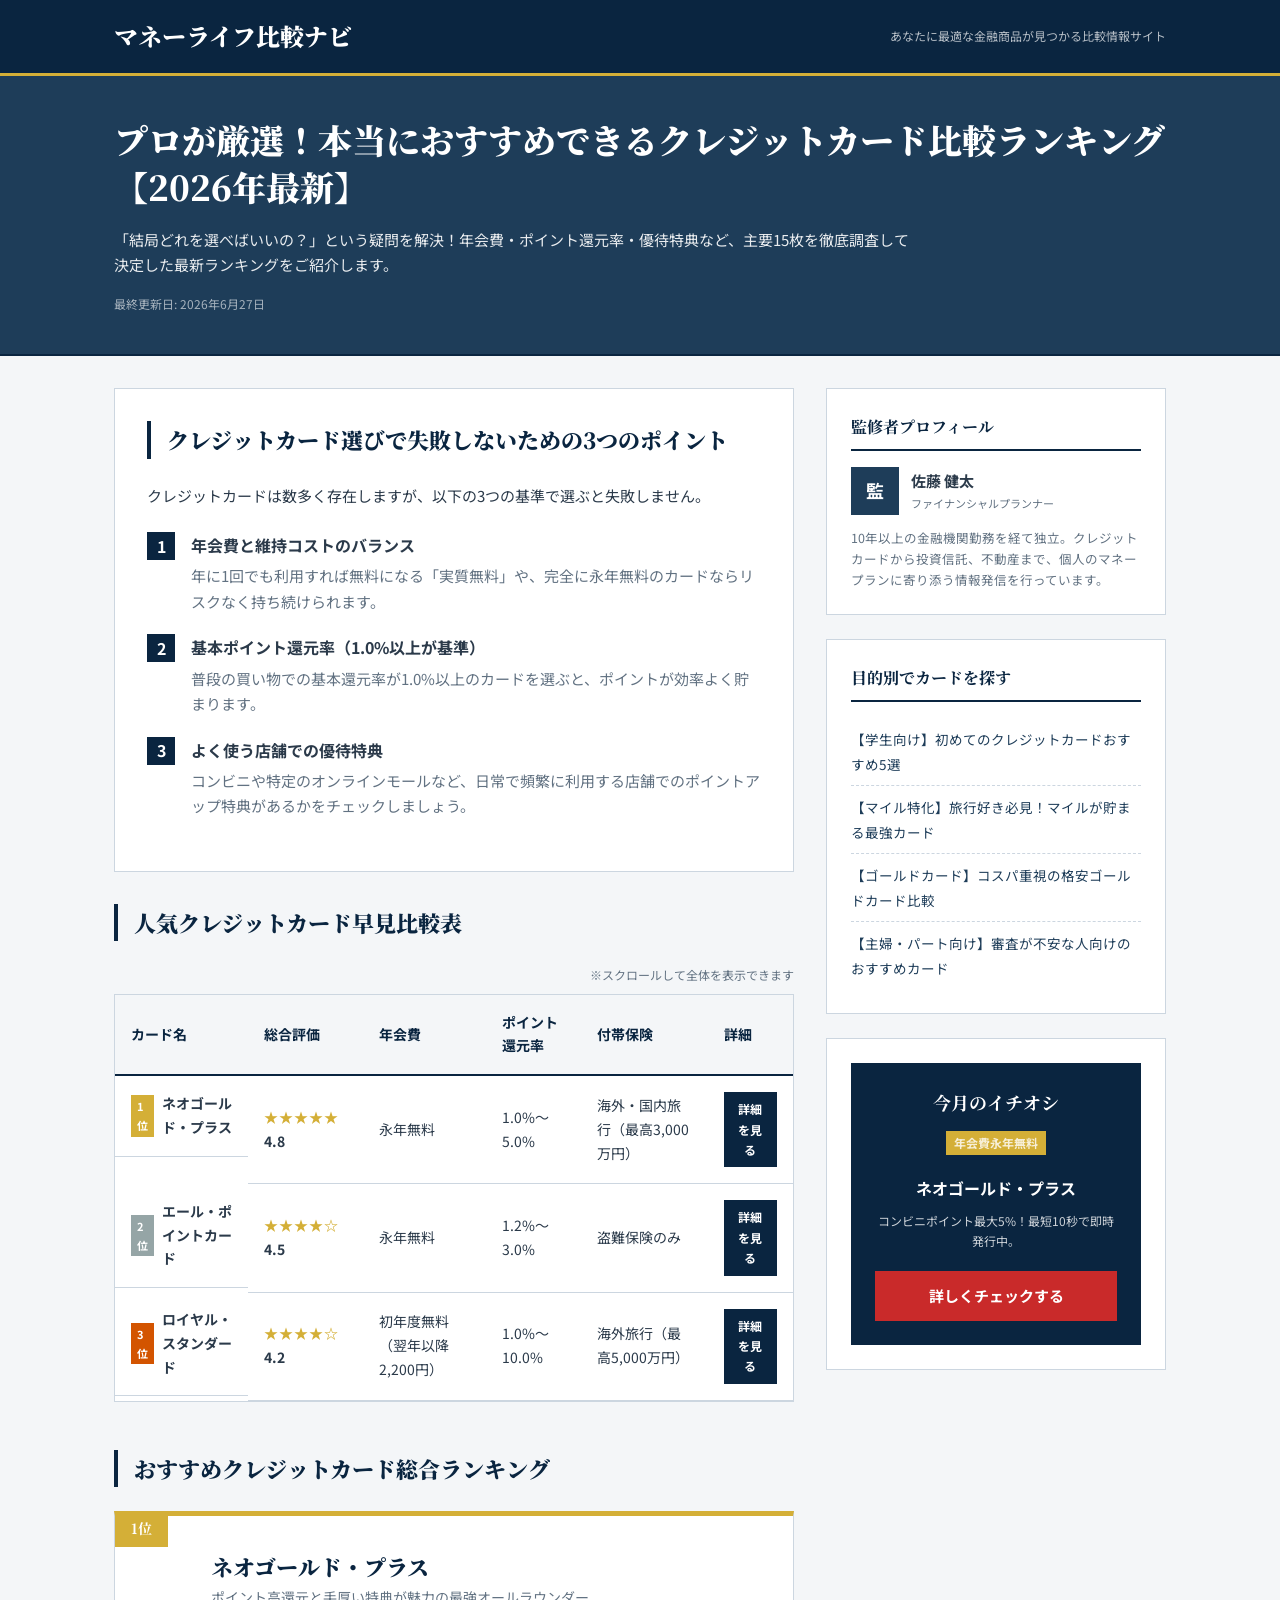
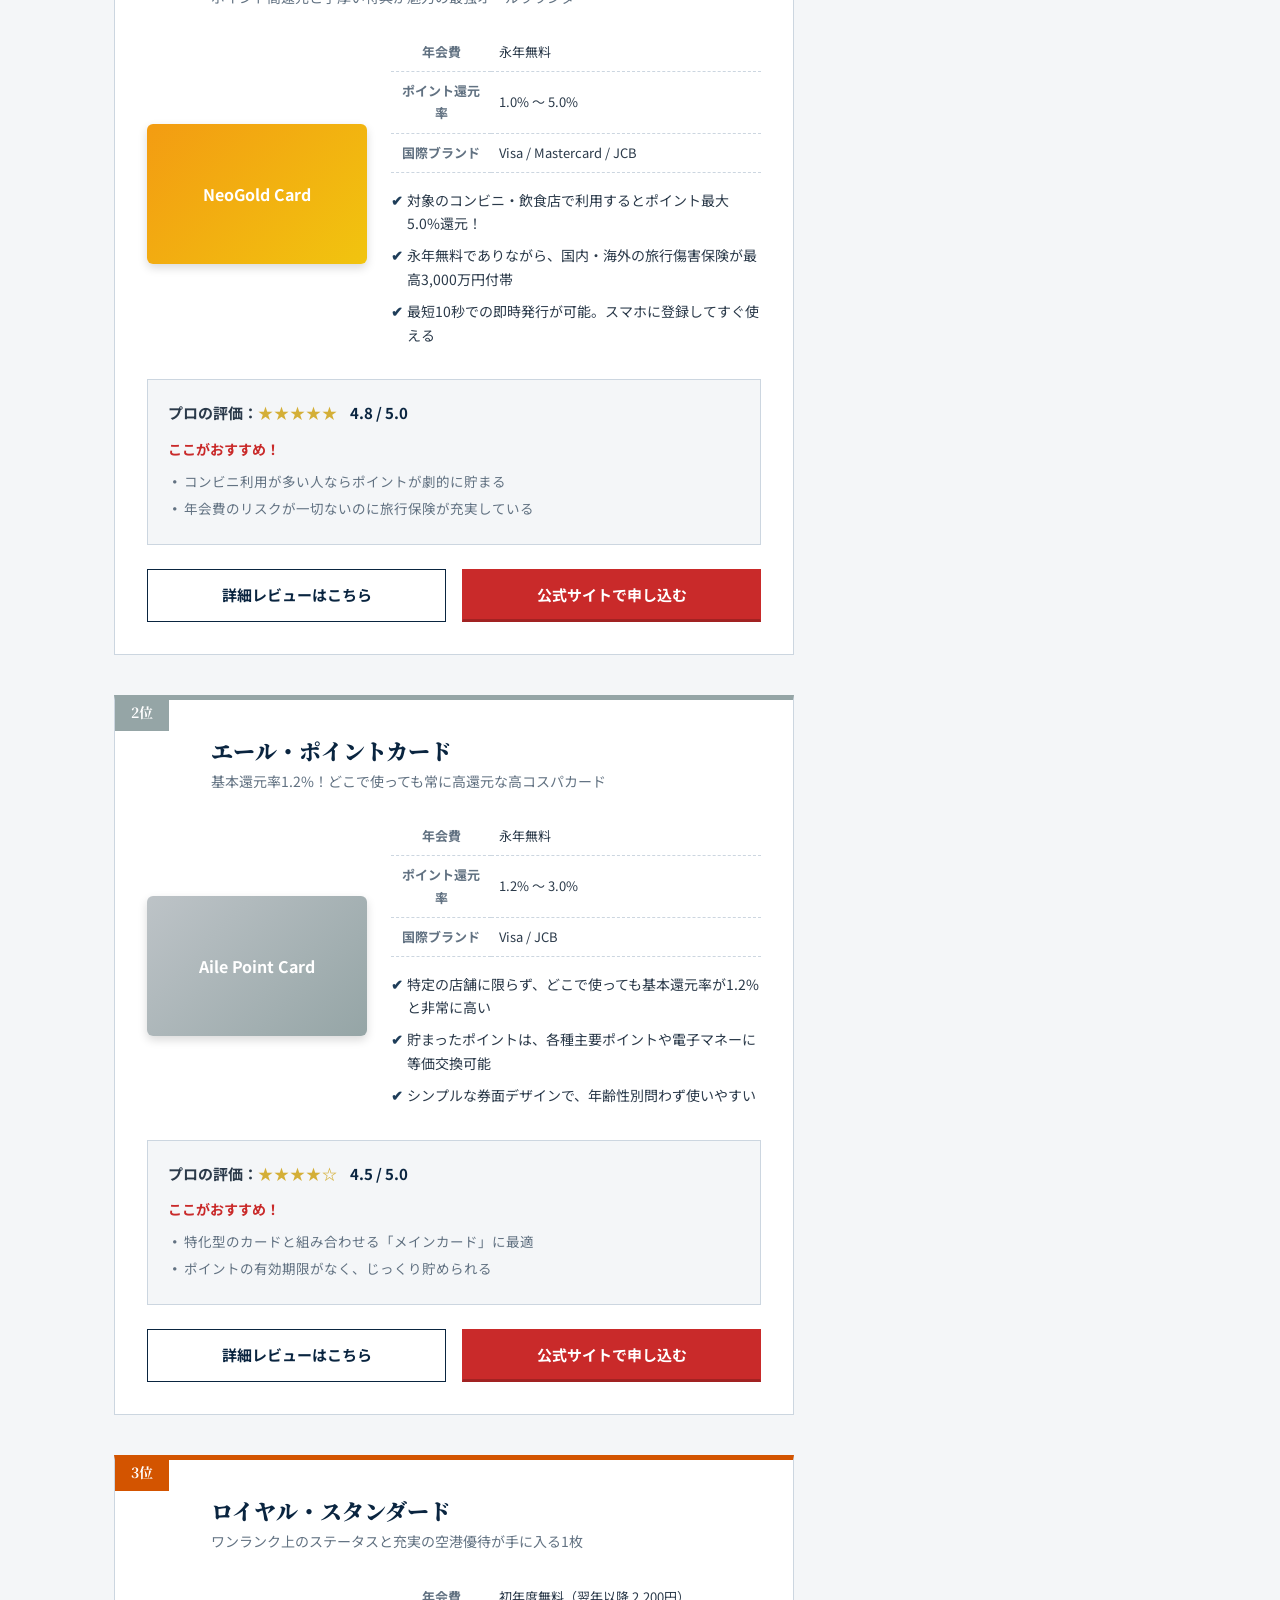
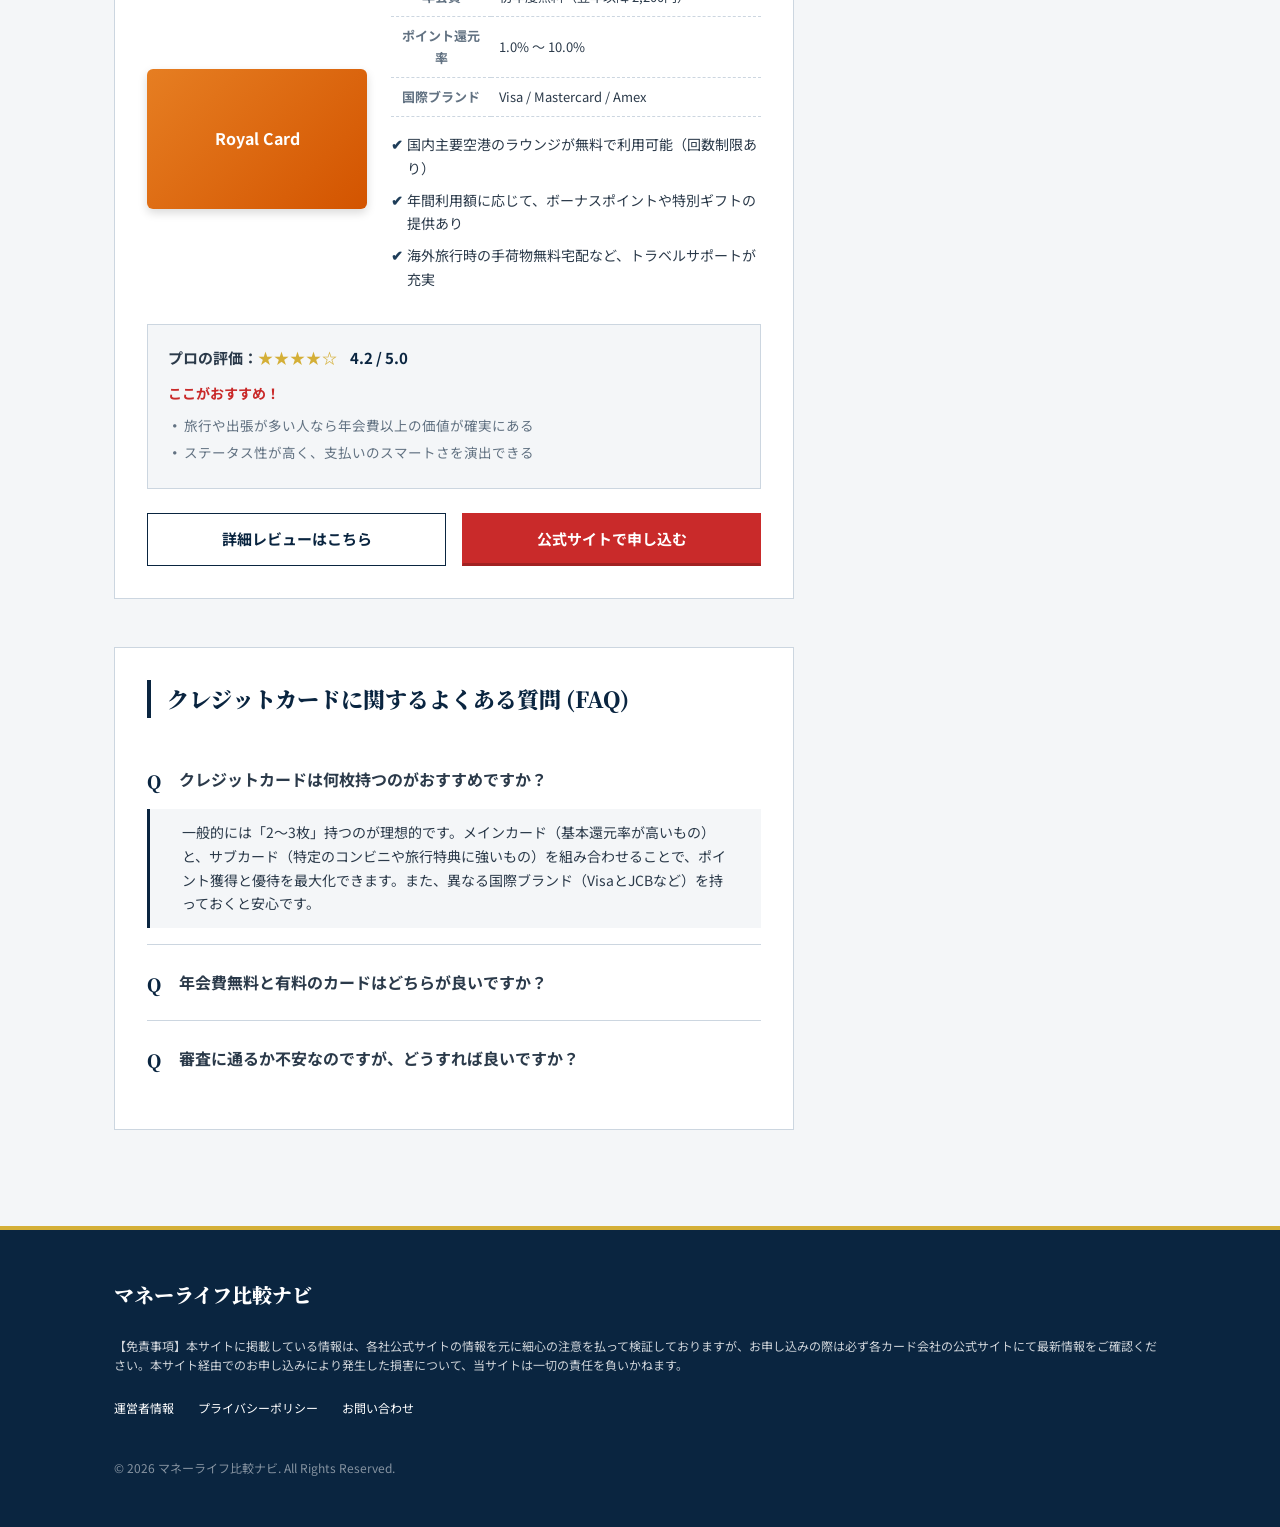
<file: 01_finance_ranking/index.html>
<!DOCTYPE html>
<html lang="ja">
<head>
  <meta charset="UTF-8">
  <meta name="viewport" content="width=device-width, initial-scale=1.0">
  <title>【2026年最新】クレジットカードおすすめ比較＆人気ランキング10選</title>
  <meta name="description" content="年会費無料やポイント還元率、マイルの貯まりやすさなど、本当に得するおすすめクレジットカードを徹底比較！あなたにピッタリの1枚が見つかります。">
  <link rel="preconnect" href="https://fonts.googleapis.com">
  <link rel="preconnect" href="https://fonts.gstatic.com" crossorigin>
  <link href="https://fonts.googleapis.com/css2?family=Noto+Serif+JP:wght@600;900&family=Noto+Sans+JP:wght@400;500;700&display=swap" rel="stylesheet">
  <link rel="stylesheet" href="style.css">
</head>
<body>

  <!-- ヘッダー -->
  <header class="site-header">
    <div class="container header-container">
      <div class="site-logo">
        <a href="#">マネーライフ比較ナビ</a>
      </div>
      <p class="site-tagline">あなたに最適な金融商品が見つかる比較情報サイト</p>
    </div>
  </header>

  <!-- メインビジュアル -->
  <div class="hero-section">
    <div class="container hero-container">
      <h1 class="hero-title">プロが厳選！本当におすすめできるクレジットカード比較ランキング【2026年最新】</h1>
      <p class="hero-desc">「結局どれを選べばいいの？」という疑問を解決！年会費・ポイント還元率・優待特典など、主要15枚を徹底調査して決定した最新ランキングをご紹介します。</p>
      <p class="hero-update">最終更新日: <time datetime="2026-06-27">2026年6月27日</time></p>
    </div>
  </div>

  <div class="container main-layout">
    <!-- メインコンテンツ -->
    <main class="main-content">
      
      <!-- 導入セクション -->
      <section class="intro-section card">
        <h2 class="section-title">クレジットカード選びで失敗しないための3つのポイント</h2>
        <p>クレジットカードは数多く存在しますが、以下の3つの基準で選ぶと失敗しません。</p>
        <ul class="point-list">
          <li>
            <strong class="point-num">1</strong>
            <div>
              <h3>年会費と維持コストのバランス</h3>
              <p>年に1回でも利用すれば無料になる「実質無料」や、完全に永年無料のカードならリスクなく持ち続けられます。</p>
            </div>
          </li>
          <li>
            <strong class="point-num">2</strong>
            <div>
              <h3>基本ポイント還元率（1.0%以上が基準）</h3>
              <p>普段の買い物での基本還元率が1.0%以上のカードを選ぶと、ポイントが効率よく貯まります。</p>
            </div>
          </li>
          <li>
            <strong class="point-num">3</strong>
            <div>
              <h3>よく使う店舗での優待特典</h3>
              <p>コンビニや特定のオンラインモールなど、日常で頻繁に利用する店舗でのポイントアップ特典があるかをチェックしましょう。</p>
            </div>
          </li>
        </ul>
      </section>

      <!-- 簡易比較テーブル -->
      <section class="comparison-section">
        <h2 class="section-title">人気クレジットカード早見比較表</h2>
        <p class="table-note">※スクロールして全体を表示できます</p>
        <div class="table-wrapper">
          <table class="comparison-table">
            <thead>
              <tr>
                <th>カード名</th>
                <th>総合評価</th>
                <th>年会費</th>
                <th>ポイント還元率</th>
                <th>付帯保険</th>
                <th>詳細</th>
              </tr>
            </thead>
            <tbody>
              <tr>
                <td class="td-card-name">
                  <span class="badge badge-rank1">1位</span>
                  <strong>ネオゴールド・プラス</strong>
                </td>
                <td class="td-eval"><span class="stars">★★★★★</span> 4.8</td>
                <td>永年無料</td>
                <td>1.0%〜5.0%</td>
                <td>海外・国内旅行（最高3,000万円）</td>
                <td><a href="#rank1" class="btn btn-sm">詳細を見る</a></td>
              </tr>
              <tr>
                <td class="td-card-name">
                  <span class="badge badge-rank2">2位</span>
                  <strong>エール・ポイントカード</strong>
                </td>
                <td class="td-eval"><span class="stars">★★★★☆</span> 4.5</td>
                <td>永年無料</td>
                <td>1.2%〜3.0%</td>
                <td>盗難保険のみ</td>
                <td><a href="#rank2" class="btn btn-sm">詳細を見る</a></td>
              </tr>
              <tr>
                <td class="td-card-name">
                  <span class="badge badge-rank3">3位</span>
                  <strong>ロイヤル・スタンダード</strong>
                </td>
                <td class="td-eval"><span class="stars">★★★★☆</span> 4.2</td>
                <td>初年度無料（翌年以降 2,200円）</td>
                <td>1.0%〜10.0%</td>
                <td>海外旅行（最高5,000万円）</td>
                <td><a href="#rank3" class="btn btn-sm">詳細を見る</a></td>
              </tr>
            </tbody>
          </table>
        </div>
      </section>

      <!-- ランキング -->
      <section class="ranking-section">
        <h2 class="section-title">おすすめクレジットカード総合ランキング</h2>

        <!-- 1位 -->
        <article id="rank1" class="ranking-card border-gold">
          <div class="rank-badge rank-badge-1">1位</div>
          <div class="card-header-area">
            <h3 class="card-title">ネオゴールド・プラス</h3>
            <p class="card-subtitle">ポイント高還元と手厚い特典が魅力の最強オールラウンダー</p>
          </div>
          <div class="card-body-area">
            <div class="card-visual">
              <div class="dummy-image-gold">NeoGold Card</div>
            </div>
            <div class="card-info">
              <table class="spec-table-mini">
                <tr><th>年会費</th><td>永年無料</td></tr>
                <tr><th>ポイント還元率</th><td>1.0% 〜 5.0%</td></tr>
                <tr><th>国際ブランド</th><td>Visa / Mastercard / JCB</td></tr>
              </table>
              <ul class="features-list">
                <li>対象のコンビニ・飲食店で利用するとポイント最大5.0%還元！</li>
                <li>永年無料でありながら、国内・海外の旅行傷害保険が最高3,000万円付帯</li>
                <li>最短10秒での即時発行が可能。スマホに登録してすぐ使える</li>
              </ul>
            </div>
          </div>
          <div class="card-eval-box">
            <div class="eval-stars">
              <span class="label">プロの評価：</span>
              <span class="stars">★★★★★</span>
              <span class="score">4.8 / 5.0</span>
            </div>
            <div class="points-box positive">
              <h4>ここがおすすめ！</h4>
              <ul>
                <li>コンビニ利用が多い人ならポイントが劇的に貯まる</li>
                <li>年会費のリスクが一切ないのに旅行保険が充実している</li>
              </ul>
            </div>
          </div>
          <div class="card-cta-area">
            <a href="#" class="btn btn-sub" target="_blank" rel="nofollow">詳細レビューはこちら</a>
            <a href="#" class="btn btn-main btn-bounce" target="_blank" rel="nofollow">公式サイトで申し込む</a>
          </div>
        </article>

        <!-- 2位 -->
        <article id="rank2" class="ranking-card border-silver">
          <div class="rank-badge rank-badge-2">2位</div>
          <div class="card-header-area">
            <h3 class="card-title">エール・ポイントカード</h3>
            <p class="card-subtitle">基本還元率1.2%！どこで使っても常に高還元な高コスパカード</p>
          </div>
          <div class="card-body-area">
            <div class="card-visual">
              <div class="dummy-image-silver">Aile Point Card</div>
            </div>
            <div class="card-info">
              <table class="spec-table-mini">
                <tr><th>年会費</th><td>永年無料</td></tr>
                <tr><th>ポイント還元率</th><td>1.2% 〜 3.0%</td></tr>
                <tr><th>国際ブランド</th><td>Visa / JCB</td></tr>
              </table>
              <ul class="features-list">
                <li>特定の店舗に限らず、どこで使っても基本還元率が1.2%と非常に高い</li>
                <li>貯まったポイントは、各種主要ポイントや電子マネーに等価交換可能</li>
                <li>シンプルな券面デザインで、年齢性別問わず使いやすい</li>
              </ul>
            </div>
          </div>
          <div class="card-eval-box">
            <div class="eval-stars">
              <span class="label">プロの評価：</span>
              <span class="stars">★★★★☆</span>
              <span class="score">4.5 / 5.0</span>
            </div>
            <div class="points-box positive">
              <h4>ここがおすすめ！</h4>
              <ul>
                <li>特化型のカードと組み合わせる「メインカード」に最適</li>
                <li>ポイントの有効期限がなく、じっくり貯められる</li>
              </ul>
            </div>
          </div>
          <div class="card-cta-area">
            <a href="#" class="btn btn-sub" target="_blank" rel="nofollow">詳細レビューはこちら</a>
            <a href="#" class="btn btn-main btn-bounce" target="_blank" rel="nofollow">公式サイトで申し込む</a>
          </div>
        </article>

        <!-- 3位 -->
        <article id="rank3" class="ranking-card border-bronze">
          <div class="rank-badge rank-badge-3">3位</div>
          <div class="card-header-area">
            <h3 class="card-title">ロイヤル・スタンダード</h3>
            <p class="card-subtitle">ワンランク上のステータスと充実の空港優待が手に入る1枚</p>
          </div>
          <div class="card-body-area">
            <div class="card-visual">
              <div class="dummy-image-bronze">Royal Card</div>
            </div>
            <div class="card-info">
              <table class="spec-table-mini">
                <tr><th>年会費</th><td>初年度無料（翌年以降 2,200円）</td></tr>
                <tr><th>ポイント還元率</th><td>1.0% 〜 10.0%</td></tr>
                <tr><th>国際ブランド</th><td>Visa / Mastercard / Amex</td></tr>
              </table>
              <ul class="features-list">
                <li>国内主要空港のラウンジが無料で利用可能（回数制限あり）</li>
                <li>年間利用額に応じて、ボーナスポイントや特別ギフトの提供あり</li>
                <li>海外旅行時の手荷物無料宅配など、トラベルサポートが充実</li>
              </ul>
            </div>
          </div>
          <div class="card-eval-box">
            <div class="eval-stars">
              <span class="label">プロの評価：</span>
              <span class="stars">★★★★☆</span>
              <span class="score">4.2 / 5.0</span>
            </div>
            <div class="points-box positive">
              <h4>ここがおすすめ！</h4>
              <ul>
                <li>旅行や出張が多い人なら年会費以上の価値が確実にある</li>
                <li>ステータス性が高く、支払いのスマートさを演出できる</li>
              </ul>
            </div>
          </div>
          <div class="card-cta-area">
            <a href="#" class="btn btn-sub" target="_blank" rel="nofollow">詳細レビューはこちら</a>
            <a href="#" class="btn btn-main btn-bounce" target="_blank" rel="nofollow">公式サイトで申し込む</a>
          </div>
        </article>
      </section>

      <!-- よくある質問FAQ -->
      <section class="faq-section card">
        <h2 class="section-title">クレジットカードに関するよくある質問 (FAQ)</h2>
        <div class="faq-accordion">
          <details class="faq-item" open>
            <summary class="faq-q">クレジットカードは何枚持つのがおすすめですか？</summary>
            <div class="faq-a">
              <p>一般的には「2〜3枚」持つのが理想的です。メインカード（基本還元率が高いもの）と、サブカード（特定のコンビニや旅行特典に強いもの）を組み合わせることで、ポイント獲得と優待を最大化できます。また、異なる国際ブランド（VisaとJCBなど）を持っておくと安心です。</p>
            </div>
          </details>
          <details class="faq-item">
            <summary class="faq-q">年会費無料と有料のカードはどちらが良いですか？</summary>
            <div class="faq-a">
              <p>カードの利用金額や特典をどれだけ活用するかによります。年間の決済額が少ない、あるいは特別な優待（空港ラウンジや手厚い保険）が不要な場合は「年会費永年無料」のカードで十分です。年間決済額が多く、優待や保険をフル活用できるなら、年会費有料のカードの方がトータルでお得になることがあります。</p>
            </div>
          </details>
          <details class="faq-item">
            <summary class="faq-q">審査に通るか不安なのですが、どうすれば良いですか？</summary>
            <div class="faq-a">
              <p>審査基準は公開されていませんが、一般的には以下の点に注意すると通りやすくなります。①複数のカードに同時に申し込まない（多重申込とみなされるため）、②申込時の情報を正確に記入する、③比較的審査が通りやすいと言われる一般カード（年会費無料系）から申し込む、の3点です。</p>
            </div>
          </details>
        </div>
      </section>
    </main>

    <!-- サイドバー -->
    <aside class="sidebar">
      <!-- プロフィール -->
      <div class="sidebar-widget widget-author">
        <h3 class="widget-title">監修者プロフィール</h3>
        <div class="author-info">
          <div class="author-avatar">監</div>
          <div>
            <h4 class="author-name">佐藤 健太</h4>
            <p class="author-title">ファイナンシャルプランナー</p>
          </div>
        </div>
        <p class="author-desc">10年以上の金融機関勤務を経て独立。クレジットカードから投資信託、不動産まで、個人のマネープランに寄り添う情報発信を行っています。</p>
      </div>

      <!-- ピックアップ記事 -->
      <div class="sidebar-widget">
        <h3 class="widget-title">目的別でカードを探す</h3>
        <ul class="widget-list">
          <li><a href="#">【学生向け】初めてのクレジットカードおすすめ5選</a></li>
          <li><a href="#">【マイル特化】旅行好き必見！マイルが貯まる最強カード</a></li>
          <li><a href="#">【ゴールドカード】コスパ重視の格安ゴールドカード比較</a></li>
          <li><a href="#">【主婦・パート向け】審査が不安な人向けのおすすめカード</a></li>
        </ul>
      </div>

      <!-- 固定バナー風ウィジェット -->
      <div class="sidebar-widget sticky-widget">
        <div class="sidebar-ad">
          <h3>今月のイチオシ</h3>
          <p class="ad-tag">年会費永年無料</p>
          <h4>ネオゴールド・プラス</h4>
          <p>コンビニポイント最大5%！最短10秒で即時発行中。</p>
          <a href="#rank1" class="btn btn-main btn-block">詳しくチェックする</a>
        </div>
      </div>
    </aside>
  </div>

  <!-- フッター -->
  <footer class="site-footer">
    <div class="container footer-container">
      <div class="footer-logo">マネーライフ比較ナビ</div>
      <p class="footer-disclaimer">【免責事項】本サイトに掲載している情報は、各社公式サイトの情報を元に細心の注意を払って検証しておりますが、お申し込みの際は必ず各カード会社の公式サイトにて最新情報をご確認ください。本サイト経由でのお申し込みにより発生した損害について、当サイトは一切の責任を負いかねます。</p>
      <ul class="footer-links">
        <li><a href="#">運営者情報</a></li>
        <li><a href="#">プライバシーポリシー</a></li>
        <li><a href="#">お問い合わせ</a></li>
      </ul>
      <p class="footer-copy">&copy; 2026 マネーライフ比較ナビ. All Rights Reserved.</p>
    </div>
  </footer>

</body>
</html>
</file>
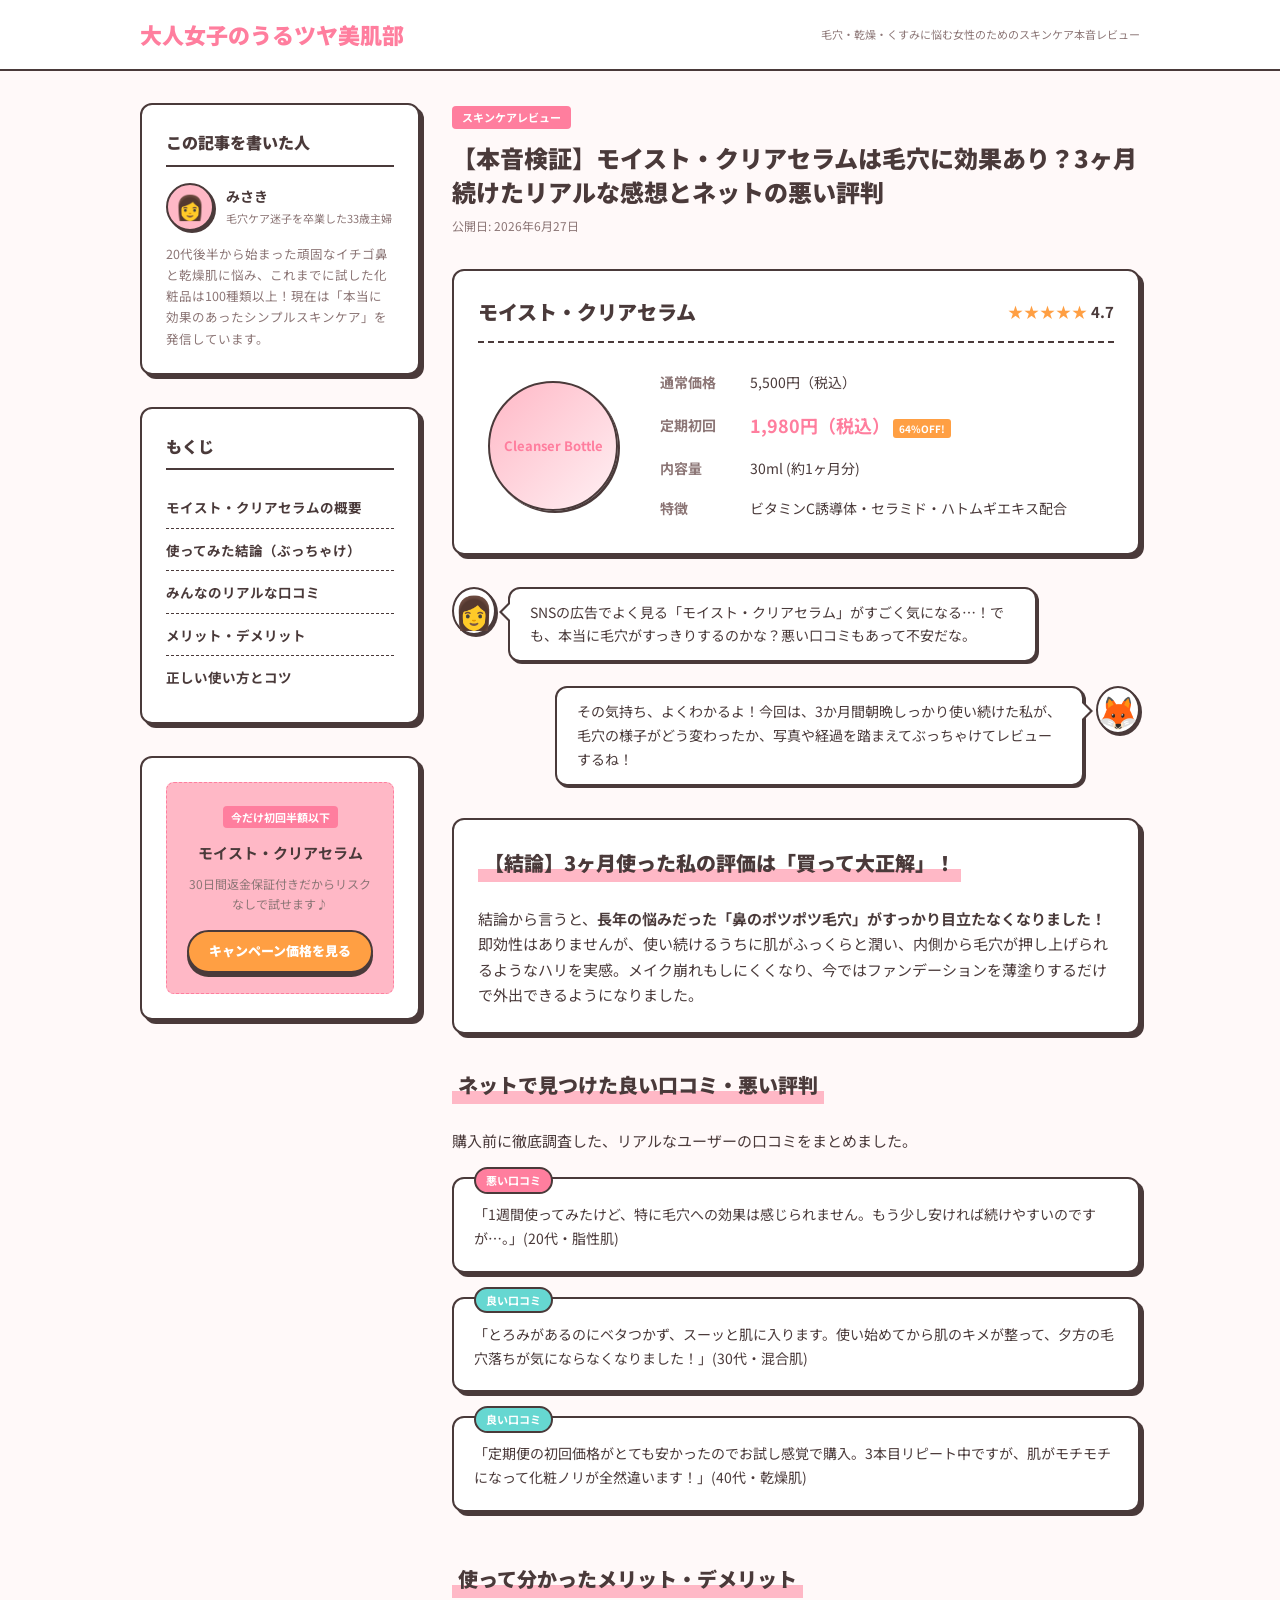
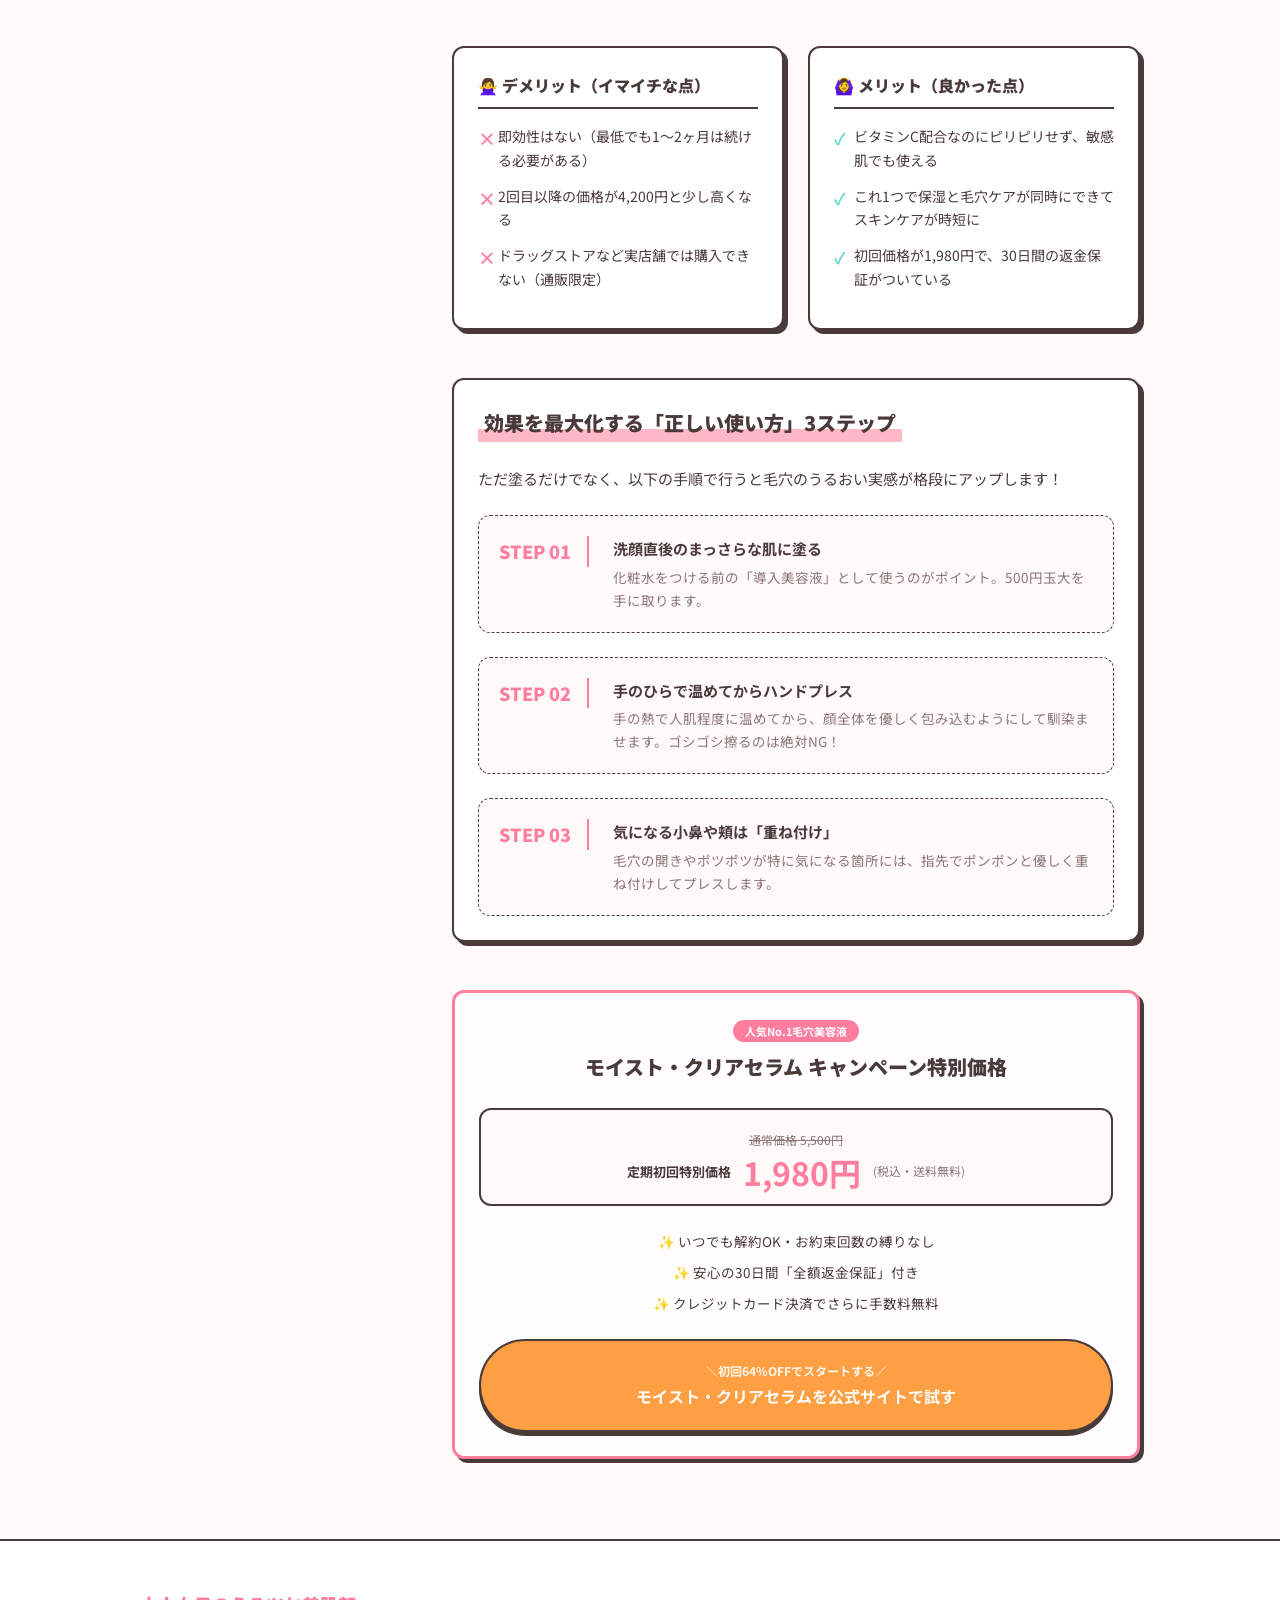
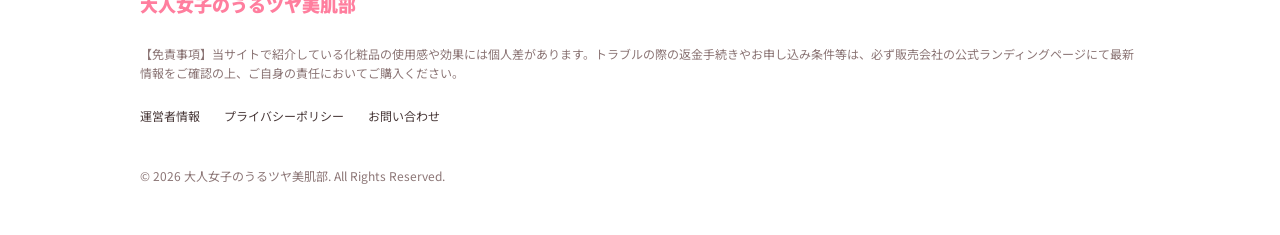
<file: 02_beauty_review/index.html>
<!DOCTYPE html>
<html lang="ja">
<head>
  <meta charset="UTF-8">
  <meta name="viewport" content="width=device-width, initial-scale=1.0">
  <title>毛穴対策の決定版？「モイスト・クリアセラム」を30代主婦が3ヶ月使った本音口コミレビュー</title>
  <meta name="description" content="SNSで話題の毛穴美容液「モイスト・クリアセラム」を実際に使ってみたリアルな効果をレビュー！良い口コミ・悪い評判、使い方まで分かりやすくまとめました。">
  <link rel="preconnect" href="https://fonts.googleapis.com">
  <link rel="preconnect" href="https://fonts.gstatic.com" crossorigin>
  <link href="https://fonts.googleapis.com/css2?family=Noto+Sans+JP:wght@400;500;700;900&display=swap" rel="stylesheet">
  <link rel="stylesheet" href="style.css">
</head>
<body>

  <!-- ヘッダー -->
  <header class="site-header">
    <div class="container header-container">
      <div class="site-logo">
        <a href="#">大人女子のうるツヤ美肌部</a>
      </div>
      <p class="site-tagline">毛穴・乾燥・くすみに悩む女性のためのスキンケア本音レビュー</p>
    </div>
  </header>

  <div class="container main-layout">
    <!-- 左サイドバー -->
    <aside class="sidebar">
      <!-- プロフィール -->
      <div class="sidebar-widget widget-author">
        <h3 class="widget-title">この記事を書いた人</h3>
        <div class="author-info">
          <div class="author-avatar">
            <span class="avatar-emoji">👩</span>
          </div>
          <div>
            <h4 class="author-name">みさき</h4>
            <p class="author-title">毛穴ケア迷子を卒業した33歳主婦</p>
          </div>
        </div>
        <p class="author-desc">20代後半から始まった頑固なイチゴ鼻と乾燥肌に悩み、これまでに試した化粧品は100種類以上！現在は「本当に効果のあったシンプルスキンケア」を発信しています。</p>
      </div>

      <!-- 目次 -->
      <div class="sidebar-widget">
        <h3 class="widget-title">もくじ</h3>
        <ul class="widget-list">
          <li><a href="#summary">モイスト・クリアセラムの概要</a></li>
          <li><a href="#conclusion">使ってみた結論（ぶっちゃけ）</a></li>
          <li><a href="#voice">みんなのリアルな口コミ</a></li>
          <li><a href="#proscons">メリット・デメリット</a></li>
          <li><a href="#step">正しい使い方とコツ</a></li>
        </ul>
      </div>

      <!-- 固定バナー風ウィジェット -->
      <div class="sidebar-widget sticky-widget">
        <div class="sidebar-ad">
          <span class="ad-badge">今だけ初回半額以下</span>
          <h4>モイスト・クリアセラム</h4>
          <p>30日間返金保証付きだからリスクなしで試せます♪</p>
          <a href="#cta-area" class="btn btn-main btn-block">キャンペーン価格を見る</a>
        </div>
      </div>
    </aside>

    <!-- 右メインコンテンツ -->
    <main class="main-content">
      
      <div class="article-header">
        <span class="cat-tag">スキンケアレビュー</span>
        <h1 class="entry-title">【本音検証】モイスト・クリアセラムは毛穴に効果あり？3ヶ月続けたリアルな感想とネットの悪い評判</h1>
        <p class="entry-meta">公開日: <time datetime="2026-06-27">2026年6月27日</time></p>
      </div>

      <!-- 商品概要カード -->
      <section id="summary" class="product-card card">
        <div class="prod-header">
          <h2 class="prod-title">モイスト・クリアセラム</h2>
          <span class="prod-rating"><span class="stars">★★★★★</span> 4.7</span>
        </div>
        <div class="prod-body">
          <div class="prod-img-area">
            <div class="dummy-cosme-img">Cleanser Bottle</div>
          </div>
          <div class="prod-info-area">
            <table class="prod-spec-table">
              <tr><th>通常価格</th><td>5,500円（税込）</td></tr>
              <tr><th>定期初回</th><td><strong>1,980円（税込）</strong> <span class="discount-tag">64%OFF!</span></td></tr>
              <tr><th>内容量</th><td>30ml (約1ヶ月分)</td></tr>
              <tr><th>特徴</th><td>ビタミンC誘導体・セラミド・ハトムギエキス配合</td></tr>
            </table>
          </div>
        </div>
      </section>

      <!-- 導入会話（吹き出し） -->
      <section class="intro-dialog">
        <div class="chat-bubble chat-left">
          <div class="chat-avatar">👩</div>
          <div class="chat-text-wrapper">
            <p class="chat-text">SNSの広告でよく見る「モイスト・クリアセラム」がすごく気になる…！でも、本当に毛穴がすっきりするのかな？悪い口コミもあって不安だな。</p>
          </div>
        </div>
        <div class="chat-bubble chat-right">
          <div class="chat-avatar">🦊</div>
          <div class="chat-text-wrapper">
            <p class="chat-text">その気持ち、よくわかるよ！今回は、3か月間朝晩しっかり使い続けた私が、毛穴の様子がどう変わったか、写真や経過を踏まえてぶっちゃけてレビューするね！</p>
          </div>
        </div>
      </section>

      <!-- 総合結論 -->
      <section id="conclusion" class="conclusion-section card">
        <h2 class="section-title">【結論】3ヶ月使った私の評価は「買って大正解」！</h2>
        <p>結論から言うと、<strong>長年の悩みだった「鼻のポツポツ毛穴」がすっかり目立たなくなりました！</strong></p>
        <p>即効性はありませんが、使い続けるうちに肌がふっくらと潤い、内側から毛穴が押し上げられるようなハリを実感。メイク崩れもしにくくなり、今ではファンデーションを薄塗りするだけで外出できるようになりました。</p>
      </section>

      <!-- 口コミセクション -->
      <section id="voice" class="voice-section">
        <h2 class="section-title">ネットで見つけた良い口コミ・悪い評判</h2>
        <p>購入前に徹底調査した、リアルなユーザーの口コミをまとめました。</p>
        
        <div class="voices-container">
          <div class="voice-box negative">
            <span class="voice-badge">悪い口コミ</span>
            <p class="voice-text">「1週間使ってみたけど、特に毛穴への効果は感じられません。もう少し安ければ続けやすいのですが…。」(20代・脂性肌)</p>
          </div>
          <div class="voice-box positive">
            <span class="voice-badge">良い口コミ</span>
            <p class="voice-text">「とろみがあるのにベタつかず、スーッと肌に入ります。使い始めてから肌のキメが整って、夕方の毛穴落ちが気にならなくなりました！」(30代・混合肌)</p>
          </div>
          <div class="voice-box positive">
            <span class="voice-badge">良い口コミ</span>
            <p class="voice-text">「定期便の初回価格がとても安かったのでお試し感覚で購入。3本目リピート中ですが、肌がモチモチになって化粧ノリが全然違います！」(40代・乾燥肌)</p>
          </div>
        </div>
      </section>

      <!-- メリット・デメリット -->
      <section id="proscons" class="proscons-section">
        <h2 class="section-title">使って分かったメリット・デメリット</h2>
        
        <div class="proscons-grid">
          <!-- デメリット -->
          <div class="proscons-box cons-card">
            <h3>🙅‍♀️ デメリット（イマイチな点）</h3>
            <ul>
              <li>即効性はない（最低でも1〜2ヶ月は続ける必要がある）</li>
              <li>2回目以降の価格が4,200円と少し高くなる</li>
              <li>ドラッグストアなど実店舗では購入できない（通販限定）</li>
            </ul>
          </div>
          <!-- メリット -->
          <div class="proscons-box pros-card">
            <h3>🙆‍♀️ メリット（良かった点）</h3>
            <ul>
              <li>ビタミンC配合なのにピリピリせず、敏感肌でも使える</li>
              <li>これ1つで保湿と毛穴ケアが同時にできてスキンケアが時短に</li>
              <li>初回価格が1,980円で、30日間の返金保証がついている</li>
            </ul>
          </div>
        </div>
      </section>

      <!-- 使い方ステップ -->
      <section id="step" class="step-section card">
        <h2 class="section-title">効果を最大化する「正しい使い方」3ステップ</h2>
        <p>ただ塗るだけでなく、以下の手順で行うと毛穴のうるおい実感が格段にアップします！</p>
        
        <ol class="step-list">
          <li>
            <div class="step-num">STEP 01</div>
            <div class="step-content">
              <h4>洗顔直後のまっさらな肌に塗る</h4>
              <p>化粧水をつける前の「導入美容液」として使うのがポイント。500円玉大を手に取ります。</p>
            </div>
          </li>
          <li>
            <div class="step-num">STEP 02</div>
            <div class="step-content">
              <h4>手のひらで温めてからハンドプレス</h4>
              <p>手の熱で人肌程度に温めてから、顔全体を優しく包み込むようにして馴染ませます。ゴシゴシ擦るのは絶対NG！</p>
            </div>
          </li>
          <li>
            <div class="step-num">STEP 03</div>
            <div class="step-content">
              <h4>気になる小鼻や頬は「重ね付け」</h4>
              <p>毛穴の開きやポツポツが特に気になる箇所には、指先でポンポンと優しく重ね付けしてプレスします。</p>
            </div>
          </li>
        </ol>
      </section>

      <!-- CTAエリア -->
      <section id="cta-area" class="cta-box card">
        <div class="cta-header">
          <span class="cta-badge">人気No.1毛穴美容液</span>
          <h3>モイスト・クリアセラム キャンペーン特別価格</h3>
        </div>
        <div class="cta-body">
          <div class="cta-price">
            <span class="old-price">通常価格 5,500円</span>
            <div class="new-price">
              <span>定期初回特別価格</span>
              <strong>1,980円</strong>
              <span class="tax-in">(税込・送料無料)</span>
            </div>
          </div>
          <ul class="cta-guarantees">
            <li>いつでも解約OK・お約束回数の縛りなし</li>
            <li>安心の30日間「全額返金保証」付き</li>
            <li>クレジットカード決済でさらに手数料無料</li>
          </ul>
          <a href="#" class="btn btn-main btn-bounce btn-block" target="_blank" rel="nofollow">
            <span>＼初回64%OFFでスタートする／</span>
            <strong>モイスト・クリアセラムを公式サイトで試す</strong>
          </a>
        </div>
      </section>

    </main>
  </div>

  <!-- フッター -->
  <footer class="site-footer">
    <div class="container footer-container">
      <div class="footer-logo">大人女子のうるツヤ美肌部</div>
      <p class="footer-disclaimer">【免責事項】当サイトで紹介している化粧品の使用感や効果には個人差があります。トラブルの際の返金手続きやお申し込み条件等は、必ず販売会社の公式ランディングページにて最新情報をご確認の上、ご自身の責任においてご購入ください。</p>
      <ul class="footer-links">
        <li><a href="#">運営者情報</a></li>
        <li><a href="#">プライバシーポリシー</a></li>
        <li><a href="#">お問い合わせ</a></li>
      </ul>
      <p class="footer-copy">&copy; 2026 大人女子のうるツヤ美肌部. All Rights Reserved.</p>
    </div>
  </footer>

</body>
</html>
</file>
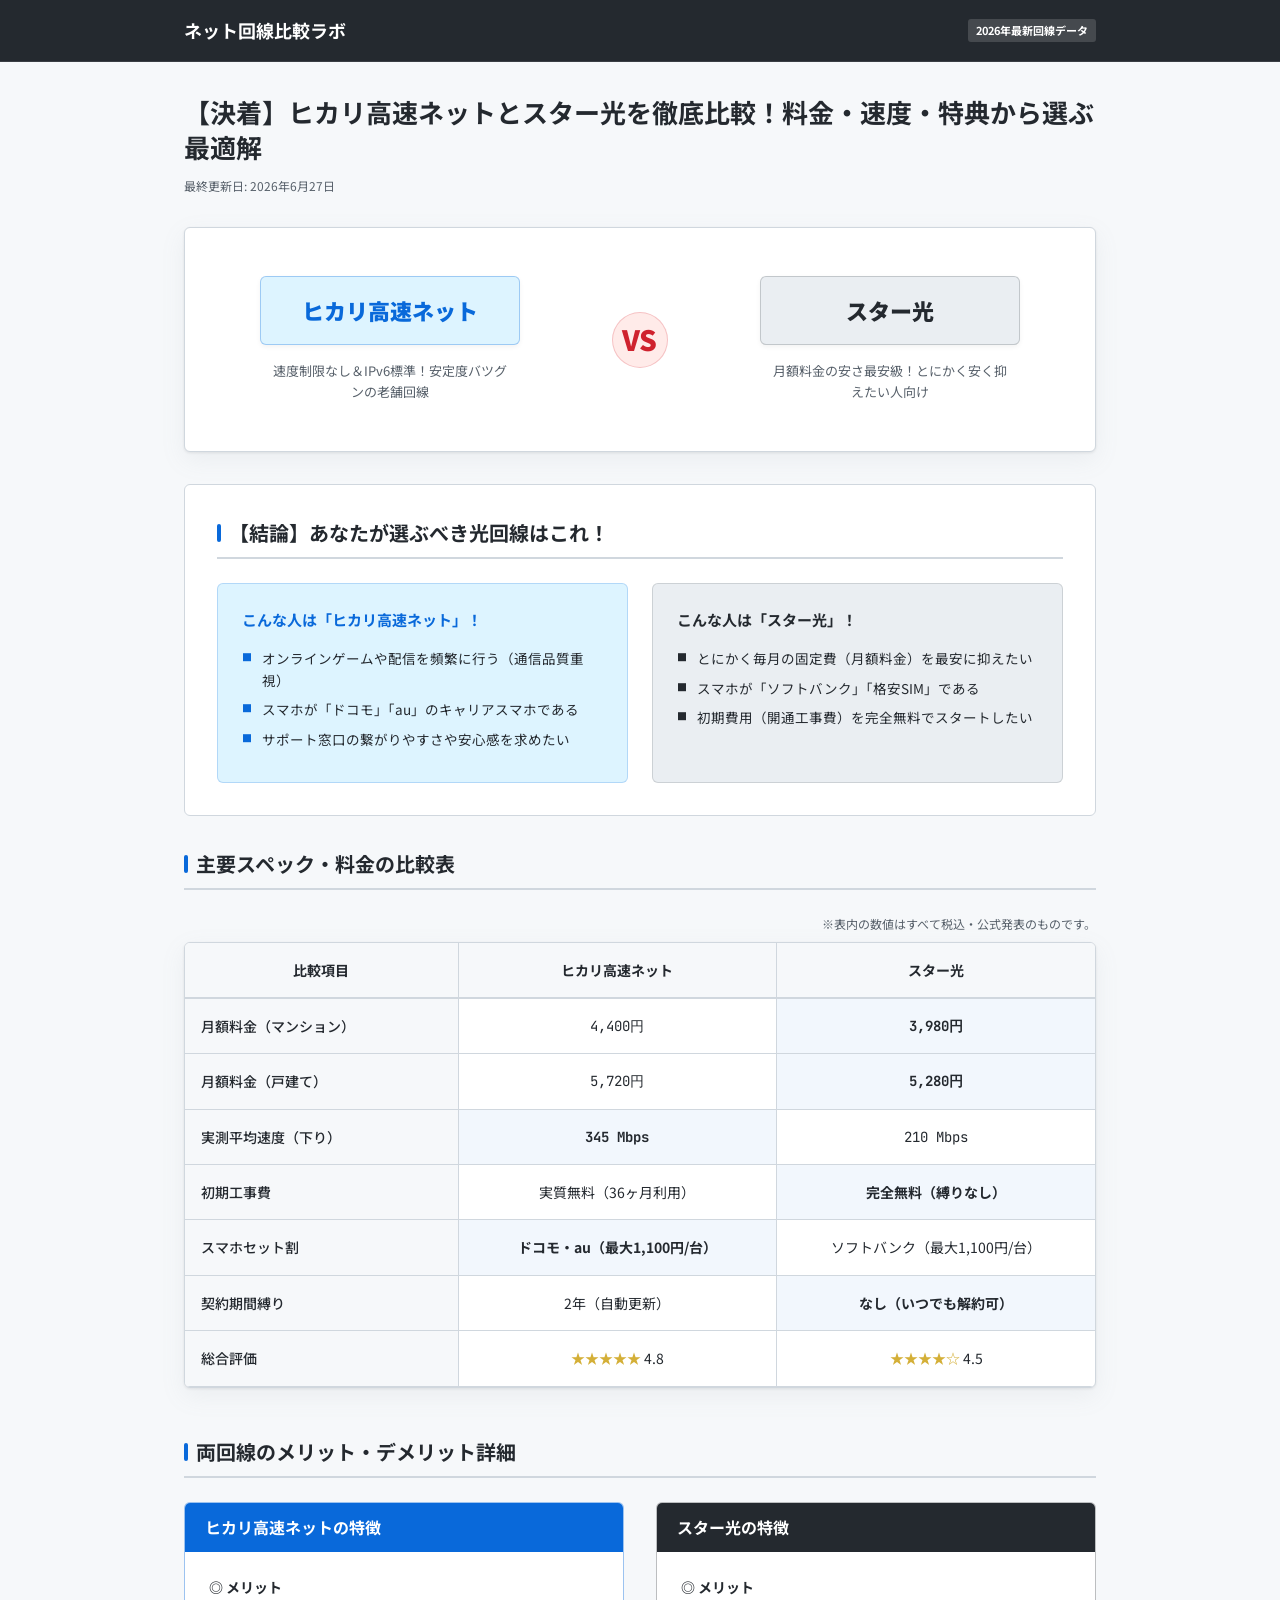
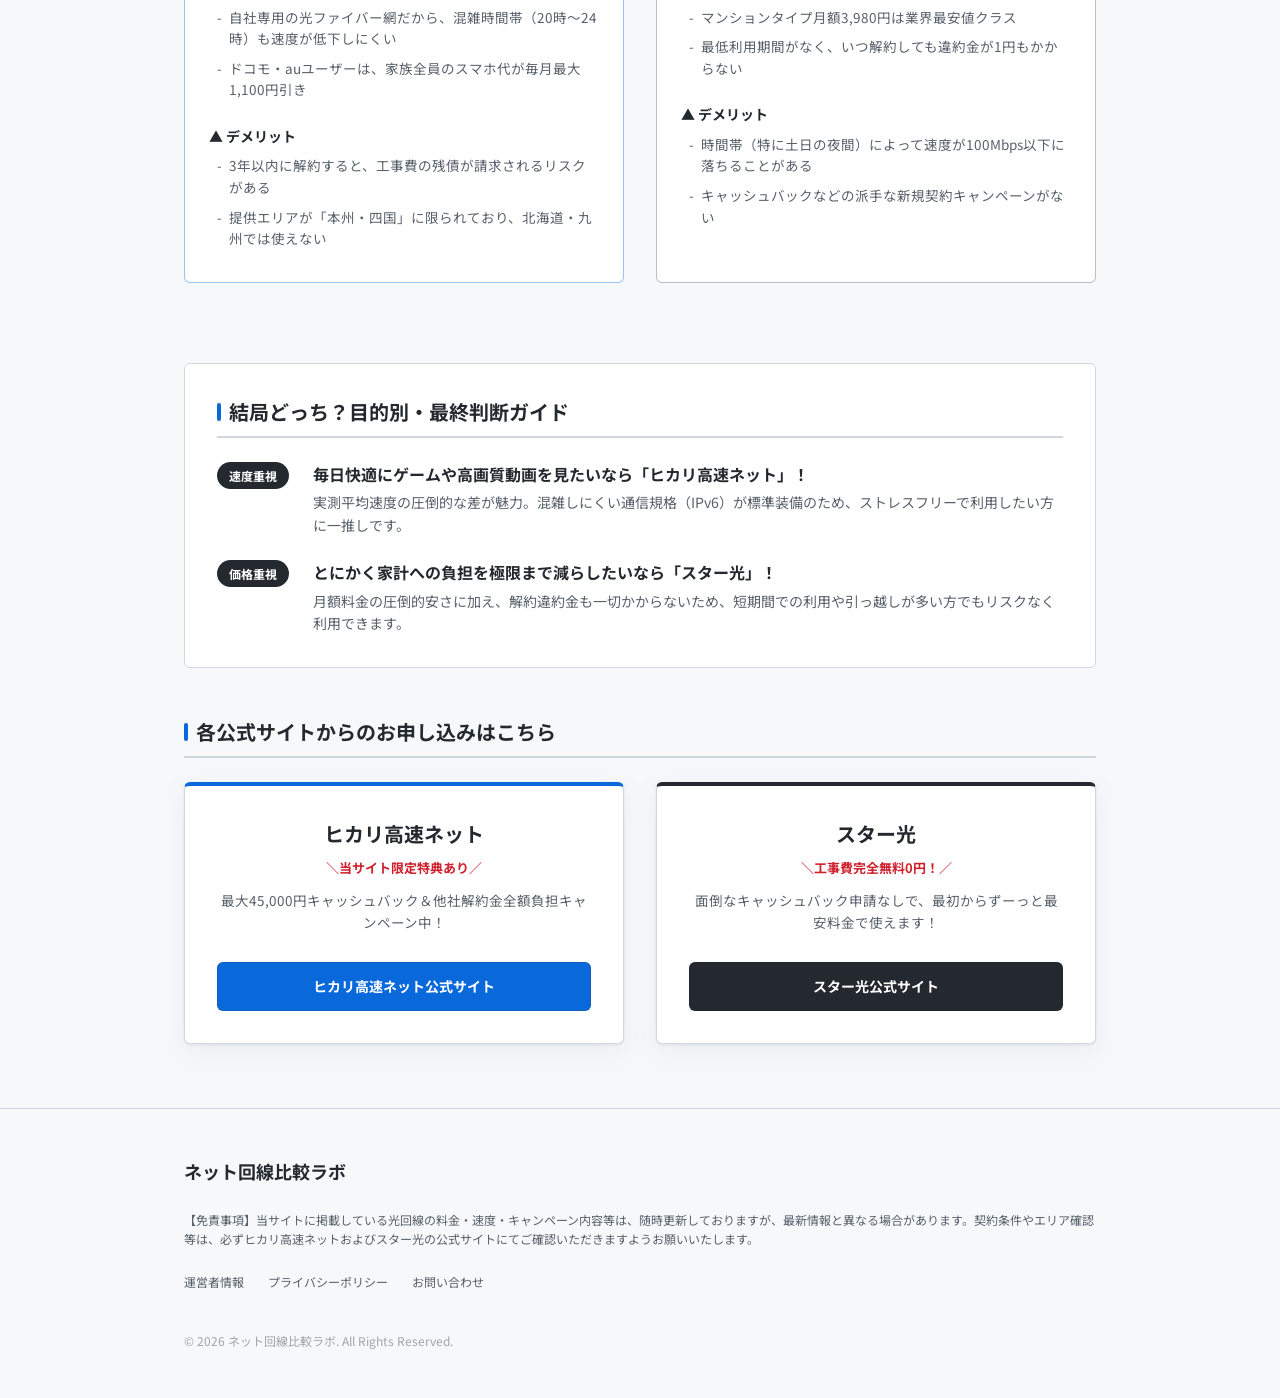
<file: 03_gadget_vs/index.html>
<!DOCTYPE html>
<html lang="ja">
<head>
  <meta charset="UTF-8">
  <meta name="viewport" content="width=device-width, initial-scale=1.0">
  <title>【徹底比較】ヒカリ高速ネット vs スター光！2026年選ぶならどっち？料金・速度・実測値を検証</title>
  <meta name="description" content="光回線の定番「ヒカリ高速ネット」と「スター光」の2大回線を徹底比較！月額料金、実質速度、工事費、スマホセット割まで、どっちがあなたにとってお得か白黒つけます。">
  <link rel="preconnect" href="https://fonts.googleapis.com">
  <link rel="preconnect" href="https://fonts.gstatic.com" crossorigin>
  <link href="https://fonts.googleapis.com/css2?family=JetBrains+Mono:wght@400;700&family=Noto+Sans+JP:wght@400;500;700;900&display=swap" rel="stylesheet">
  <link rel="stylesheet" href="style.css">
</head>
<body>

  <!-- ヘッダー -->
  <header class="site-header">
    <div class="container header-container">
      <div class="site-logo">
        <a href="#">ネット回線比較ラボ</a>
      </div>
      <span class="header-badge">2026年最新回線データ</span>
    </div>
  </header>

  <!-- メインコンテンツ (1カラム) -->
  <main class="container main-content">
    
    <div class="article-header">
      <h1 class="entry-title">【決着】ヒカリ高速ネットとスター光を徹底比較！料金・速度・特典から選ぶ最適解</h1>
      <p class="entry-meta">最終更新日: <time datetime="2026-06-27">2026年6月27日</time></p>
    </div>

    <!-- 対決ビジュアル -->
    <section class="vs-hero">
      <div class="vs-competitor vs-left">
        <div class="vs-logo-area logocolor-blue">ヒカリ高速ネット</div>
        <p class="vs-summary">速度制限なし＆IPv6標準！安定度バツグンの老舗回線</p>
      </div>
      <div class="vs-center">VS</div>
      <div class="vs-competitor vs-right">
        <div class="vs-logo-area logocolor-dark">スター光</div>
        <p class="vs-summary">月額料金の安さ最安級！とにかく安く抑えたい人向け</p>
      </div>
    </section>

    <!-- 一言結論（サマリー） -->
    <section class="summary-section card">
      <h2 class="section-title">【結論】あなたが選ぶべき光回線はこれ！</h2>
      <div class="summary-grid">
        <div class="summary-box select-a">
          <h3>こんな人は「ヒカリ高速ネット」！</h3>
          <ul>
            <li>オンラインゲームや配信を頻繁に行う（通信品質重視）</li>
            <li>スマホが「ドコモ」「au」のキャリアスマホである</li>
            <li>サポート窓口の繋がりやすさや安心感を求めたい</li>
          </ul>
        </div>
        <div class="summary-box select-b">
          <h3>こんな人は「スター光」！</h3>
          <ul>
            <li>とにかく毎月の固定費（月額料金）を最安に抑えたい</li>
            <li>スマホが「ソフトバンク」「格安SIM」である</li>
            <li>初期費用（開通工事費）を完全無料でスタートしたい</li>
          </ul>
        </div>
      </div>
    </section>

    <!-- 項目別比較テーブル -->
    <section class="comparison-section">
      <h2 class="section-title">主要スペック・料金の比較表</h2>
      <p class="table-note">※表内の数値はすべて税込・公式発表のものです。</p>
      <div class="table-wrapper">
        <table class="vs-table">
          <thead>
            <tr>
              <th>比較項目</th>
              <th class="col-a">ヒカリ高速ネット</th>
              <th class="col-b">スター光</th>
            </tr>
          </thead>
          <tbody>
            <tr>
              <th>月額料金（マンション）</th>
              <td class="col-a code-font">4,400円</td>
              <td class="col-b code-font highlight-cell">3,980円</td>
            </tr>
            <tr>
              <th>月額料金（戸建て）</th>
              <td class="col-a code-font">5,720円</td>
              <td class="col-b code-font highlight-cell">5,280円</td>
            </tr>
            <tr>
              <th>実測平均速度（下り）</th>
              <td class="col-a code-font highlight-cell">345 Mbps</td>
              <td class="col-b code-font">210 Mbps</td>
            </tr>
            <tr>
              <th>初期工事費</th>
              <td class="col-a">実質無料（36ヶ月利用）</td>
              <td class="col-b highlight-cell">完全無料（縛りなし）</td>
            </tr>
            <tr>
              <th>スマホセット割</th>
              <td class="col-a highlight-cell">ドコモ・au（最大1,100円/台）</td>
              <td class="col-b">ソフトバンク（最大1,100円/台）</td>
            </tr>
            <tr>
              <th>契約期間縛り</th>
              <td class="col-a">2年（自動更新）</td>
              <td class="col-b highlight-cell">なし（いつでも解約可）</td>
            </tr>
            <tr>
              <th>総合評価</th>
              <td class="col-a"><span class="stars">★★★★★</span> 4.8</td>
              <td class="col-b"><span class="stars">★★★★☆</span> 4.5</td>
            </tr>
          </tbody>
        </table>
      </div>
    </section>

    <!-- 各社のメリット・デメリット -->
    <section class="details-section">
      <h2 class="section-title">両回線のメリット・デメリット詳細</h2>
      
      <div class="details-grid">
        <!-- A社の詳細 -->
        <div class="detail-card card border-blue">
          <div class="detail-header bg-blue">ヒカリ高速ネットの特徴</div>
          <div class="detail-body">
            <div class="proscons-box">
              <h4>◎ メリット</h4>
              <ul>
                <li>自社専用の光ファイバー網だから、混雑時間帯（20時〜24時）も速度が低下しにくい</li>
                <li>ドコモ・auユーザーは、家族全員のスマホ代が毎月最大1,100円引き</li>
              </ul>
            </div>
            <div class="proscons-box">
              <h4>▲ デメリット</h4>
              <ul>
                <li>3年以内に解約すると、工事費の残債が請求されるリスクがある</li>
                <li>提供エリアが「本州・四国」に限られており、北海道・九州では使えない</li>
              </ul>
            </div>
          </div>
        </div>

        <!-- B社の詳細 -->
        <div class="detail-card card border-dark">
          <div class="detail-header bg-dark">スター光の特徴</div>
          <div class="detail-body">
            <div class="proscons-box">
              <h4>◎ メリット</h4>
              <ul>
                <li>マンションタイプ月額3,980円は業界最安値クラス</li>
                <li>最低利用期間がなく、いつ解約しても違約金が1円もかからない</li>
              </ul>
            </div>
            <div class="proscons-box">
              <h4>▲ デメリット</h4>
              <ul>
                <li>時間帯（特に土日の夜間）によって速度が100Mbps以下に落ちることがある</li>
                <li>キャッシュバックなどの派手な新規契約キャンペーンがない</li>
              </ul>
            </div>
          </div>
        </div>
      </div>
    </section>

    <!-- ターゲット別の選び方 -->
    <section class="decision-section card">
      <h2 class="section-title">結局どっち？目的別・最終判断ガイド</h2>
      <ul class="decision-list">
        <li>
          <div class="decision-badge">速度重視</div>
          <div>
            <strong>毎日快適にゲームや高画質動画を見たいなら「ヒカリ高速ネット」！</strong>
            <p>実測平均速度の圧倒的な差が魅力。混雑しにくい通信規格（IPv6）が標準装備のため、ストレスフリーで利用したい方に一推しです。</p>
          </div>
        </li>
        <li>
          <div class="decision-badge">価格重視</div>
          <div>
            <strong>とにかく家計への負担を極限まで減らしたいなら「スター光」！</strong>
            <p>月額料金の圧倒的安さに加え、解約違約金も一切かからないため、短期間での利用や引っ越しが多い方でもリスクなく利用できます。</p>
          </div>
        </li>
      </ul>
    </section>

    <!-- 左右並列CTA -->
    <section class="vs-cta-section">
      <h2 class="section-title text-center">各公式サイトからのお申し込みはこちら</h2>
      <div class="cta-grid">
        <div class="cta-card border-blue">
          <h3>ヒカリ高速ネット</h3>
          <p>＼当サイト限定特典あり／</p>
          <p class="cta-desc">最大45,000円キャッシュバック＆他社解約金全額負担キャンペーン中！</p>
          <a href="#" class="btn btn-blue btn-block" target="_blank" rel="nofollow">ヒカリ高速ネット公式サイト</a>
        </div>
        <div class="cta-card border-dark">
          <h3>スター光</h3>
          <p>＼工事費完全無料0円！／</p>
          <p class="cta-desc">面倒なキャッシュバック申請なしで、最初からずーっと最安料金で使えます！</p>
          <a href="#" class="btn btn-dark btn-block" target="_blank" rel="nofollow">スター光公式サイト</a>
        </div>
      </div>
    </section>

  </main>

  <!-- フッター -->
  <footer class="site-footer">
    <div class="container footer-container">
      <div class="footer-logo">ネット回線比較ラボ</div>
      <p class="footer-disclaimer">【免責事項】当サイトに掲載している光回線の料金・速度・キャンペーン内容等は、随時更新しておりますが、最新情報と異なる場合があります。契約条件やエリア確認等は、必ずヒカリ高速ネットおよびスター光の公式サイトにてご確認いただきますようお願いいたします。</p>
      <ul class="footer-links">
        <li><a href="#">運営者情報</a></li>
        <li><a href="#">プライバシーポリシー</a></li>
        <li><a href="#">お問い合わせ</a></li>
      </ul>
      <p class="footer-copy">&copy; 2026 ネット回線比較ラボ. All Rights Reserved.</p>
    </div>
  </footer>

</body>
</html>
</file>
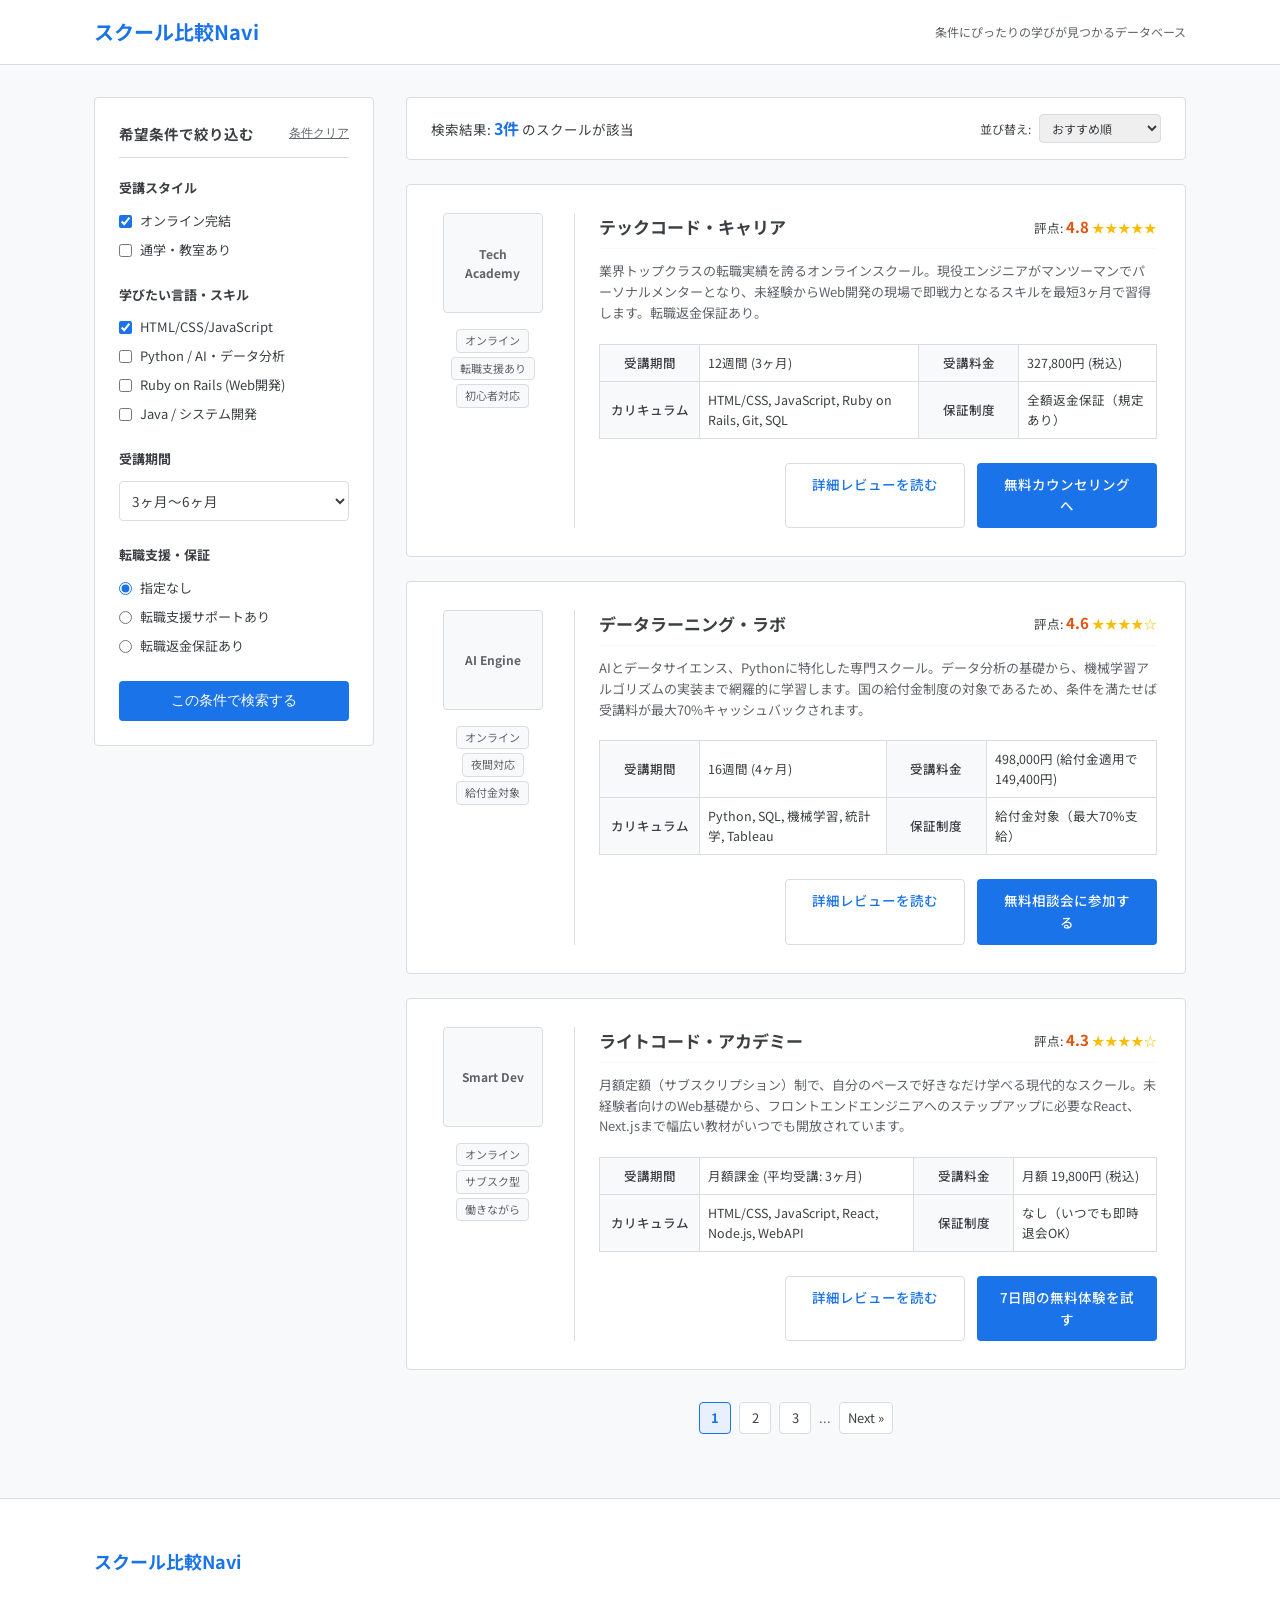
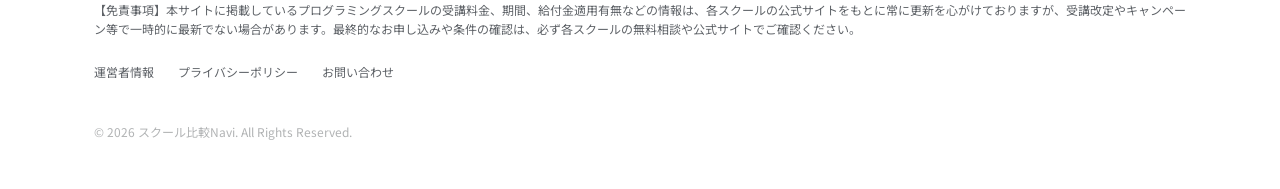
<file: 04_career_search/index.html>
<!DOCTYPE html>
<html lang="ja">
<head>
  <meta charset="UTF-8">
  <meta name="viewport" content="width=device-width, initial-scale=1.0">
  <title>【徹底検索】自分に合うプログラミングスクールおすすめ絞り込み検索</title>
  <meta name="description" content="受講スタイル、価格帯、目的、転職支援の有無など、あなたの希望条件から最適なプログラミングスクールを絞り込んで比較・検索できます。">
  <link rel="preconnect" href="https://fonts.googleapis.com">
  <link rel="preconnect" href="https://fonts.gstatic.com" crossorigin>
  <link href="https://fonts.googleapis.com/css2?family=Noto+Sans+JP:wght@400;500;700&display=swap" rel="stylesheet">
  <link rel="stylesheet" href="style.css">
</head>
<body>

  <!-- ヘッダー -->
  <header class="site-header">
    <div class="container header-container">
      <div class="site-logo">
        <a href="#">スクール比較Navi</a>
      </div>
      <p class="site-tagline">条件にぴったりの学びが見つかるデータベース</p>
    </div>
  </header>

  <div class="container main-layout">
    <!-- 左サイドバー: 絞り込み条件 -->
    <aside class="search-sidebar">
      <div class="filter-card">
        <div class="filter-header">
          <h3>希望条件で絞り込む</h3>
          <button type="button" class="btn-clear">条件クリア</button>
        </div>

        <form class="filter-form">
          <!-- 受講スタイル -->
          <div class="filter-group">
            <h4 class="filter-title">受講スタイル</h4>
            <label class="checkbox-label">
              <input type="checkbox" name="style" value="online" checked>
              <span>オンライン完結</span>
            </label>
            <label class="checkbox-label">
              <input type="checkbox" name="style" value="classroom">
              <span>通学・教室あり</span>
            </label>
          </div>

          <!-- 学びたい言語・目的 -->
          <div class="filter-group">
            <h4 class="filter-title">学びたい言語・スキル</h4>
            <label class="checkbox-label">
              <input type="checkbox" name="lang" value="web" checked>
              <span>HTML/CSS/JavaScript</span>
            </label>
            <label class="checkbox-label">
              <input type="checkbox" name="lang" value="python">
              <span>Python / AI・データ分析</span>
            </label>
            <label class="checkbox-label">
              <input type="checkbox" name="lang" value="ruby">
              <span>Ruby on Rails (Web開発)</span>
            </label>
            <label class="checkbox-label">
              <input type="checkbox" name="lang" value="java">
              <span>Java / システム開発</span>
            </label>
          </div>

          <!-- 受講期間 -->
          <div class="filter-group">
            <h4 class="filter-title">受講期間</h4>
            <select name="duration" class="form-select">
              <option value="any">指定なし</option>
              <option value="short">〜3ヶ月</option>
              <option value="medium" selected>3ヶ月〜6ヶ月</option>
              <option value="long">6ヶ月以上</option>
            </select>
          </div>

          <!-- 転職サポート -->
          <div class="filter-group">
            <h4 class="filter-title">転職支援・保証</h4>
            <label class="radio-label">
              <input type="radio" name="support" value="any" checked>
              <span>指定なし</span>
            </label>
            <label class="radio-label">
              <input type="radio" name="support" value="job-change">
              <span>転職支援サポートあり</span>
            </label>
            <label class="radio-label">
              <input type="radio" name="support" value="guarantee">
              <span>転職返金保証あり</span>
            </label>
          </div>

          <button type="submit" class="btn btn-primary btn-block">この条件で検索する</button>
        </form>
      </div>
    </aside>

    <!-- 右メイン: 検索結果一覧 -->
    <main class="main-content">
      
      <!-- 結果数・並び替え -->
      <div class="results-header">
        <p class="results-count">検索結果: <strong>3件</strong> のスクールが該当</p>
        <div class="sort-select-wrapper">
          <label for="sort-select">並び替え:</label>
          <select id="sort-select" class="form-select-sm">
            <option value="recommend">おすすめ順</option>
            <option value="price-asc">受講料が安い順</option>
            <option value="rating">評価が高い順</option>
          </select>
        </div>
      </div>

      <!-- スクールカード1 -->
      <article class="result-card">
        <div class="card-left">
          <div class="dummy-logo">Tech Academy</div>
          <div class="tags-row">
            <span class="tag">オンライン</span>
            <span class="tag">転職支援あり</span>
            <span class="tag">初心者対応</span>
          </div>
        </div>
        <div class="card-right">
          <div class="card-header-row">
            <h3 class="school-name">テックコード・キャリア</h3>
            <span class="rating">評点: <strong>4.8</strong> <span class="stars">★★★★★</span></span>
          </div>
          <p class="school-desc">業界トップクラスの転職実績を誇るオンラインスクール。現役エンジニアがマンツーマンでパーソナルメンターとなり、未経験からWeb開発の現場で即戦力となるスキルを最短3ヶ月で習得します。転職返金保証あり。</p>
          
          <table class="spec-table">
            <tr>
              <th>受講期間</th><td>12週間 (3ヶ月)</td>
              <th>受講料金</th><td>327,800円 (税込)</td>
            </tr>
            <tr>
              <th>カリキュラム</th><td>HTML/CSS, JavaScript, Ruby on Rails, Git, SQL</td>
              <th>保証制度</th><td>全額返金保証（規定あり）</td>
            </tr>
          </table>

          <div class="card-action-row">
            <a href="#" class="btn btn-outline" target="_blank" rel="nofollow">詳細レビューを読む</a>
            <a href="#" class="btn btn-primary" target="_blank" rel="nofollow">無料カウンセリングへ</a>
          </div>
        </div>
      </article>

      <!-- スクールカード2 -->
      <article class="result-card">
        <div class="card-left">
          <div class="dummy-logo">AI Engine</div>
          <div class="tags-row">
            <span class="tag">オンライン</span>
            <span class="tag">夜間対応</span>
            <span class="tag">給付金対象</span>
          </div>
        </div>
        <div class="card-right">
          <div class="card-header-row">
            <h3 class="school-name">データラーニング・ラボ</h3>
            <span class="rating">評点: <strong>4.6</strong> <span class="stars">★★★★☆</span></span>
          </div>
          <p class="school-desc">AIとデータサイエンス、Pythonに特化した専門スクール。データ分析の基礎から、機械学習アルゴリズムの実装まで網羅的に学習します。国の給付金制度の対象であるため、条件を満たせば受講料が最大70%キャッシュバックされます。</p>
          
          <table class="spec-table">
            <tr>
              <th>受講期間</th><td>16週間 (4ヶ月)</td>
              <th>受講料金</th><td>498,000円 (給付金適用で149,400円)</td>
            </tr>
            <tr>
              <th>カリキュラム</th><td>Python, SQL, 機械学習, 統計学, Tableau</td>
              <th>保証制度</th><td>給付金対象（最大70%支給）</td>
            </tr>
          </table>

          <div class="card-action-row">
            <a href="#" class="btn btn-outline" target="_blank" rel="nofollow">詳細レビューを読む</a>
            <a href="#" class="btn btn-primary" target="_blank" rel="nofollow">無料相談会に参加する</a>
          </div>
        </div>
      </article>

      <!-- スクールカード3 -->
      <article class="result-card">
        <div class="card-left">
          <div class="dummy-logo">Smart Dev</div>
          <div class="tags-row">
            <span class="tag">オンライン</span>
            <span class="tag">サブスク型</span>
            <span class="tag">働きながら</span>
          </div>
        </div>
        <div class="card-right">
          <div class="card-header-row">
            <h3 class="school-name">ライトコード・アカデミー</h3>
            <span class="rating">評点: <strong>4.3</strong> <span class="stars">★★★★☆</span></span>
          </div>
          <p class="school-desc">月額定額（サブスクリプション）制で、自分のペースで好きなだけ学べる現代的なスクール。未経験者向けのWeb基礎から、フロントエンドエンジニアへのステップアップに必要なReact、Next.jsまで幅広い教材がいつでも開放されています。</p>
          
          <table class="spec-table">
            <tr>
              <th>受講期間</th><td>月額課金 (平均受講: 3ヶ月)</td>
              <th>受講料金</th><td>月額 19,800円 (税込)</td>
            </tr>
            <tr>
              <th>カリキュラム</th><td>HTML/CSS, JavaScript, React, Node.js, WebAPI</td>
              <th>保証制度</th><td>なし（いつでも即時退会OK）</td>
            </tr>
          </table>

          <div class="card-action-row">
            <a href="#" class="btn btn-outline" target="_blank" rel="nofollow">詳細レビューを読む</a>
            <a href="#" class="btn btn-primary" target="_blank" rel="nofollow">7日間の無料体験を試す</a>
          </div>
        </div>
      </article>

      <!-- ページネーション -->
      <nav class="pagination">
        <span class="page-num current">1</span>
        <a href="#" class="page-num">2</a>
        <a href="#" class="page-num">3</a>
        <span class="page-divider">...</span>
        <a href="#" class="page-num">Next &raquo;</a>
      </nav>

    </main>
  </div>

  <!-- フッター -->
  <footer class="site-footer">
    <div class="container footer-container">
      <div class="footer-logo">スクール比較Navi</div>
      <p class="footer-disclaimer">【免責事項】本サイトに掲載しているプログラミングスクールの受講料金、期間、給付金適用有無などの情報は、各スクールの公式サイトをもとに常に更新を心がけておりますが、受講改定やキャンペーン等で一時的に最新でない場合があります。最終的なお申し込みや条件の確認は、必ず各スクールの無料相談や公式サイトでご確認ください。</p>
      <ul class="footer-links">
        <li><a href="#">運営者情報</a></li>
        <li><a href="#">プライバシーポリシー</a></li>
        <li><a href="#">お問い合わせ</a></li>
      </ul>
      <p class="footer-copy">&copy; 2026 スクール比較Navi. All Rights Reserved.</p>
    </div>
  </footer>

</body>
</html>
</file>
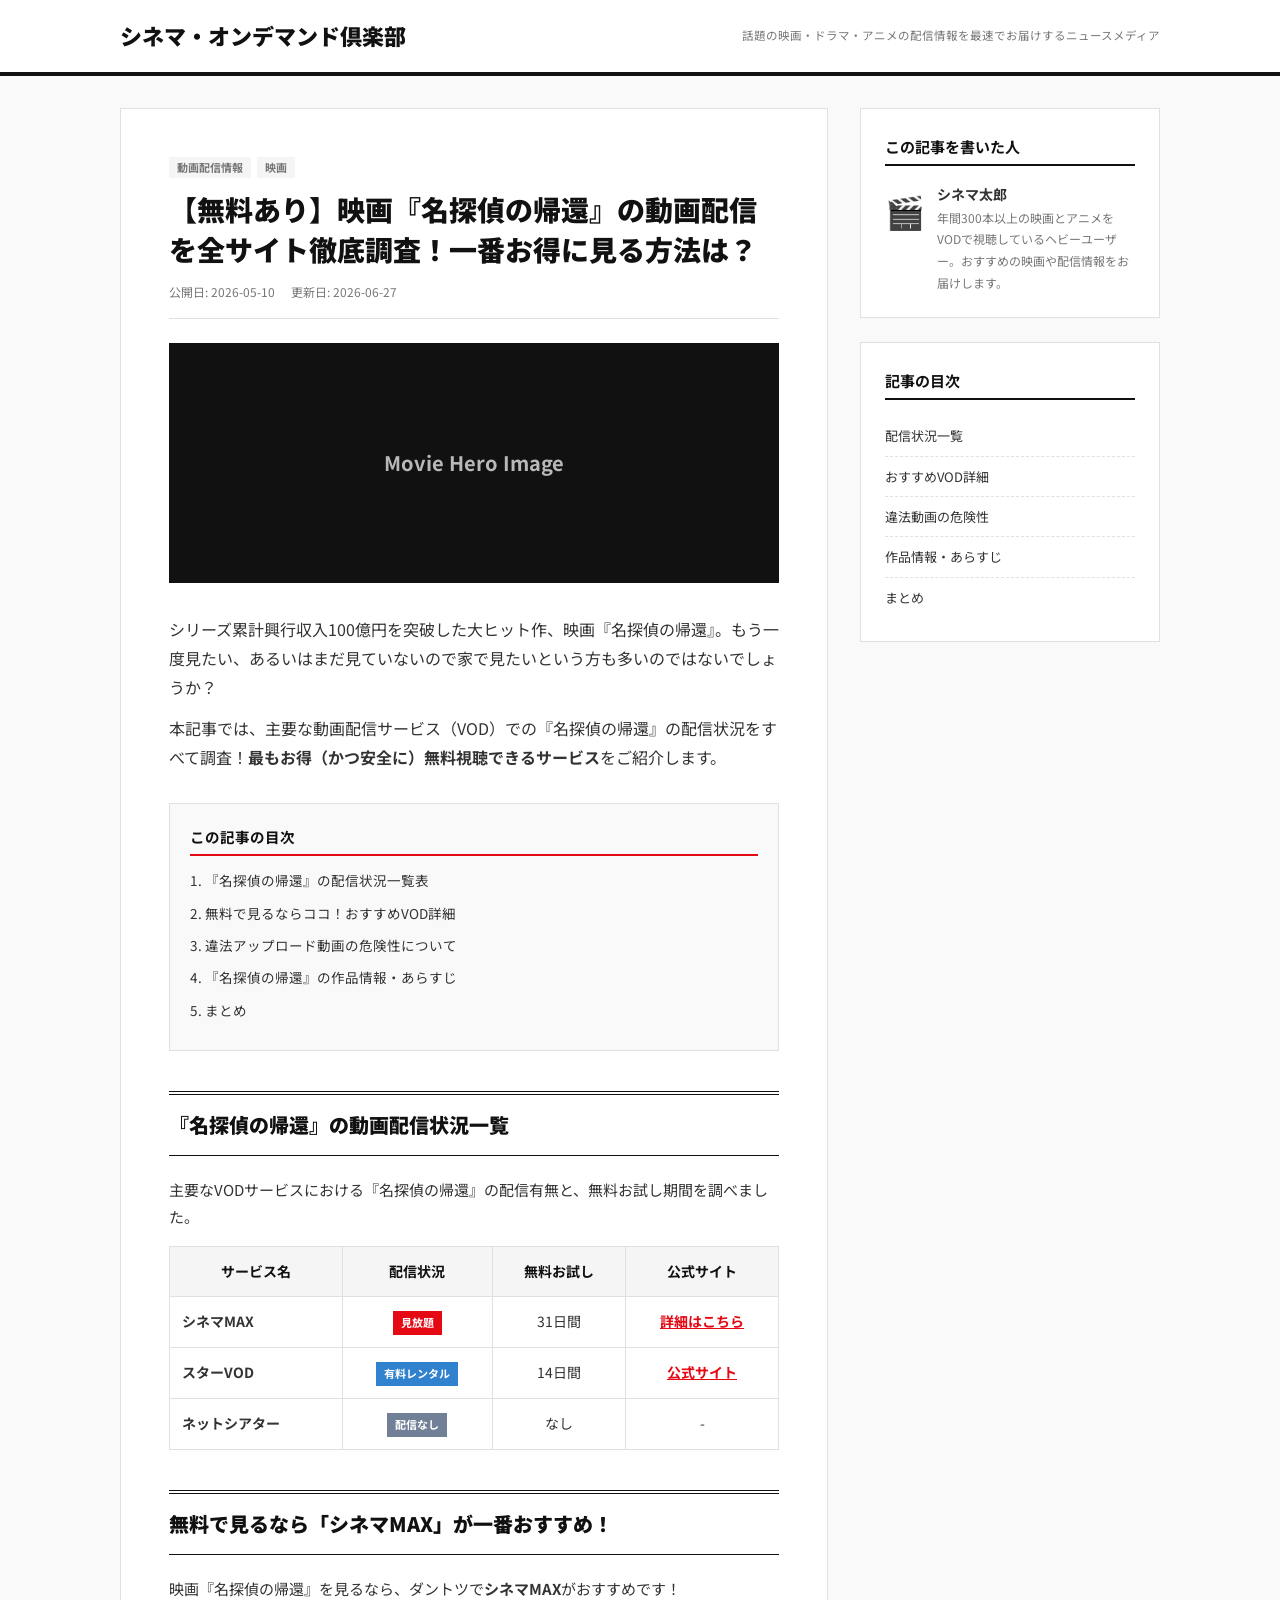
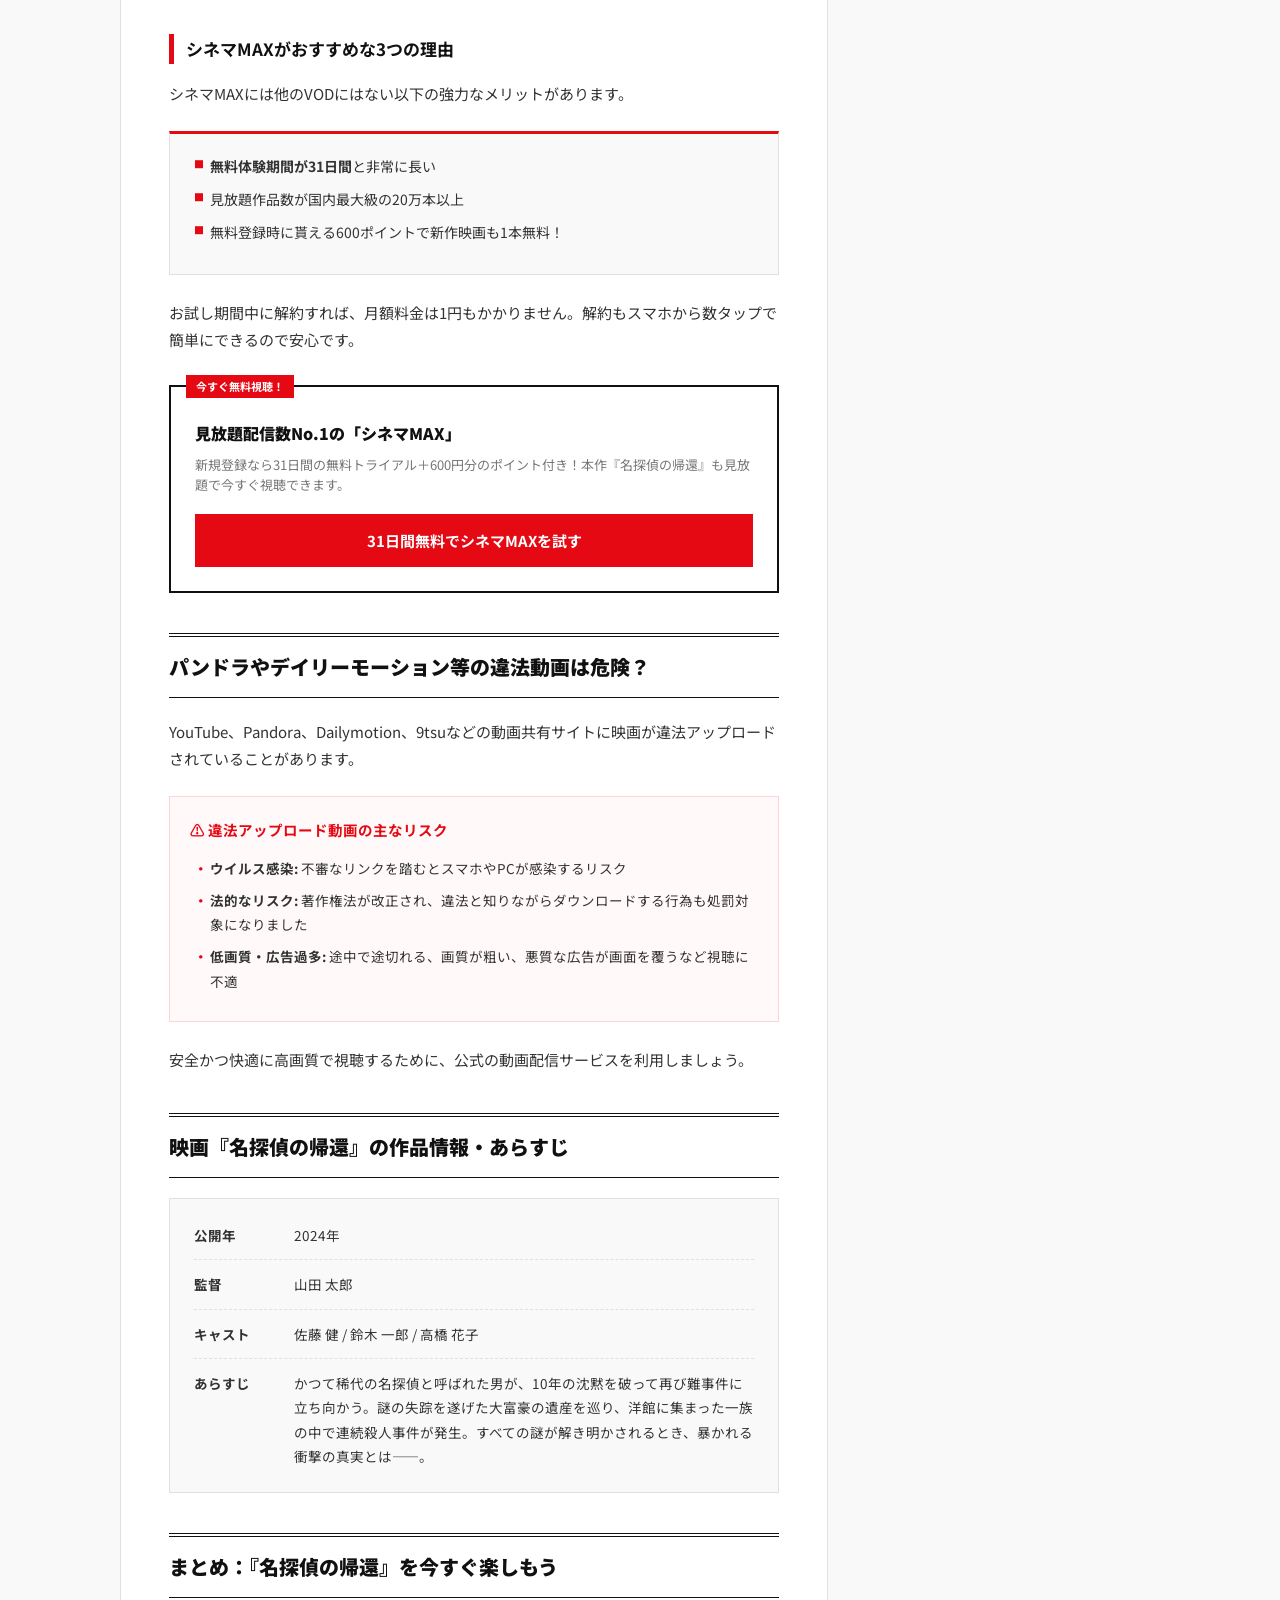
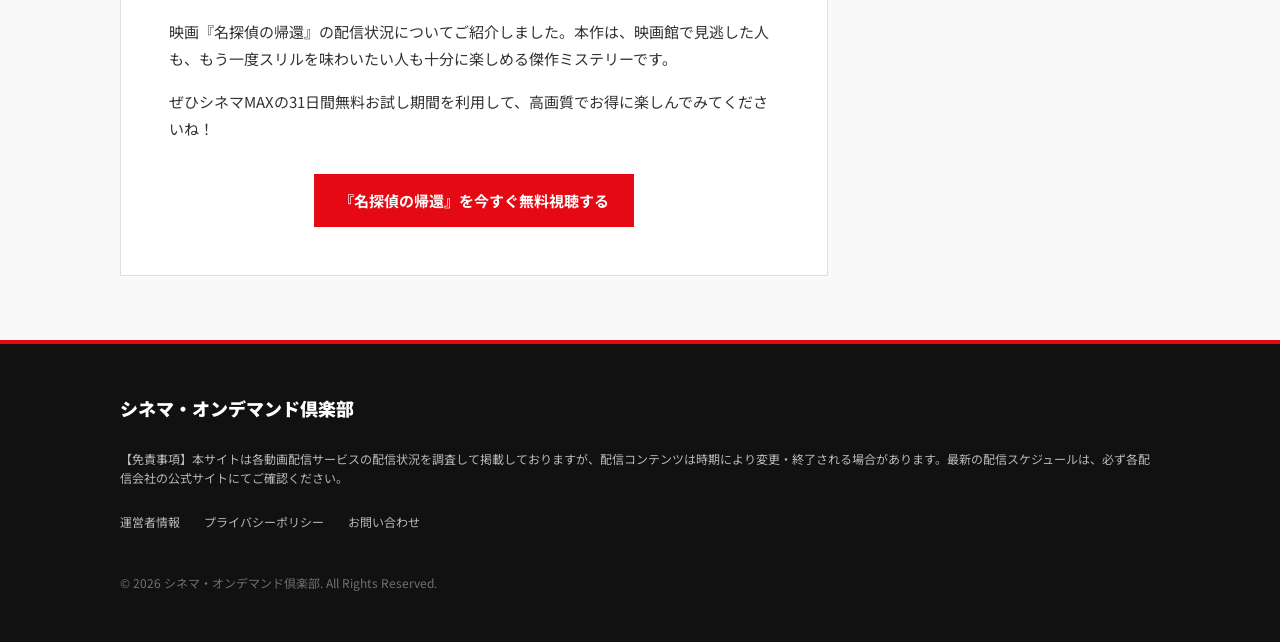
<file: 05_vod_blog/index.html>
<!DOCTYPE html>
<html lang="ja">
<head>
  <meta charset="UTF-8">
  <meta name="viewport" content="width=device-width, initial-scale=1.0">
  <title>映画『名探偵の帰還』を無料視聴できる配信サイト（VOD）まとめ！配信スケジュールも解説</title>
  <meta name="description" content="映画『名探偵の帰還』の動画配信サービス（VOD）での無料視聴方法、見放題で配信しているおすすめサービスを徹底比較！あらすじやキャストもご紹介します。">
  <link rel="preconnect" href="https://fonts.googleapis.com">
  <link rel="preconnect" href="https://fonts.gstatic.com" crossorigin>
  <link href="https://fonts.googleapis.com/css2?family=Noto+Sans+JP:wght@400;500;700;900&display=swap" rel="stylesheet">
  <link rel="stylesheet" href="style.css">
</head>
<body>

  <!-- ヘッダー -->
  <header class="site-header">
    <div class="container header-container">
      <div class="site-logo">
        <a href="#">シネマ・オンデマンド倶楽部</a>
      </div>
      <p class="site-tagline">話題の映画・ドラマ・アニメの配信情報を最速でお届けするニュースメディア</p>
    </div>
  </header>

  <div class="container main-layout">
    <!-- メインコンテンツ (左側) -->
    <main class="main-content">
      
      <!-- 記事ヘッダー -->
      <article class="entry-article">
        <header class="entry-header">
          <div class="entry-tags">
            <span class="tag">動画配信情報</span>
            <span class="tag">映画</span>
          </div>
          <h1 class="entry-title">【無料あり】映画『名探偵の帰還』の動画配信を全サイト徹底調査！一番お得に見る方法は？</h1>
          <div class="entry-meta">
            <span>公開日: 2026-05-10</span>
            <span>更新日: 2026-06-27</span>
          </div>
        </header>

        <!-- アイキャッチ画像 (ダミー) -->
        <div class="entry-eye-catch">
          <div class="dummy-eye-catch">Movie Hero Image</div>
        </div>

        <!-- リード文 -->
        <div class="entry-lead">
          <p>シリーズ累計興行収入100億円を突破した大ヒット作、映画『名探偵の帰還』。もう一度見たい、あるいはまだ見ていないので家で見たいという方も多いのではないでしょうか？</p>
          <p>本記事では、主要な動画配信サービス（VOD）での『名探偵の帰還』の配信状況をすべて調査！<strong>最もお得（かつ安全に）無料視聴できるサービス</strong>をご紹介します。</p>
        </div>

        <!-- 目次 -->
        <div class="table-of-contents" id="toc">
          <div class="toc-title">この記事の目次</div>
          <ul class="toc-list">
            <li><a href="#section1">1. 『名探偵の帰還』の配信状況一覧表</a></li>
            <li><a href="#section2">2. 無料で見るならココ！おすすめVOD詳細</a></li>
            <li><a href="#section3">3. 違法アップロード動画の危険性について</a></li>
            <li><a href="#section4">4. 『名探偵の帰還』の作品情報・あらすじ</a></li>
            <li><a href="#section5">5. まとめ</a></li>
          </ul>
        </div>

        <!-- 本文セクション1 -->
        <section id="section1" class="entry-section">
          <h2 class="h2-title">『名探偵の帰還』の動画配信状況一覧</h2>
          <p>主要なVODサービスにおける『名探偵の帰還』の配信有無と、無料お試し期間を調べました。</p>
          
          <table class="media-table">
            <thead>
              <tr>
                <th>サービス名</th>
                <th>配信状況</th>
                <th>無料お試し</th>
                <th>公式サイト</th>
              </tr>
            </thead>
            <tbody>
              <tr>
                <td class="td-media-name"><strong>シネマMAX</strong></td>
                <td><span class="status-badge view">見放題</span></td>
                <td>31日間</td>
                <td><a href="#vod1" class="btn-text">詳細はこちら</a></td>
              </tr>
              <tr>
                <td class="td-media-name"><strong>スターVOD</strong></td>
                <td><span class="status-badge rental">有料レンタル</span></td>
                <td>14日間</td>
                <td><a href="#" class="btn-text">公式サイト</a></td>
              </tr>
              <tr>
                <td class="td-media-name"><strong>ネットシアター</strong></td>
                <td><span class="status-badge no">配信なし</span></td>
                <td>なし</td>
                <td>-</td>
              </tr>
            </tbody>
          </table>
        </section>

        <!-- 本文セクション2 -->
        <section id="section2" class="entry-section">
          <h2 class="h2-title">無料で見るなら「シネマMAX」が一番おすすめ！</h2>
          <p>映画『名探偵の帰還』を見るなら、ダントツで<strong>シネマMAX</strong>がおすすめです！</p>
          
          <h3 class="h3-title">シネマMAXがおすすめな3つの理由</h3>
          <p>シネマMAXには他のVODにはない以下の強力なメリットがあります。</p>
          
          <!-- メモボックス -->
          <div class="memo-box">
            <ul>
              <li><strong>無料体験期間が31日間</strong>と非常に長い</li>
              <li>見放題作品数が国内最大級の20万本以上</li>
              <li>無料登録時に貰える600ポイントで新作映画も1本無料！</li>
            </ul>
          </div>

          <p>お試し期間中に解約すれば、月額料金は1円もかかりません。解約もスマホから数タップで簡単にできるので安心です。</p>

          <!-- 記事中CTA -->
          <div class="article-cta" id="vod1">
            <span class="cta-ribbon">今すぐ無料視聴！</span>
            <div class="cta-content">
              <h4>見放題配信数No.1の「シネマMAX」</h4>
              <p>新規登録なら31日間の無料トライアル＋600円分のポイント付き！本作『名探偵の帰還』も見放題で今すぐ視聴できます。</p>
              <a href="#" class="btn btn-primary btn-block" target="_blank" rel="nofollow">31日間無料でシネマMAXを試す</a>
            </div>
          </div>
        </section>

        <!-- 本文セクション3 -->
        <section id="section3" class="entry-section">
          <h2 class="h2-title">パンドラやデイリーモーション等の違法動画は危険？</h2>
          <p>YouTube、Pandora、Dailymotion、9tsuなどの動画共有サイトに映画が違法アップロードされていることがあります。</p>
          
          <!-- 警告ボックス -->
          <div class="warning-box">
            <h4>⚠️ 違法アップロード動画の主なリスク</h4>
            <ul>
              <li><strong>ウイルス感染:</strong> 不審なリンクを踏むとスマホやPCが感染するリスク</li>
              <li><strong>法的なリスク:</strong> 著作権法が改正され、違法と知りながらダウンロードする行為も処罰対象になりました</li>
              <li><strong>低画質・広告過多:</strong> 途中で途切れる、画質が粗い、悪質な広告が画面を覆うなど視聴に不適</li>
            </ul>
          </div>
          
          <p>安全かつ快適に高画質で視聴するために、公式の動画配信サービスを利用しましょう。</p>
        </section>

        <!-- 作品情報 -->
        <section id="section4" class="entry-section">
          <h2 class="h2-title">映画『名探偵の帰還』の作品情報・あらすじ</h2>
          <div class="movie-info-card">
            <div class="info-row">
              <strong>公開年</strong><span>2024年</span>
            </div>
            <div class="info-row">
              <strong>監督</strong><span>山田 太郎</span>
            </div>
            <div class="info-row">
              <strong>キャスト</strong><span>佐藤 健 / 鈴木 一郎 / 高橋 花子</span>
            </div>
            <div class="info-row">
              <strong>あらすじ</strong>
              <p>かつて稀代の名探偵と呼ばれた男が、10年の沈黙を破って再び難事件に立ち向かう。謎の失踪を遂げた大富豪の遺産を巡り、洋館に集まった一族の中で連続殺人事件が発生。すべての謎が解き明かされるとき、暴かれる衝撃の真実とは——。</p>
            </div>
          </div>
        </section>

        <!-- まとめ -->
        <section id="section5" class="entry-section">
          <h2 class="h2-title">まとめ：『名探偵の帰還』を今すぐ楽しもう</h2>
          <p>映画『名探偵の帰還』の配信状況についてご紹介しました。本作は、映画館で見逃した人も、もう一度スリルを味わいたい人も十分に楽しめる傑作ミステリーです。</p>
          <p>ぜひシネマMAXの31日間無料お試し期間を利用して、高画質でお得に楽しんでみてくださいね！</p>
          
          <div class="final-cta">
            <a href="#" class="btn btn-primary" target="_blank" rel="nofollow">『名探偵の帰還』を今すぐ無料視聴する</a>
          </div>
        </section>

      </article>
    </main>

    <!-- サイドバー (右側) -->
    <aside class="sidebar">
      <!-- 監修・執筆者 -->
      <div class="sidebar-widget">
        <h3 class="widget-title">この記事を書いた人</h3>
        <div class="author-box">
          <span class="author-emoji">🎬</span>
          <div>
            <h4 class="author-name">シネマ太郎</h4>
            <p class="author-desc">年間300本以上の映画とアニメをVODで視聴しているヘビーユーザー。おすすめの映画や配信情報をお届けします。</p>
          </div>
        </div>
      </div>

      <!-- 追従用の目次 (サイドバー) -->
      <div class="sidebar-widget sticky-widget">
        <h3 class="widget-title">記事の目次</h3>
        <ul class="sidebar-toc">
          <li><a href="#section1">配信状況一覧</a></li>
          <li><a href="#section2">おすすめVOD詳細</a></li>
          <li><a href="#section3">違法動画の危険性</a></li>
          <li><a href="#section4">作品情報・あらすじ</a></li>
          <li><a href="#section5">まとめ</a></li>
        </ul>
      </div>
    </aside>
  </div>

  <!-- フッター -->
  <footer class="site-footer">
    <div class="container footer-container">
      <div class="footer-logo">シネマ・オンデマンド倶楽部</div>
      <p class="footer-disclaimer">【免責事項】本サイトは各動画配信サービスの配信状況を調査して掲載しておりますが、配信コンテンツは時期により変更・終了される場合があります。最新の配信スケジュールは、必ず各配信会社の公式サイトにてご確認ください。</p>
      <ul class="footer-links">
        <li><a href="#">運営者情報</a></li>
        <li><a href="#">プライバシーポリシー</a></li>
        <li><a href="#">お問い合わせ</a></li>
      </ul>
      <p class="footer-copy">&copy; 2026 シネマ・オンデマンド倶楽部. All Rights Reserved.</p>
    </div>
  </footer>

</body>
</html>
</file>
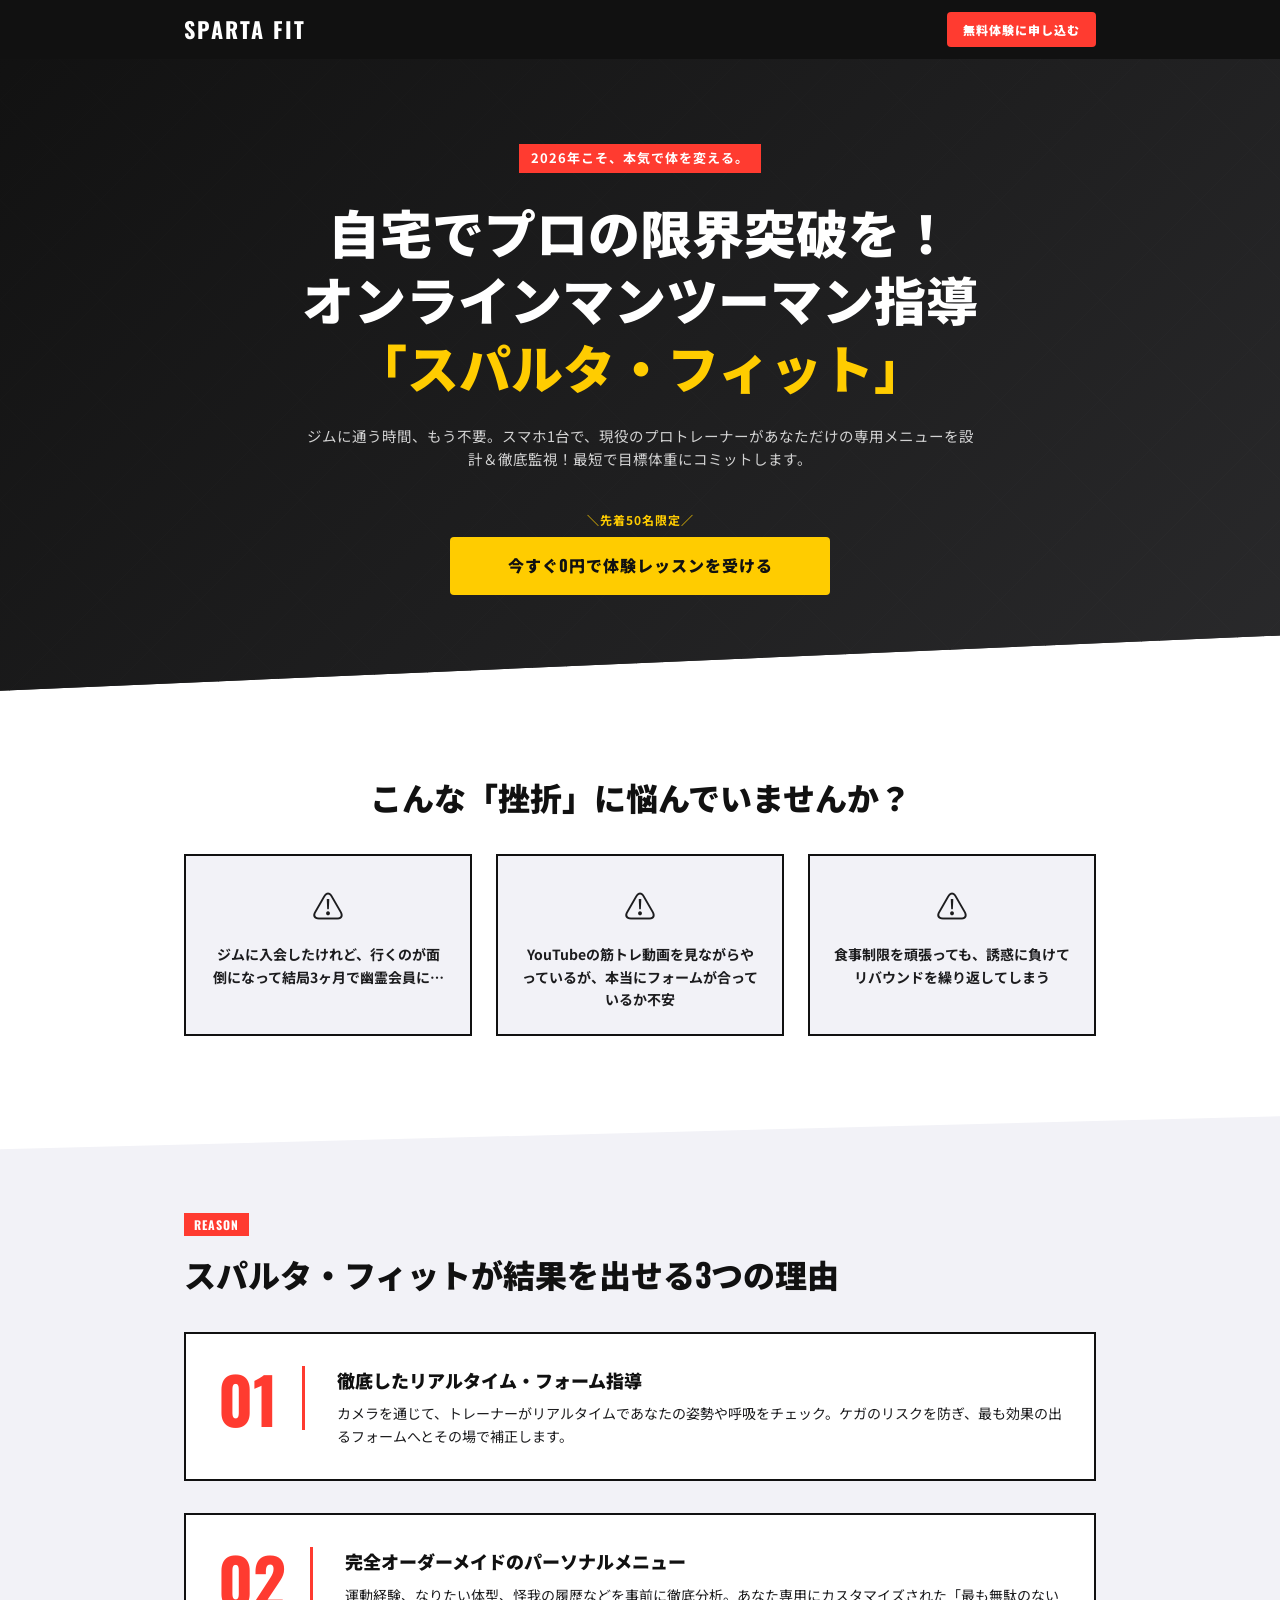
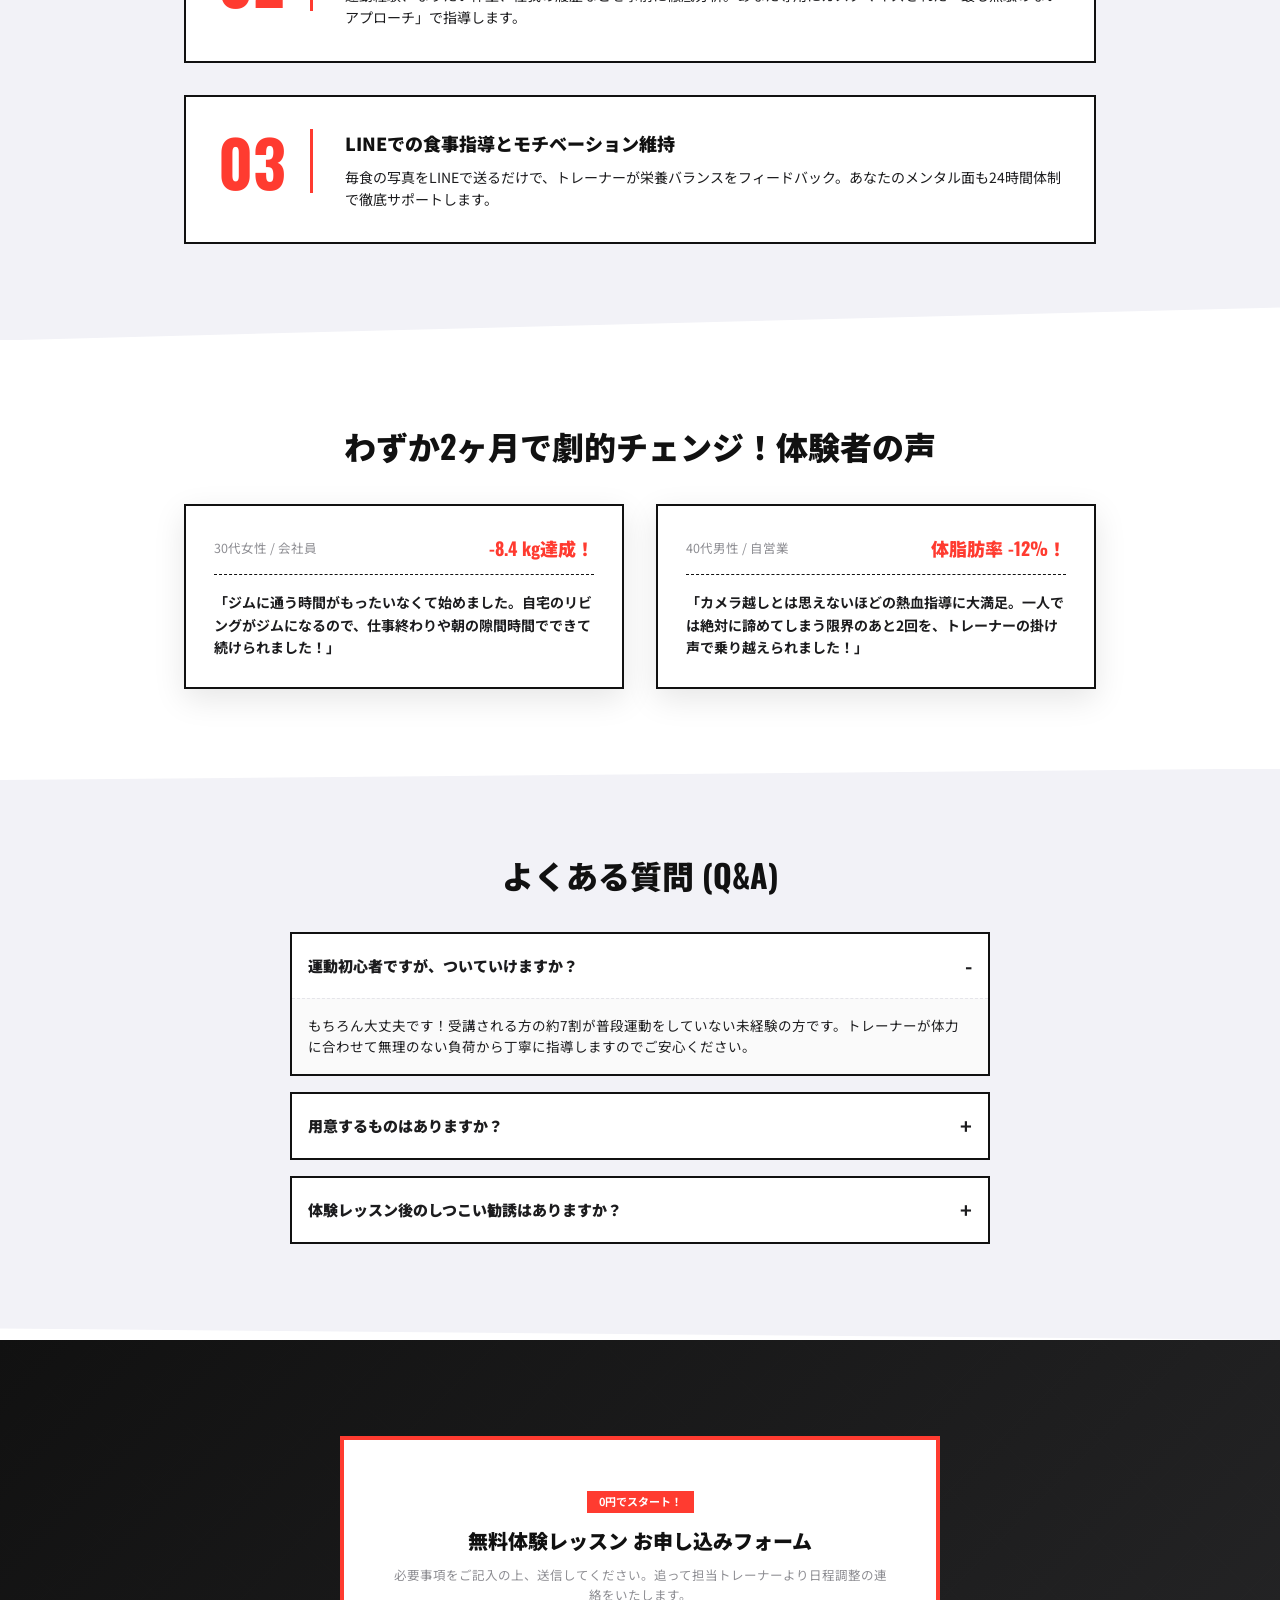
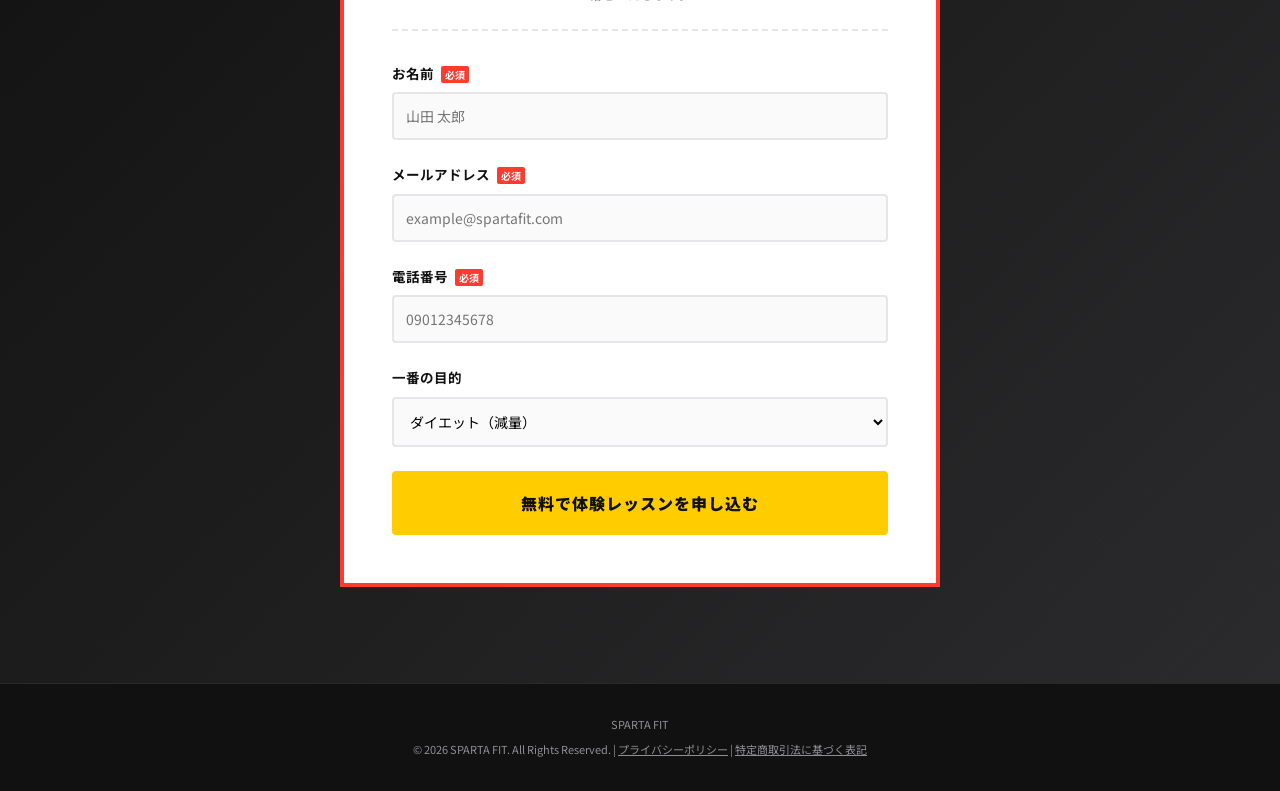
<file: 06_fitness_lp/index.html>
<!DOCTYPE html>
<html lang="ja">
<head>
  <meta charset="UTF-8">
  <meta name="viewport" content="width=device-width, initial-scale=1.0">
  <title>自宅が本格ジムに！オンラインパーソナル「スパルタ・フィット」無料体験レッスン受付中</title>
  <meta name="description" content="プロのトレーナーがマンツーマンで指導するオンラインパーソナルジム「スパルタ・フィット」。今なら無料体験実施中！自宅にいながら最短で理想のボディを手に入れませんか？">
  <link rel="preconnect" href="https://fonts.googleapis.com">
  <link rel="preconnect" href="https://fonts.gstatic.com" crossorigin>
  <link href="https://fonts.googleapis.com/css2?family=Oswald:wght@700&family=Noto+Sans+JP:wght@400;700;900&display=swap" rel="stylesheet">
  <link rel="stylesheet" href="style.css">
</head>
<body>

  <!-- 簡易ヘッダー -->
  <header class="site-header">
    <div class="container header-container">
      <div class="site-logo">SPARTA FIT</div>
      <a href="#form-section" class="btn btn-primary btn-sm">無料体験に申し込む</a>
    </div>
  </header>

  <!-- 1カラム メインコンテンツ -->
  <main class="main-content">
    
    <!-- ファーストビュー (Hero) -->
    <section class="hero-section">
      <div class="container hero-container">
        <span class="hero-sub">2026年こそ、本気で体を変える。</span>
        <h1 class="hero-title">自宅でプロの限界突破を！<br>オンラインマンツーマン指導<br><span class="highlight-text">「スパルタ・フィット」</span></h1>
        <p class="hero-desc">ジムに通う時間、もう不要。スマホ1台で、現役のプロトレーナーがあなただけの専用メニューを設計＆徹底監視！最短で目標体重にコミットします。</p>
        
        <div class="hero-cta">
          <p class="cta-tag">＼先着50名限定／</p>
          <a href="#form-section" class="btn btn-accent btn-bounce btn-block">今すぐ0円で体験レッスンを受ける</a>
        </div>
      </div>
    </section>

    <!-- ユーザーの悩み (共感) -->
    <section class="pain-section">
      <div class="container">
        <h2 class="section-title text-center">こんな「挫折」に悩んでいませんか？</h2>
        <div class="pain-grid">
          <div class="pain-card">
            <span class="pain-icon">⚠️</span>
            <p>ジムに入会したけれど、行くのが面倒になって結局3ヶ月で幽霊会員に…</p>
          </div>
          <div class="pain-card">
            <span class="pain-icon">⚠️</span>
            <p>YouTubeの筋トレ動画を見ながらやっているが、本当にフォームが合っているか不安</p>
          </div>
          <div class="pain-card">
            <span class="pain-icon">⚠️</span>
            <p>食事制限を頑張っても、誘惑に負けてリバウンドを繰り返してしまう</p>
          </div>
        </div>
      </div>
    </section>

    <!-- 解決策 (ベネフィット) -->
    <section class="solution-section">
      <div class="container">
        <span class="section-tag bg-red text-white">REASON</span>
        <h2 class="section-title">スパルタ・フィットが結果を出せる3つの理由</h2>
        
        <div class="sol-list">
          <div class="sol-item">
            <div class="sol-num">01</div>
            <div class="sol-content">
              <h3>徹底したリアルタイム・フォーム指導</h3>
              <p>カメラを通じて、トレーナーがリアルタイムであなたの姿勢や呼吸をチェック。ケガのリスクを防ぎ、最も効果の出るフォームへとその場で補正します。</p>
            </div>
          </div>
          <div class="sol-item">
            <div class="sol-num">02</div>
            <div class="sol-content">
              <h3>完全オーダーメイドのパーソナルメニュー</h3>
              <p>運動経験、なりたい体型、怪我の履歴などを事前に徹底分析。あなた専用にカスタマイズされた「最も無駄のないアプローチ」で指導します。</p>
            </div>
          </div>
          <div class="sol-item">
            <div class="sol-num">03</div>
            <div class="sol-content">
              <h3>LINEでの食事指導とモチベーション維持</h3>
              <p>毎食の写真をLINEで送るだけで、トレーナーが栄養バランスをフィードバック。あなたのメンタル面も24時間体制で徹底サポートします。</p>
            </div>
          </div>
        </div>
      </div>
    </section>

    <!-- お客様の声・実績 -->
    <section class="voice-section">
      <div class="container">
        <h2 class="section-title text-center">わずか2ヶ月で劇的チェンジ！体験者の声</h2>
        <div class="voice-grid">
          <div class="voice-card">
            <div class="voice-header">
              <span class="voice-meta">30代女性 / 会社員</span>
              <strong class="voice-result">-8.4 kg達成！</strong>
            </div>
            <p class="voice-text">「ジムに通う時間がもったいなくて始めました。自宅のリビングがジムになるので、仕事終わりや朝の隙間時間でできて続けられました！」</p>
          </div>
          <div class="voice-card">
            <div class="voice-header">
              <span class="voice-meta">40代男性 / 自営業</span>
              <strong class="voice-result">体脂肪率 -12%！</strong>
            </div>
            <p class="voice-text">「カメラ越しとは思えないほどの熱血指導に大満足。一人では絶対に諦めてしまう限界のあと2回を、トレーナーの掛け声で乗り越えられました！」</p>
          </div>
        </div>
      </div>
    </section>

    <!-- Q&A (FAQ) -->
    <section class="faq-section">
      <div class="container">
        <h2 class="section-title text-center">よくある質問 (Q&A)</h2>
        <div class="faq-accordion">
          <details class="faq-item" open>
            <summary class="faq-q">運動初心者ですが、ついていけますか？</summary>
            <div class="faq-a">
              <p>もちろん大丈夫です！受講される方の約7割が普段運動をしていない未経験の方です。トレーナーが体力に合わせて無理のない負荷から丁寧に指導しますのでご安心ください。</p>
            </div>
          </details>
          <details class="faq-item">
            <summary class="faq-q">用意するものはありますか？</summary>
            <div class="faq-a">
              <p>スマートフォンまたはPC（カメラ付き）と、ヨガマット1枚分のスペースがあれば受講可能です。特別なマシーンやダンベルなどは基本的に必要ありません。</p>
            </div>
          </details>
          <details class="faq-item">
            <summary class="faq-q">体験レッスン後のしつこい勧誘はありますか？</summary>
            <div class="faq-a">
              <p>無理な勧誘は一切ございません。レッスンを受けて納得していただいた方のみ、本プランのご案内をさせていただきます。</p>
            </div>
          </details>
        </div>
      </div>
    </section>

    <!-- 簡易申込フォーム -->
    <section id="form-section" class="form-section">
      <div class="container">
        <div class="form-card">
          <div class="form-header">
            <span class="form-tag">0円でスタート！</span>
            <h2>無料体験レッスン お申し込みフォーム</h2>
            <p>必要事項をご記入の上、送信してください。追って担当トレーナーより日程調整の連絡をいたします。</p>
          </div>

          <form class="lead-form" onsubmit="event.preventDefault(); alert('デモ送信が完了しました！');">
            <div class="form-group">
              <label for="name">お名前 <span class="required">必須</span></label>
              <input type="text" id="name" name="name" required placeholder="山田 太郎">
            </div>

            <div class="form-group">
              <label for="email">メールアドレス <span class="required">必須</span></label>
              <input type="email" id="email" name="email" required placeholder="example@spartafit.com">
            </div>

            <div class="form-group">
              <label for="tel">電話番号 <span class="required">必須</span></label>
              <input type="tel" id="tel" name="tel" required placeholder="09012345678">
            </div>

            <div class="form-group">
              <label for="goal">一番の目的</label>
              <select id="goal" name="goal">
                <option value="diet">ダイエット（減量）</option>
                <option value="muscle">筋力アップ・ボディメイク</option>
                <option value="health">運動不足解消・健康維持</option>
              </select>
            </div>

            <button type="submit" class="btn btn-accent btn-block btn-bounce">無料で体験レッスンを申し込む</button>
          </form>
        </div>
      </div>
    </section>

  </main>

  <!-- 簡易フッター -->
  <footer class="site-footer">
    <div class="container footer-container">
      <div class="footer-logo">SPARTA FIT</div>
      <p class="footer-copy">&copy; 2026 SPARTA FIT. All Rights Reserved. | <a href="#">プライバシーポリシー</a> | <a href="#">特定商取引法に基づく表記</a></p>
    </div>
  </footer>

</body>
</html>
</file>
<file: 01_finance_ranking/style.css>
/* ==========================================================================
   01_finance_ranking: クレジットカード・金融比較 (コーポレート・クラシック)
   ========================================================================== */

:root {
  /* --- カラー定義 (ここを書き換えることで色を変更できます) --- */
  --color-primary: #0a2540;       /* 信頼感のあるディープネイビー */
  --color-primary-light: #1e3d59; /* やや明るめのネイビー */
  --color-accent: #d4af37;        /* ゴールド (ランキング・目立たせ用) */
  --color-accent-hover: #b89320;  /* ゴールドのホバー時 */
  --color-danger: #c92a2a;        /* 警告・注意・目立たせ用の赤 */
  --color-text-main: #2b3a4a;     /* メインテキスト */
  --color-text-muted: #627282;    /* 補助テキスト */
  --color-bg-main: #ffffff;       /* メイン背景 */
  --color-bg-soft: #f4f6f8;       /* 薄いグレー背景 */
  --color-bg-card: #ffffff;       /* カード背景 */
  --color-border: #ccd6e0;        /* 標準枠線 */
  --color-border-dark: #0a2540;   /* 強調枠線 */

  /* --- スタイル定義 (コーポレート・クラシック) --- */
  --border-radius: 0px;           /* シャープな角 */
  --border-style: 1px solid var(--color-border);
  --border-style-thick: 2px solid var(--color-border-dark);
  --font-family-sans: 'Noto Sans JP', sans-serif;
  --font-family-serif: 'Noto Serif JP', 'Georgia', serif;
  --spacing-unit: 8px;
  --container-width: 1100px;
}

/* ==========================================================================
   共通・ベーススタイル
   ========================================================================== */
* {
  box-sizing: border-box;
  margin: 0;
  padding: 0;
}

body {
  font-family: var(--font-family-sans);
  color: var(--color-text-main);
  background-color: var(--color-bg-soft);
  line-height: 1.7;
  font-size: 15px;
  -webkit-font-smoothing: antialiased;
}

a {
  color: var(--color-primary-light);
  text-decoration: underline;
  transition: color 0.2s ease;
}

a:hover {
  color: var(--color-accent-hover);
  text-decoration: none;
}

img {
  max-width: 100%;
  height: auto;
  display: block;
}

.container {
  max-width: var(--container-width);
  margin: 0 auto;
  padding: 0 calc(var(--spacing-unit) * 3);
}

/* ==========================================================================
   レイアウト
   ========================================================================== */
.main-layout {
  display: grid;
  grid-template-columns: 1fr;
  gap: calc(var(--spacing-unit) * 4);
  margin-top: calc(var(--spacing-unit) * 4);
  margin-bottom: calc(var(--spacing-unit) * 6);
}

@media (min-width: 769px) {
  .main-layout {
    grid-template-columns: 2fr 1fr;
  }
}

/* ==========================================================================
   コンポーネント (カード・ボタンなど)
   ========================================================================== */
.card {
  background-color: var(--color-bg-card);
  border: var(--border-style);
  padding: calc(var(--spacing-unit) * 4);
  margin-bottom: calc(var(--spacing-unit) * 4);
}

.section-title {
  font-family: var(--font-family-serif);
  font-size: 22px;
  font-weight: 900;
  border-left: 4px solid var(--color-primary);
  padding-left: calc(var(--spacing-unit) * 2);
  margin-bottom: calc(var(--spacing-unit) * 3);
  color: var(--color-primary);
}

/* ボタン */
.btn {
  display: inline-block;
  padding: calc(var(--spacing-unit) * 1.5) calc(var(--spacing-unit) * 3);
  font-weight: bold;
  text-align: center;
  text-decoration: none;
  cursor: pointer;
  border: 1px solid transparent;
  transition: all 0.2s ease;
}

.btn-main {
  background-color: var(--color-danger);
  color: #ffffff;
  border-bottom: 3px solid rgba(0, 0, 0, 0.2);
}

.btn-main:hover {
  background-color: #b02323;
  color: #ffffff;
  transform: translateY(1px);
  border-bottom-width: 2px;
}

.btn-sub {
  background-color: #ffffff;
  color: var(--color-primary);
  border: 1px solid var(--color-primary);
}

.btn-sub:hover {
  background-color: var(--color-bg-soft);
  color: var(--color-primary-light);
}

.btn-sm {
  font-size: 12px;
  padding: calc(var(--spacing-unit) * 0.75) calc(var(--spacing-unit) * 1.5);
  background-color: var(--color-primary);
  color: #ffffff;
}

.btn-sm:hover {
  background-color: var(--color-primary-light);
  color: #ffffff;
}

.btn-block {
  display: block;
  width: 100%;
}

/* マイクロアニメーション：バウンド */
@keyframes bounce {
  0%, 100% { transform: translateY(0); }
  50% { transform: translateY(-4px); }
}

.btn-bounce {
  animation: bounce 2.5s infinite ease-in-out;
}

.btn-bounce:hover {
  animation: none;
}

/* 星評価 */
.stars {
  color: var(--color-accent);
  letter-spacing: 1px;
}

/* 順位バッジ */
.badge {
  display: inline-block;
  padding: 2px 6px;
  font-size: 11px;
  font-weight: bold;
  color: #ffffff;
}

.badge-rank1 { background-color: var(--color-accent); }
.badge-rank2 { background-color: #95a5a6; }
.badge-rank3 { background-color: #d35400; }

/* ==========================================================================
   ヘッダー
   ========================================================================== */
.site-header {
  background-color: var(--color-primary);
  color: #ffffff;
  padding: calc(var(--spacing-unit) * 2) 0;
  border-bottom: 3px solid var(--color-accent);
}

.header-container {
  display: flex;
  flex-direction: column;
  align-items: flex-start;
  gap: calc(var(--spacing-unit) * 1);
}

@media (min-width: 769px) {
  .header-container {
    flex-direction: row;
    align-items: center;
    justify-content: space-between;
  }
}

.site-logo a {
  font-family: var(--font-family-serif);
  font-size: 24px;
  font-weight: 900;
  color: #ffffff;
  text-decoration: none;
}

.site-tagline {
  font-size: 12px;
  color: rgba(255, 255, 255, 0.7);
}

/* ==========================================================================
   メインビジュアル
   ========================================================================== */
.hero-section {
  background-color: var(--color-primary-light);
  color: #ffffff;
  padding: calc(var(--spacing-unit) * 5) 0;
  border-bottom: var(--border-style-thick);
}

.hero-title {
  font-family: var(--font-family-serif);
  font-size: 26px;
  font-weight: 900;
  line-height: 1.4;
  margin-bottom: calc(var(--spacing-unit) * 2);
}

.hero-desc {
  font-size: 15px;
  color: rgba(255, 255, 255, 0.9);
  max-width: 800px;
  margin-bottom: calc(var(--spacing-unit) * 2);
}

.hero-update {
  font-size: 12px;
  color: rgba(255, 255, 255, 0.6);
}

@media (min-width: 769px) {
  .hero-title {
    font-size: 34px;
  }
}

/* ==========================================================================
   導入セクション
   ========================================================================== */
.point-list {
  list-style: none;
  margin-top: calc(var(--spacing-unit) * 3);
}

.point-list li {
  display: flex;
  gap: calc(var(--spacing-unit) * 2);
  margin-bottom: calc(var(--spacing-unit) * 2.5);
}

.point-num {
  display: flex;
  align-items: center;
  justify-content: center;
  background-color: var(--color-primary);
  color: #ffffff;
  font-weight: bold;
  font-size: 16px;
  width: 28px;
  height: 28px;
  flex-shrink: 0;
}

.point-list h3 {
  font-size: 16px;
  margin-bottom: calc(var(--spacing-unit) * 0.5);
  font-weight: 700;
}

.point-list p {
  color: var(--color-text-muted);
}

/* ==========================================================================
   比較テーブル
   ========================================================================== */
.comparison-section {
  margin-bottom: calc(var(--spacing-unit) * 6);
}

.table-note {
  font-size: 12px;
  color: var(--color-text-muted);
  text-align: right;
  margin-bottom: calc(var(--spacing-unit) * 1);
}

.table-wrapper {
  overflow-x: auto;
  border: var(--border-style);
  background-color: #ffffff;
}

.comparison-table {
  width: 100%;
  border-collapse: collapse;
  text-align: left;
  font-size: 14px;
  min-width: 650px;
}

.comparison-table th,
.comparison-table td {
  padding: calc(var(--spacing-unit) * 2);
  border-bottom: var(--border-style);
}

.comparison-table th {
  background-color: var(--color-bg-soft);
  color: var(--color-primary);
  font-weight: bold;
  border-bottom: 2px solid var(--color-primary);
}

.comparison-table tr:hover {
  background-color: #fcfdfe;
}

.td-card-name {
  display: flex;
  align-items: center;
  gap: calc(var(--spacing-unit) * 1);
}

.td-eval {
  font-weight: bold;
}

/* ==========================================================================
   ランキングセクション
   ========================================================================== */
.ranking-section {
  margin-bottom: calc(var(--spacing-unit) * 6);
}

.ranking-card {
  position: relative;
  background-color: var(--color-bg-card);
  border: 1px solid var(--color-border);
  padding: calc(var(--spacing-unit) * 4);
  margin-bottom: calc(var(--spacing-unit) * 5);
}

.ranking-card.border-gold { border-top: 5px solid var(--color-accent); }
.ranking-card.border-silver { border-top: 5px solid #95a5a6; }
.ranking-card.border-bronze { border-top: 5px solid #d35400; }

.rank-badge {
  position: absolute;
  top: -5px;
  left: 0;
  color: #ffffff;
  font-weight: bold;
  font-family: var(--font-family-serif);
  padding: 6px 16px;
  font-size: 14px;
  text-align: center;
}

.rank-badge-1 { background-color: var(--color-accent); }
.rank-badge-2 { background-color: #95a5a6; }
.rank-badge-3 { background-color: #d35400; }

.card-header-area {
  margin-bottom: calc(var(--spacing-unit) * 3);
  padding-left: calc(var(--spacing-unit) * 8); /* バッジを避ける */
}

.card-title {
  font-family: var(--font-family-serif);
  font-size: 22px;
  font-weight: 900;
  color: var(--color-primary);
}

.card-subtitle {
  font-size: 14px;
  color: var(--color-text-muted);
}

.card-body-area {
  display: grid;
  grid-template-columns: 1fr;
  gap: calc(var(--spacing-unit) * 3);
  margin-bottom: calc(var(--spacing-unit) * 3);
}

@media (min-width: 576px) {
  .card-body-area {
    grid-template-columns: 1fr 2fr;
  }
}

.card-visual {
  display: flex;
  justify-content: center;
  align-items: center;
}

/* ダミーのクレジットカード画像 */
[class^="dummy-image-"] {
  width: 220px;
  height: 140px;
  display: flex;
  align-items: center;
  justify-content: center;
  color: #ffffff;
  font-weight: bold;
  font-size: 16px;
  border-radius: 6px;
  box-shadow: 0 4px 10px rgba(0,0,0,0.15);
}

.dummy-image-gold { background: linear-gradient(135deg, #f39c12, #f1c40f); }
.dummy-image-silver { background: linear-gradient(135deg, #bdc3c7, #95a5a6); }
.dummy-image-bronze { background: linear-gradient(135deg, #e67e22, #d35400); }

.spec-table-mini {
  width: 100%;
  border-collapse: collapse;
  font-size: 13px;
  margin-bottom: calc(var(--spacing-unit) * 2);
}

.spec-table-mini th,
.spec-table-mini td {
  padding: calc(var(--spacing-unit) * 1);
  border-bottom: 1px dashed var(--color-border);
}

.spec-table-mini th {
  font-weight: bold;
  color: var(--color-text-muted);
  width: 100px;
}

.features-list {
  list-style: none;
  font-size: 14px;
}

.features-list li {
  position: relative;
  padding-left: calc(var(--spacing-unit) * 2);
  margin-bottom: calc(var(--spacing-unit) * 1);
}

.features-list li::before {
  content: "✔";
  position: absolute;
  left: 0;
  color: var(--color-primary-light);
  font-weight: bold;
}

/* 評価・メリットデメリット */
.card-eval-box {
  background-color: var(--color-bg-soft);
  border: var(--border-style);
  padding: calc(var(--spacing-unit) * 2.5);
  margin-bottom: calc(var(--spacing-unit) * 3);
}

.eval-stars {
  display: flex;
  align-items: center;
  font-weight: bold;
  margin-bottom: calc(var(--spacing-unit) * 1.5);
}

.eval-stars .score {
  margin-left: calc(var(--spacing-unit) * 1.5);
  color: var(--color-primary);
}

.points-box h4 {
  font-size: 14px;
  font-weight: bold;
  color: var(--color-danger);
  margin-bottom: calc(var(--spacing-unit) * 1);
}

.points-box ul {
  list-style: none;
  font-size: 13.5px;
}

.points-box ul li {
  position: relative;
  padding-left: calc(var(--spacing-unit) * 2);
  margin-bottom: calc(var(--spacing-unit) * 0.5);
  color: var(--color-text-muted);
}

.points-box ul li::before {
  content: "・";
  position: absolute;
  left: 0;
  font-weight: bold;
}

.card-cta-area {
  display: flex;
  flex-direction: column;
  gap: calc(var(--spacing-unit) * 2);
}

@media (min-width: 576px) {
  .card-cta-area {
    flex-direction: row;
  }
  .card-cta-area .btn {
    flex: 1;
  }
}

/* ==========================================================================
   よくある質問 (FAQ)
   ========================================================================== */
.faq-section {
  margin-bottom: calc(var(--spacing-unit) * 6);
}

.faq-accordion {
  margin-top: calc(var(--spacing-unit) * 3);
}

.faq-item {
  border-bottom: 1px solid var(--color-border);
  padding: calc(var(--spacing-unit) * 2) 0;
}

.faq-item:last-child {
  border-bottom: none;
}

.faq-q {
  font-weight: bold;
  font-size: 16px;
  cursor: pointer;
  padding: calc(var(--spacing-unit) * 1) 0;
  list-style: none; /* デフォルトの矢印を非表示に */
  position: relative;
  padding-left: calc(var(--spacing-unit) * 4);
}

.faq-q::-webkit-details-marker {
  display: none; /* Safari用の対策 */
}

.faq-q::before {
  content: "Q";
  position: absolute;
  left: 0;
  color: var(--color-primary);
  font-family: var(--font-family-serif);
  font-weight: 900;
  font-size: 18px;
}

.faq-a {
  padding: calc(var(--spacing-unit) * 1.5) calc(var(--spacing-unit) * 4);
  background-color: var(--color-bg-soft);
  margin-top: calc(var(--spacing-unit) * 1);
  font-size: 14px;
  color: var(--color-text-main);
  border-left: 3px solid var(--color-primary);
}

/* ==========================================================================
   サイドバー
   ========================================================================== */
.sidebar-widget {
  background-color: var(--color-bg-card);
  border: var(--border-style);
  padding: calc(var(--spacing-unit) * 3);
  margin-bottom: calc(var(--spacing-unit) * 3);
}

.widget-title {
  font-family: var(--font-family-serif);
  font-size: 16px;
  font-weight: bold;
  color: var(--color-primary);
  border-bottom: 2px solid var(--color-primary);
  padding-bottom: calc(var(--spacing-unit) * 1);
  margin-bottom: calc(var(--spacing-unit) * 2);
}

/* 監修者 */
.widget-author .author-info {
  display: flex;
  align-items: center;
  gap: calc(var(--spacing-unit) * 1.5);
  margin-bottom: calc(var(--spacing-unit) * 1.5);
}

.author-avatar {
  background-color: var(--color-primary-light);
  color: #ffffff;
  font-weight: bold;
  font-size: 18px;
  width: 48px;
  height: 48px;
  display: flex;
  align-items: center;
  justify-content: center;
}

.author-name {
  font-size: 15px;
  font-weight: bold;
}

.author-title {
  font-size: 11px;
  color: var(--color-text-muted);
}

.author-desc {
  font-size: 12.5px;
  color: var(--color-text-muted);
}

/* リンク一覧 */
.widget-list {
  list-style: none;
}

.widget-list li {
  border-bottom: 1px dashed var(--color-border);
  padding: calc(var(--spacing-unit) * 1) 0;
}

.widget-list li:last-child {
  border-bottom: none;
}

.widget-list a {
  text-decoration: none;
  font-size: 13.5px;
}

/* スティッキー広告 */
@media (min-width: 769px) {
  .sticky-widget {
    position: sticky;
    top: calc(var(--spacing-unit) * 2);
  }
}

.sidebar-ad {
  background-color: var(--color-primary);
  color: #ffffff;
  padding: calc(var(--spacing-unit) * 3);
  text-align: center;
}

.sidebar-ad h3 {
  font-family: var(--font-family-serif);
  font-size: 18px;
  margin-bottom: calc(var(--spacing-unit) * 1.5);
}

.ad-tag {
  display: inline-block;
  background-color: var(--color-accent);
  color: #ffffff;
  font-size: 11px;
  font-weight: bold;
  padding: 2px 8px;
  margin-bottom: calc(var(--spacing-unit) * 1.5);
}

.sidebar-ad h4 {
  font-size: 16px;
  margin-bottom: calc(var(--spacing-unit) * 1);
}

.sidebar-ad p {
  font-size: 12px;
  color: rgba(255, 255, 255, 0.8);
  margin-bottom: calc(var(--spacing-unit) * 2.5);
}

.sidebar-ad .btn {
  border: none;
}

/* ==========================================================================
   フッター
   ========================================================================== */
.site-footer {
  background-color: var(--color-primary);
  color: rgba(255, 255, 255, 0.8);
  padding: calc(var(--spacing-unit) * 6) 0;
  font-size: 12px;
  border-top: 4px solid var(--color-accent);
}

.footer-container {
  display: flex;
  flex-direction: column;
  gap: calc(var(--spacing-unit) * 3);
}

.footer-logo {
  font-family: var(--font-family-serif);
  font-size: 20px;
  font-weight: 900;
  color: #ffffff;
}

.footer-disclaimer {
  line-height: 1.6;
}

.footer-links {
  list-style: none;
  display: flex;
  flex-wrap: wrap;
  gap: calc(var(--spacing-unit) * 3);
}

.footer-links a {
  color: #ffffff;
  text-decoration: none;
}

.footer-links a:hover {
  text-decoration: underline;
}

.footer-copy {
  margin-top: calc(var(--spacing-unit) * 2);
  color: rgba(255, 255, 255, 0.5);
}
</file>
<file: 02_beauty_review/style.css>
/* ==========================================================================
   02_beauty_review: コスメ・美容レビュー (カジュアル・ポップ)
   ========================================================================== */

:root {
  /* --- カラー定義 (ここを書き換えることで色を変更できます) --- */
  --color-primary: #ff7e9e;        /* 大人可愛いピーチピンク */
  --color-primary-light: #ffb8c6;  /* 薄いピンク */
  --color-secondary: #66d7d1;      /* 清潔感のあるミントグリーン */
  --color-accent: #ff9f43;         /* 目を引くアプリコットオレンジ */
  --color-text-main: #4a3a3a;      /* 柔らかい印象の焦げ茶 */
  --color-text-muted: #8c7676;     /* 補助的な焦げ茶 */
  --color-bg-main: #ffffff;        /* メイン背景 */
  --color-bg-soft: #fff9f9;        /* ほんのりピンクのソフト背景 */
  --color-bg-card: #ffffff;        /* カード背景 */
  --color-border-dark: #4a3a3a;    /* ポップな手書き風太線用の焦げ茶 */
  --color-border-light: #f3e5e5;   /* 薄い区切り線 */
  
  /* --- スタイル定義 (カジュアル・ポップ) --- */
  --border-radius: 12px;           /* 大きめの角丸 */
  --border-style: 2px solid var(--color-border-dark); /* 太めの焦げ茶枠線 */
  --box-shadow: 4px 4px 0px var(--color-border-dark);  /* クッキリした影 */
  --font-family-sans: 'Noto Sans JP', sans-serif;
  --spacing-unit: 8px;
  --container-width: 1040px;
}

/* ==========================================================================
   共通・ベーススタイル
   ========================================================================== */
* {
  box-sizing: border-box;
  margin: 0;
  padding: 0;
}

body {
  font-family: var(--font-family-sans);
  color: var(--color-text-main);
  background-color: var(--color-bg-soft);
  line-height: 1.7;
  font-size: 15px;
  -webkit-font-smoothing: antialiased;
}

a {
  color: var(--color-primary);
  text-decoration: underline;
  font-weight: bold;
  transition: all 0.2s ease;
}

a:hover {
  color: var(--color-accent);
  text-decoration: none;
}

img {
  max-width: 100%;
  height: auto;
  border-radius: var(--border-radius);
}

.container {
  max-width: var(--container-width);
  margin: 0 auto;
  padding: 0 calc(var(--spacing-unit) * 2.5);
}

/* ==========================================================================
   レイアウト
   ========================================================================== */
.main-layout {
  display: grid;
  grid-template-columns: 1fr;
  gap: calc(var(--spacing-unit) * 4);
  margin-top: calc(var(--spacing-unit) * 4);
  margin-bottom: calc(var(--spacing-unit) * 6);
}

@media (min-width: 769px) {
  .main-layout {
    grid-template-columns: 280px 1fr; /* 左サイドバーレイアウト */
  }
  .sidebar {
    grid-column: 1;
  }
  .main-content {
    grid-column: 2;
  }
}

/* ==========================================================================
   コンポーネント (カード・ボタンなど)
   ========================================================================== */
.card {
  background-color: var(--color-bg-card);
  border: var(--border-style);
  border-radius: var(--border-radius);
  box-shadow: var(--box-shadow);
  padding: calc(var(--spacing-unit) * 3);
  margin-bottom: calc(var(--spacing-unit) * 4);
}

.section-title {
  font-size: 20px;
  font-weight: 900;
  color: var(--color-text-main);
  background: linear-gradient(transparent 65%, var(--color-primary-light) 65%);
  display: inline-block;
  padding: 2px 6px;
  margin-bottom: calc(var(--spacing-unit) * 3);
}

/* ボタン */
.btn {
  display: inline-block;
  padding: calc(var(--spacing-unit) * 2) calc(var(--spacing-unit) * 4);
  font-weight: 900;
  text-align: center;
  text-decoration: none;
  cursor: pointer;
  border-radius: 50px; /* まるっこいボタン */
  border: var(--border-style);
  transition: transform 0.2s ease, box-shadow 0.2s ease;
}

.btn-main {
  background-color: var(--color-accent);
  color: #ffffff;
  box-shadow: 0 4px 0px var(--color-border-dark);
}

.btn-main:hover {
  background-color: var(--color-accent);
  color: #ffffff;
  transform: translateY(2px);
  box-shadow: 0 2px 0px var(--color-border-dark);
}

.btn-sub {
  background-color: #ffffff;
  color: var(--color-text-main);
  box-shadow: 0 4px 0px var(--color-border-dark);
}

.btn-sub:hover {
  background-color: var(--color-bg-soft);
  transform: translateY(2px);
  box-shadow: 0 2px 0px var(--color-border-dark);
}

.btn-block {
  display: block;
  width: 100%;
}

/* マイクロアニメーション：バウンド */
@keyframes bounce {
  0%, 100% { transform: scale(1); }
  50% { transform: scale(1.03); }
}

.btn-bounce {
  animation: bounce 2s infinite ease-in-out;
}

.btn-bounce:hover {
  animation: none;
}

/* 星評価 */
.stars {
  color: var(--color-accent);
  letter-spacing: 1px;
}

/* ==========================================================================
   ヘッダー
   ========================================================================== */
.site-header {
  background-color: #ffffff;
  padding: calc(var(--spacing-unit) * 2) 0;
  border-bottom: var(--border-style);
}

.header-container {
  display: flex;
  flex-direction: column;
  align-items: center;
  gap: calc(var(--spacing-unit) * 1);
  text-align: center;
}

@media (min-width: 769px) {
  .header-container {
    flex-direction: row;
    justify-content: space-between;
    text-align: left;
    align-items: center;
  }
}

.site-logo a {
  font-size: 22px;
  font-weight: 900;
  color: var(--color-primary);
  text-decoration: none;
}

.site-tagline {
  font-size: 11px;
  color: var(--color-text-muted);
}

/* ==========================================================================
   記事ヘッダー
   ========================================================================== */
.article-header {
  margin-bottom: calc(var(--spacing-unit) * 4);
}

.cat-tag {
  display: inline-block;
  background-color: var(--color-primary);
  color: #ffffff;
  font-weight: bold;
  font-size: 11px;
  padding: 2px 10px;
  border-radius: 4px;
  margin-bottom: calc(var(--spacing-unit) * 1.5);
}

.entry-title {
  font-size: 24px;
  font-weight: 900;
  line-height: 1.4;
  margin-bottom: calc(var(--spacing-unit) * 1);
}

.entry-meta {
  font-size: 12px;
  color: var(--color-text-muted);
}

/* ==========================================================================
   商品概要カード
   ========================================================================== */
.prod-header {
  display: flex;
  justify-content: space-between;
  align-items: center;
  border-bottom: 2px dashed var(--color-border-dark);
  padding-bottom: calc(var(--spacing-unit) * 1.5);
  margin-bottom: calc(var(--spacing-unit) * 2.5);
}

.prod-title {
  font-size: 20px;
  font-weight: 900;
  color: var(--color-text-main);
}

.prod-rating {
  font-weight: bold;
}

.prod-body {
  display: grid;
  grid-template-columns: 1fr;
  gap: calc(var(--spacing-unit) * 3);
}

@media (min-width: 576px) {
  .prod-body {
    grid-template-columns: 150px 1fr;
  }
}

.prod-img-area {
  display: flex;
  justify-content: center;
  align-items: center;
}

.dummy-cosme-img {
  width: 130px;
  height: 130px;
  background: linear-gradient(135deg, var(--color-primary-light), #fff0f3);
  border: var(--border-style);
  border-radius: 50%;
  display: flex;
  align-items: center;
  justify-content: center;
  font-weight: bold;
  font-size: 13px;
  color: var(--color-primary);
  box-shadow: 2px 2px 0px var(--color-border-dark);
}

.prod-spec-table {
  width: 100%;
  border-collapse: collapse;
  font-size: 14px;
}

.prod-spec-table th,
.prod-spec-table td {
  padding: calc(var(--spacing-unit) * 1);
}

.prod-spec-table th {
  font-weight: bold;
  color: var(--color-text-muted);
  width: 90px;
  text-align: left;
}

.prod-spec-table td strong {
  font-size: 18px;
  color: var(--color-primary);
}

.discount-tag {
  background-color: var(--color-accent);
  color: #ffffff;
  font-size: 10px;
  font-weight: bold;
  padding: 2px 6px;
  border-radius: 3px;
}

/* ==========================================================================
   吹き出しUI (会話型)
   ========================================================================== */
.intro-dialog {
  display: flex;
  flex-direction: column;
  gap: calc(var(--spacing-unit) * 3);
  margin-bottom: calc(var(--spacing-unit) * 4);
}

.chat-bubble {
  display: flex;
  gap: calc(var(--spacing-unit) * 1.5);
  align-items: flex-start;
  max-width: 85%;
}

.chat-left {
  align-self: flex-start;
}

.chat-right {
  align-self: flex-end;
  flex-direction: row-reverse;
}

.chat-avatar {
  font-size: 32px;
  width: 48px;
  height: 48px;
  background-color: #ffffff;
  border: var(--border-style);
  border-radius: 50%;
  display: flex;
  align-items: center;
  justify-content: center;
  box-shadow: 2px 2px 0px var(--color-border-dark);
}

.chat-text-wrapper {
  background-color: #ffffff;
  border: var(--border-style);
  border-radius: var(--border-radius);
  padding: calc(var(--spacing-unit) * 1.5) calc(var(--spacing-unit) * 2.5);
  box-shadow: 2px 2px 0px var(--color-border-dark);
  position: relative;
}

.chat-left .chat-text-wrapper::after {
  content: "";
  position: absolute;
  left: -8px;
  top: 15px;
  border-width: 8px 8px 8px 0;
  border-style: solid;
  border-color: transparent #ffffff transparent transparent;
}

.chat-left .chat-text-wrapper::before {
  content: "";
  position: absolute;
  left: -11px;
  top: 14px;
  border-width: 9px 9px 9px 0;
  border-style: solid;
  border-color: transparent var(--color-border-dark) transparent transparent;
  z-index: -1;
}

.chat-right .chat-text-wrapper::after {
  content: "";
  position: absolute;
  right: -8px;
  top: 15px;
  border-width: 8px 0 8px 8px;
  border-style: solid;
  border-color: transparent transparent transparent #ffffff;
}

.chat-right .chat-text-wrapper::before {
  content: "";
  position: absolute;
  right: -11px;
  top: 14px;
  border-width: 9px 0 9px 9px;
  border-style: solid;
  border-color: transparent transparent transparent var(--color-border-dark);
  z-index: -1;
}

.chat-text {
  font-size: 14px;
}

/* ==========================================================================
   口コミセクション
   ========================================================================== */
.voice-section {
  margin-bottom: calc(var(--spacing-unit) * 6);
}

.voices-container {
  display: flex;
  flex-direction: column;
  gap: calc(var(--spacing-unit) * 3);
  margin-top: calc(var(--spacing-unit) * 3);
}

.voice-box {
  background-color: #ffffff;
  border: var(--border-style);
  border-radius: var(--border-radius);
  box-shadow: var(--box-shadow);
  padding: calc(var(--spacing-unit) * 2.5);
  position: relative;
}

.voice-badge {
  position: absolute;
  top: -12px;
  left: 20px;
  font-size: 11px;
  font-weight: bold;
  color: #ffffff;
  padding: 2px 10px;
  border: var(--border-style);
  border-radius: 40px;
}

.voice-box.positive .voice-badge {
  background-color: var(--color-secondary);
}

.voice-box.negative .voice-badge {
  background-color: var(--color-primary);
}

.voice-text {
  font-size: 14px;
  margin-top: 4px;
}

/* ==========================================================================
   メリット・デメリット (ポジネガ対比)
   ========================================================================== */
.proscons-section {
  margin-bottom: calc(var(--spacing-unit) * 6);
}

.proscons-grid {
  display: grid;
  grid-template-columns: 1fr;
  gap: calc(var(--spacing-unit) * 3);
  margin-top: calc(var(--spacing-unit) * 3);
}

@media (min-width: 576px) {
  .proscons-grid {
    grid-template-columns: 1fr 1fr;
  }
}

.proscons-box {
  background-color: #ffffff;
  border: var(--border-style);
  border-radius: var(--border-radius);
  box-shadow: var(--box-shadow);
  padding: calc(var(--spacing-unit) * 3);
}

.proscons-box h3 {
  font-size: 16px;
  font-weight: 900;
  margin-bottom: calc(var(--spacing-unit) * 2);
  border-bottom: 2px solid var(--color-border-dark);
  padding-bottom: calc(var(--spacing-unit) * 1);
}

.proscons-box ul {
  list-style: none;
  font-size: 14px;
}

.proscons-box ul li {
  position: relative;
  padding-left: calc(var(--spacing-unit) * 2.5);
  margin-bottom: calc(var(--spacing-unit) * 1.5);
}

.proscons-box ul li::before {
  position: absolute;
  left: 0;
  font-weight: bold;
}

.cons-card ul li::before {
  content: "×";
  color: var(--color-primary);
  font-size: 18px;
  top: -2px;
}

.pros-card ul li::before {
  content: "✓";
  color: var(--color-secondary);
  font-size: 16px;
  top: 0;
}

/* ==========================================================================
   ステップUI
   ========================================================================== */
.step-section {
  margin-bottom: calc(var(--spacing-unit) * 6);
}

.step-list {
  list-style: none;
  margin-top: calc(var(--spacing-unit) * 3);
  display: flex;
  flex-direction: column;
  gap: calc(var(--spacing-unit) * 3);
}

.step-list li {
  display: flex;
  flex-direction: column;
  background-color: var(--color-bg-soft);
  border: 1px dashed var(--color-border-dark);
  border-radius: var(--border-radius);
  padding: calc(var(--spacing-unit) * 2.5);
}

@media (min-width: 576px) {
  .step-list li {
    flex-direction: row;
    gap: calc(var(--spacing-unit) * 3);
    align-items: center;
  }
}

.step-num {
  font-weight: 900;
  font-size: 18px;
  color: var(--color-primary);
  border-bottom: 2px solid var(--color-primary);
  display: inline-block;
  align-self: flex-start;
  margin-bottom: calc(var(--spacing-unit) * 1);
}

@media (min-width: 576px) {
  .step-num {
    border-bottom: none;
    border-right: 2px solid var(--color-primary);
    padding-right: calc(var(--spacing-unit) * 2);
    margin-bottom: 0;
    flex-shrink: 0;
  }
}

.step-content h4 {
  font-size: 15px;
  font-weight: bold;
  margin-bottom: calc(var(--spacing-unit) * 0.5);
}

.step-content p {
  font-size: 13.5px;
  color: var(--color-text-muted);
}

/* ==========================================================================
   CTAボックス (クロージング)
   ========================================================================== */
.cta-box {
  border: 3px solid var(--color-primary);
  background-color: #fffdfd;
}

.cta-header {
  text-align: center;
  margin-bottom: calc(var(--spacing-unit) * 3);
}

.cta-badge {
  display: inline-block;
  background-color: var(--color-primary);
  color: #ffffff;
  font-weight: bold;
  font-size: 11px;
  padding: 2px 12px;
  border-radius: 20px;
  margin-bottom: calc(var(--spacing-unit) * 1);
}

.cta-header h3 {
  font-size: 20px;
  font-weight: 900;
}

.cta-price {
  background-color: var(--color-bg-soft);
  border: var(--border-style);
  border-radius: var(--border-radius);
  padding: calc(var(--spacing-unit) * 2);
  text-align: center;
  margin-bottom: calc(var(--spacing-unit) * 3);
}

.old-price {
  font-size: 12px;
  text-decoration: line-through;
  color: var(--color-text-muted);
}

.new-price {
  display: flex;
  flex-direction: column;
  align-items: center;
  justify-content: center;
  margin-top: 4px;
}

@media (min-width: 480px) {
  .new-price {
    flex-direction: row;
    gap: calc(var(--spacing-unit) * 1.5);
  }
}

.new-price span {
  font-size: 13px;
  font-weight: bold;
}

.new-price strong {
  font-size: 32px;
  color: var(--color-primary);
  line-height: 1;
}

.new-price .tax-in {
  font-size: 12px;
  color: var(--color-text-muted);
  font-weight: normal;
}

.cta-guarantees {
  list-style: none;
  font-size: 13.5px;
  display: flex;
  flex-direction: column;
  align-items: center;
  gap: calc(var(--spacing-unit) * 1);
  margin-bottom: calc(var(--spacing-unit) * 3);
}

.cta-guarantees li {
  position: relative;
  padding-left: calc(var(--spacing-unit) * 2.5);
}

.cta-guarantees li::before {
  content: "✨";
  position: absolute;
  left: 0;
}

.cta-box .btn-main {
  padding: calc(var(--spacing-unit) * 2.5) calc(var(--spacing-unit) * 3);
  font-size: 16px;
}

.cta-box .btn-main span {
  display: block;
  font-size: 12px;
  opacity: 0.9;
  font-weight: bold;
  margin-bottom: 2px;
}

/* ==========================================================================
   サイドバー & ウィジェット (左カラム)
   ========================================================================== */
.sidebar-widget {
  background-color: var(--color-bg-card);
  border: var(--border-style);
  border-radius: var(--border-radius);
  box-shadow: var(--box-shadow);
  padding: calc(var(--spacing-unit) * 3);
  margin-bottom: calc(var(--spacing-unit) * 4);
}

.widget-title {
  font-size: 16px;
  font-weight: 900;
  color: var(--color-text-main);
  border-bottom: 2px solid var(--color-border-dark);
  padding-bottom: calc(var(--spacing-unit) * 1);
  margin-bottom: calc(var(--spacing-unit) * 2);
}

/* 監修者 */
.widget-author .author-info {
  display: flex;
  align-items: center;
  gap: calc(var(--spacing-unit) * 1.5);
  margin-bottom: calc(var(--spacing-unit) * 1.5);
}

.author-avatar {
  background-color: var(--color-primary-light);
  width: 48px;
  height: 48px;
  border-radius: 50%;
  border: var(--border-style);
  display: flex;
  align-items: center;
  justify-content: center;
  box-shadow: 2px 2px 0px var(--color-border-dark);
}

.avatar-emoji {
  font-size: 24px;
}

.author-name {
  font-size: 14px;
  font-weight: bold;
}

.author-title {
  font-size: 11px;
  color: var(--color-text-muted);
}

.author-desc {
  font-size: 12.5px;
  color: var(--color-text-muted);
}

/* リンク一覧 */
.widget-list {
  list-style: none;
}

.widget-list li {
  border-bottom: 1px dashed var(--color-border-dark);
  padding: calc(var(--spacing-unit) * 1) 0;
}

.widget-list li:last-child {
  border-bottom: none;
}

.widget-list a {
  text-decoration: none;
  font-size: 13.5px;
  color: var(--color-text-main);
}

.widget-list a:hover {
  color: var(--color-primary);
}

/* スティッキー広告 */
@media (min-width: 769px) {
  .sticky-widget {
    position: sticky;
    top: calc(var(--spacing-unit) * 2);
  }
}

.sidebar-ad {
  background-color: var(--color-primary-light);
  padding: calc(var(--spacing-unit) * 2.5);
  text-align: center;
  border-radius: calc(var(--border-radius) - 4px);
  border: 1px dashed var(--color-primary);
}

.ad-badge {
  display: inline-block;
  background-color: var(--color-primary);
  color: #ffffff;
  font-size: 11px;
  font-weight: bold;
  padding: 2px 8px;
  border-radius: 4px;
  margin-bottom: calc(var(--spacing-unit) * 1.5);
}

.sidebar-ad h4 {
  font-size: 15px;
  margin-bottom: calc(var(--spacing-unit) * 1);
  font-weight: bold;
}

.sidebar-ad p {
  font-size: 12px;
  color: var(--color-text-muted);
  margin-bottom: calc(var(--spacing-unit) * 2);
}

.sidebar-ad .btn {
  font-size: 13px;
  padding: calc(var(--spacing-unit) * 1) calc(var(--spacing-unit) * 2);
}

/* ==========================================================================
   フッター
   ========================================================================== */
.site-footer {
  background-color: #ffffff;
  color: var(--color-text-main);
  padding: calc(var(--spacing-unit) * 6) 0;
  font-size: 12px;
  border-top: var(--border-style);
}

.footer-container {
  display: flex;
  flex-direction: column;
  gap: calc(var(--spacing-unit) * 3);
}

.footer-logo {
  font-size: 18px;
  font-weight: 900;
  color: var(--color-primary);
}

.footer-disclaimer {
  line-height: 1.6;
  color: var(--color-text-muted);
}

.footer-links {
  list-style: none;
  display: flex;
  flex-wrap: wrap;
  gap: calc(var(--spacing-unit) * 3);
}

.footer-links a {
  color: var(--color-text-main);
  text-decoration: none;
  font-weight: normal;
}

.footer-links a:hover {
  text-decoration: underline;
}

.footer-copy {
  margin-top: calc(var(--spacing-unit) * 2);
  color: var(--color-text-muted);
}
</file>
<file: 03_gadget_vs/style.css>
/* ==========================================================================
   03_gadget_vs: ガジェット・光回線 対決比較 (テック・UI風)
   ========================================================================== */

:root {
  /* --- カラー定義 (ここを書き換えることで色を変更できます) --- */
  --color-primary: #0969da;         /* テックブルー */
  --color-primary-light: #ddf4ff;   /* 薄いブルー背景 */
  --color-secondary: #24292f;       /* ダークグレー */
  --color-secondary-light: #f6f8fa; /* 薄いグレー背景 */
  --color-accent: #cf222e;          /* 警告・アクシデント用の赤 */
  --color-accent-light: #ffebe9;    /* 薄い赤背景 */
  --color-text-main: #24292f;       /* メインテキスト */
  --color-text-muted: #57606a;      /* 補助テキスト */
  --color-bg-main: #ffffff;        /* メイン背景 */
  --color-bg-soft: #f6f8fa;        /* 全体背景 */
  --color-bg-card: #ffffff;        /* カード背景 */
  --color-border: #d0d7de;         /* 標準枠線 (GitHub風) */
  --color-border-dark: #24292f;    /* 強調枠線 */

  /* --- スタイル定義 (テック・UI風) --- */
  --border-radius: 6px;            /* シャープめの角丸 (モダンテック風) */
  --border-style: 1px solid var(--color-border);
  --box-shadow: 0 1px 3px rgba(0,0,0,0.08), 0 8px 24px rgba(140,149,159,0.1);
  --font-family-sans: -apple-system, BlinkMacSystemFont, "Segoe UI", "Noto Sans JP", sans-serif;
  --font-family-mono: 'JetBrains Mono', 'Courier New', Courier, monospace;
  --spacing-unit: 8px;
  --container-width: 960px;        /* 1カラムのため、少し狭めに設定 */
}

/* ==========================================================================
   共通・ベーススタイル
   ========================================================================== */
* {
  box-sizing: border-box;
  margin: 0;
  padding: 0;
}

body {
  font-family: var(--font-family-sans);
  color: var(--color-text-main);
  background-color: var(--color-bg-soft);
  line-height: 1.6;
  font-size: 15px;
  -webkit-font-smoothing: antialiased;
}

a {
  color: var(--color-primary);
  text-decoration: none;
  transition: all 0.2s ease;
}

a:hover {
  text-decoration: underline;
}

img {
  max-width: 100%;
  height: auto;
  border-radius: var(--border-radius);
}

.container {
  max-width: var(--container-width);
  margin: 0 auto;
  padding: 0 calc(var(--spacing-unit) * 3);
}

.code-font {
  font-family: var(--font-family-mono);
}

.text-center {
  text-align: center;
}

/* ==========================================================================
   レイアウト
   ========================================================================== */
.main-content {
  margin-top: calc(var(--spacing-unit) * 4);
  margin-bottom: calc(var(--spacing-unit) * 8);
}

/* ==========================================================================
   コンポーネント (カード・ボタンなど)
   ========================================================================== */
.card {
  background-color: var(--color-bg-card);
  border: var(--border-style);
  border-radius: var(--border-radius);
  padding: calc(var(--spacing-unit) * 4);
  margin-bottom: calc(var(--spacing-unit) * 4);
}

.section-title {
  font-size: 20px;
  font-weight: 700;
  color: var(--color-secondary);
  border-bottom: 2px solid var(--color-border);
  padding-bottom: calc(var(--spacing-unit) * 1);
  margin-bottom: calc(var(--spacing-unit) * 3);
  display: flex;
  align-items: center;
  gap: calc(var(--spacing-unit) * 1);
}

.section-title::before {
  content: "";
  display: inline-block;
  width: 4px;
  height: 18px;
  background-color: var(--color-primary);
  border-radius: 2px;
}

/* ボタン */
.btn {
  display: inline-block;
  padding: calc(var(--spacing-unit) * 1.5) calc(var(--spacing-unit) * 3);
  font-weight: 700;
  font-size: 14px;
  text-align: center;
  text-decoration: none;
  cursor: pointer;
  border-radius: var(--border-radius);
  border: 1px solid transparent;
  transition: all 0.2s cubic-bezier(0.3, 0, 0, 1);
}

.btn-blue {
  background-color: var(--color-primary);
  color: #ffffff;
  border: 1px solid rgba(27, 31, 36, 0.15);
}

.btn-blue:hover {
  background-color: #0c61c9;
  text-decoration: none;
}

.btn-dark {
  background-color: var(--color-secondary);
  color: #ffffff;
  border: 1px solid rgba(27, 31, 36, 0.15);
}

.btn-dark:hover {
  background-color: #2f363d;
  text-decoration: none;
}

.btn-block {
  display: block;
  width: 100%;
}

/* 星評価 */
.stars {
  color: #d4af37; /* ゴールド */
}

/* ==========================================================================
   ヘッダー
   ========================================================================== */
.site-header {
  background-color: var(--color-secondary);
  color: #ffffff;
  padding: calc(var(--spacing-unit) * 2) 0;
  border-bottom: 1px solid rgba(255,255,255,0.1);
}

.header-container {
  display: flex;
  justify-content: space-between;
  align-items: center;
}

.site-logo a {
  font-size: 18px;
  font-weight: 700;
  color: #ffffff;
  text-decoration: none;
}

.header-badge {
  background-color: rgba(255, 255, 255, 0.15);
  font-size: 11px;
  font-weight: bold;
  padding: 3px 8px;
  border-radius: 3px;
  color: #ffffff;
}

/* ==========================================================================
   記事ヘッダー
   ========================================================================== */
.article-header {
  margin-bottom: calc(var(--spacing-unit) * 4);
}

.entry-title {
  font-size: 26px;
  font-weight: 700;
  line-height: 1.35;
  margin-bottom: calc(var(--spacing-unit) * 1.5);
  color: var(--color-secondary);
}

.entry-meta {
  font-size: 12px;
  color: var(--color-text-muted);
}

/* ==========================================================================
   対決ビジュアル (VS Hero)
   ========================================================================== */
.vs-hero {
  display: grid;
  grid-template-columns: 1fr;
  align-items: center;
  background-color: var(--color-bg-card);
  border: var(--border-style);
  border-radius: var(--border-radius);
  box-shadow: var(--box-shadow);
  padding: calc(var(--spacing-unit) * 4);
  margin-bottom: calc(var(--spacing-unit) * 4);
  gap: calc(var(--spacing-unit) * 3);
  position: relative;
  overflow: hidden;
}

@media (min-width: 576px) {
  .vs-hero {
    grid-template-columns: 10fr 3fr 10fr;
    text-align: center;
  }
}

.vs-competitor {
  display: flex;
  flex-direction: column;
  align-items: center;
  padding: calc(var(--spacing-unit) * 2);
}

.vs-logo-area {
  font-size: 22px;
  font-weight: 900;
  padding: calc(var(--spacing-unit) * 2) calc(var(--spacing-unit) * 4);
  border-radius: var(--border-radius);
  border: var(--border-style);
  margin-bottom: calc(var(--spacing-unit) * 2);
  width: 100%;
  max-width: 260px;
  text-align: center;
  box-shadow: 0 2px 5px rgba(0,0,0,0.05);
}

.logocolor-blue {
  background-color: var(--color-primary-light);
  color: var(--color-primary);
  border-color: rgba(9, 105, 218, 0.3);
}

.logocolor-dark {
  background-color: #eaeef2;
  color: var(--color-secondary);
  border-color: rgba(36, 41, 47, 0.2);
}

.vs-summary {
  font-size: 13px;
  color: var(--color-text-muted);
  max-width: 240px;
}

.vs-center {
  font-size: 28px;
  font-weight: 900;
  color: var(--color-accent);
  background-color: var(--color-accent-light);
  width: 56px;
  height: 56px;
  border-radius: 50%;
  display: flex;
  align-items: center;
  justify-content: center;
  justify-self: center;
  border: 1px solid rgba(207, 34, 46, 0.2);
  z-index: 2;
}

/* ==========================================================================
   一言結論 (サマリー)
   ========================================================================== */
.summary-grid {
  display: grid;
  grid-template-columns: 1fr;
  gap: calc(var(--spacing-unit) * 3);
  margin-top: calc(var(--spacing-unit) * 2);
}

@media (min-width: 576px) {
  .summary-grid {
    grid-template-columns: 1fr 1fr;
  }
}

.summary-box {
  padding: calc(var(--spacing-unit) * 3);
  border-radius: var(--border-radius);
  border: var(--border-style);
}

.summary-box h3 {
  font-size: 15px;
  font-weight: 700;
  margin-bottom: calc(var(--spacing-unit) * 2);
  display: flex;
  align-items: center;
  gap: 4px;
}

.select-a {
  background-color: var(--color-primary-light);
  border-color: rgba(9, 105, 218, 0.2);
}

.select-a h3 {
  color: var(--color-primary);
}

.select-b {
  background-color: #eaeef2;
  border-color: rgba(36, 41, 47, 0.15);
}

.select-b h3 {
  color: var(--color-secondary);
}

.summary-box ul {
  list-style: none;
  font-size: 13.5px;
}

.summary-box ul li {
  position: relative;
  padding-left: calc(var(--spacing-unit) * 2.5);
  margin-bottom: calc(var(--spacing-unit) * 1);
  color: var(--color-text-main);
}

.summary-box ul li::before {
  content: "■";
  position: absolute;
  left: 0;
  font-size: 10px;
  top: 1px;
}

.select-a ul li::before { color: var(--color-primary); }
.select-b ul li::before { color: var(--color-secondary); }

/* ==========================================================================
   対決テーブル (VS Table)
   ========================================================================== */
.table-note {
  font-size: 12px;
  color: var(--color-text-muted);
  text-align: right;
  margin-bottom: calc(var(--spacing-unit) * 1);
}

.table-wrapper {
  overflow-x: auto;
  border: var(--border-style);
  border-radius: var(--border-radius);
  background-color: #ffffff;
  box-shadow: var(--box-shadow);
  margin-bottom: calc(var(--spacing-unit) * 6);
}

.vs-table {
  width: 100%;
  border-collapse: collapse;
  text-align: center;
  font-size: 14px;
  min-width: 600px;
}

.vs-table th,
.vs-table td {
  padding: calc(var(--spacing-unit) * 2);
  border-bottom: var(--border-style);
  border-right: var(--border-style);
}

.vs-table th:last-child,
.vs-table td:last-child {
  border-right: none;
}

.vs-table thead th {
  background-color: var(--color-secondary-light);
  color: var(--color-secondary);
  font-weight: 700;
  border-bottom: 2px solid var(--color-border);
}

.vs-table thead th:first-child {
  width: 30%;
}

.vs-table tbody th {
  text-align: left;
  background-color: var(--color-secondary-light);
  font-weight: 500;
  color: var(--color-text-main);
}

/* 左右カラムの幅 */
.col-a, .col-b {
  width: 35%;
}

/* ハイライトセル */
.highlight-cell {
  background-color: rgba(9, 105, 218, 0.05);
  font-weight: bold;
}

.vs-table tbody tr:hover {
  background-color: #fafbfc;
}

/* ==========================================================================
   回線詳細 (メリット・デメリット)
   ========================================================================== */
.details-section {
  margin-bottom: calc(var(--spacing-unit) * 6);
}

.details-grid {
  display: grid;
  grid-template-columns: 1fr;
  gap: calc(var(--spacing-unit) * 4);
  margin-top: calc(var(--spacing-unit) * 3);
}

@media (min-width: 769px) {
  .details-grid {
    grid-template-columns: 1fr 1fr;
  }
}

.detail-card {
  padding: 0 !important; /* カードの内余白をリセット */
  overflow: hidden;
}

.detail-card.border-blue { border-color: rgba(9, 105, 218, 0.4); }
.detail-card.border-dark { border-color: rgba(36, 41, 47, 0.3); }

.detail-header {
  font-weight: bold;
  padding: calc(var(--spacing-unit) * 1.5) calc(var(--spacing-unit) * 2.5);
  color: #ffffff;
  font-size: 16px;
}

.bg-blue { background-color: var(--color-primary); }
.bg-dark { background-color: var(--color-secondary); }

.detail-body {
  padding: calc(var(--spacing-unit) * 3);
}

.detail-body .proscons-box {
  margin-bottom: calc(var(--spacing-unit) * 3);
}

.detail-body .proscons-box:last-child {
  margin-bottom: 0;
}

.detail-body h4 {
  font-size: 14px;
  font-weight: bold;
  margin-bottom: calc(var(--spacing-unit) * 1);
  color: var(--color-secondary);
}

.detail-body ul {
  list-style: none;
  font-size: 13.5px;
}

.detail-body ul li {
  position: relative;
  padding-left: calc(var(--spacing-unit) * 2.5);
  margin-bottom: calc(var(--spacing-unit) * 1);
  color: var(--color-text-muted);
}

.detail-body ul li::before {
  content: "-";
  position: absolute;
  left: calc(var(--spacing-unit) * 1);
}

/* ==========================================================================
   決定ガイド
   ========================================================================== */
.decision-section {
  margin-bottom: calc(var(--spacing-unit) * 6);
}

.decision-list {
  list-style: none;
  margin-top: calc(var(--spacing-unit) * 3);
}

.decision-list li {
  display: flex;
  flex-direction: column;
  margin-bottom: calc(var(--spacing-unit) * 3);
  gap: calc(var(--spacing-unit) * 1.5);
}

@media (min-width: 576px) {
  .decision-list li {
    flex-direction: row;
    align-items: flex-start;
    gap: calc(var(--spacing-unit) * 3);
  }
}

.decision-list li:last-child {
  margin-bottom: 0;
}

.decision-badge {
  background-color: var(--color-secondary);
  color: #ffffff;
  font-size: 12px;
  font-weight: bold;
  padding: 4px 12px;
  border-radius: 40px;
  align-self: flex-start;
  flex-shrink: 0;
}

.decision-list strong {
  font-size: 16px;
  display: block;
  margin-bottom: 4px;
  color: var(--color-secondary);
}

.decision-list p {
  font-size: 14px;
  color: var(--color-text-muted);
}

/* ==========================================================================
   左右並列CTA (VS CTA)
   ========================================================================== */
.vs-cta-section {
  margin-bottom: calc(var(--spacing-unit) * 6);
}

.cta-grid {
  display: grid;
  grid-template-columns: 1fr;
  gap: calc(var(--spacing-unit) * 4);
  margin-top: calc(var(--spacing-unit) * 3);
}

@media (min-width: 576px) {
  .cta-grid {
    grid-template-columns: 1fr 1fr;
  }
}

.cta-card {
  background-color: var(--color-bg-card);
  border: var(--border-style);
  border-radius: var(--border-radius);
  box-shadow: var(--box-shadow);
  padding: calc(var(--spacing-unit) * 4);
  text-align: center;
  display: flex;
  flex-direction: column;
  justify-content: space-between;
}

.cta-card.border-blue { border-top: 4px solid var(--color-primary); }
.cta-card.border-dark { border-top: 4px solid var(--color-secondary); }

.cta-card h3 {
  font-size: 20px;
  font-weight: 700;
  margin-bottom: calc(var(--spacing-unit) * 1);
  color: var(--color-secondary);
}

.cta-card p {
  font-size: 13px;
  font-weight: bold;
  color: var(--color-accent);
  margin-bottom: calc(var(--spacing-unit) * 1.5);
}

.cta-desc {
  font-size: 13.5px !important;
  color: var(--color-text-muted) !important;
  font-weight: normal !important;
  margin-bottom: calc(var(--spacing-unit) * 3) !important;
  min-height: 48px;
}

/* ==========================================================================
   フッター
   ========================================================================== */
.site-footer {
  background-color: var(--color-secondary-light);
  color: var(--color-text-muted);
  padding: calc(var(--spacing-unit) * 6) 0;
  font-size: 12px;
  border-top: var(--border-style);
}

.footer-container {
  display: flex;
  flex-direction: column;
  gap: calc(var(--spacing-unit) * 3);
}

.footer-logo {
  font-size: 18px;
  font-weight: 700;
  color: var(--color-secondary);
}

.footer-disclaimer {
  line-height: 1.6;
}

.footer-links {
  list-style: none;
  display: flex;
  flex-wrap: wrap;
  gap: calc(var(--spacing-unit) * 3);
}

.footer-links a {
  color: var(--color-text-muted);
  text-decoration: none;
}

.footer-links a:hover {
  color: var(--color-primary);
  text-decoration: underline;
}

.footer-copy {
  margin-top: calc(var(--spacing-unit) * 2);
  color: rgba(36, 41, 47, 0.4);
}
</file>
<file: 04_career_search/style.css>
/* ==========================================================================
   04_career_search: 転職・スクール検索ポータル (クリーン・ミニマル)
   ========================================================================== */

:root {
  /* --- カラー定義 (ここを書き換えることで色を変更できます) --- */
  --color-primary: #1a73e8;         /* クリーンなブルー (Googleブルー風) */
  --color-primary-light: #e8f0fe;   /* 非常に薄いブルー */
  --color-secondary: #3c4043;       /* メインのダークグレー */
  --color-secondary-light: #f8f9fa; /* 薄いグレー背景 */
  --color-accent: #e1540f;          /* オレンジ (ポイントタグ・強調用) */
  --color-text-main: #3c4043;       /* メインテキスト */
  --color-text-muted: #5f6368;      /* 補助テキスト */
  --color-bg-main: #ffffff;        /* メイン背景 */
  --color-bg-soft: #f8f9fa;        /* 全体背景 */
  --color-bg-card: #ffffff;        /* カード背景 */
  --color-border: #dadce0;         /* 標準枠線 (フラット用) */
  
  /* --- スタイル定義 (クリーン・ミニマル) --- */
  --border-radius: 4px;            /* 控えめな角丸 */
  --border-style: 1px solid var(--color-border);
  --box-shadow: none;              /* 影を使わず、線と余白で境界を表現 */
  --font-family-sans: -apple-system, BlinkMacSystemFont, "Segoe UI", "Noto Sans JP", sans-serif;
  --spacing-unit: 8px;
  --container-width: 1140px;
}

/* ==========================================================================
   共通・ベーススタイル
   ========================================================================== */
* {
  box-sizing: border-box;
  margin: 0;
  padding: 0;
}

body {
  font-family: var(--font-family-sans);
  color: var(--color-text-main);
  background-color: var(--color-bg-soft);
  line-height: 1.6;
  font-size: 14.5px;
  -webkit-font-smoothing: antialiased;
}

a {
  color: var(--color-primary);
  text-decoration: none;
  transition: color 0.15s ease;
}

a:hover {
  text-decoration: underline;
}

img {
  max-width: 100%;
  height: auto;
}

.container {
  max-width: var(--container-width);
  margin: 0 auto;
  padding: 0 calc(var(--spacing-unit) * 3);
}

/* ==========================================================================
   レイアウト
   ========================================================================== */
.main-layout {
  display: grid;
  grid-template-columns: 1fr;
  gap: calc(var(--spacing-unit) * 4);
  margin-top: calc(var(--spacing-unit) * 4);
  margin-bottom: calc(var(--spacing-unit) * 8);
}

@media (min-width: 769px) {
  .main-layout {
    grid-template-columns: 280px 1fr; /* 左サイドバーレイアウト */
  }
}

/* ==========================================================================
   コンポーネント (フォーム・ボタンなど)
   ========================================================================== */
/* ボタン */
.btn {
  display: inline-block;
  padding: calc(var(--spacing-unit) * 1.25) calc(var(--spacing-unit) * 2.5);
  font-weight: 500;
  font-size: 13.5px;
  text-align: center;
  text-decoration: none;
  cursor: pointer;
  border-radius: var(--border-radius);
  border: 1px solid transparent;
  transition: background-color 0.15s ease, border-color 0.15s ease;
}

.btn-primary {
  background-color: var(--color-primary);
  color: #ffffff;
}

.btn-primary:hover {
  background-color: #1557b0;
  text-decoration: none;
}

.btn-outline {
  background-color: #ffffff;
  color: var(--color-primary);
  border: 1px solid var(--color-border);
}

.btn-outline:hover {
  background-color: var(--color-secondary-light);
  border-color: #b8b8b8;
  text-decoration: none;
}

.btn-block {
  display: block;
  width: 100%;
}

/* フォーム部品 */
.form-select {
  width: 100%;
  padding: calc(var(--spacing-unit) * 1);
  border: var(--border-style);
  border-radius: var(--border-radius);
  font-family: inherit;
  font-size: 13.5px;
  color: var(--color-text-main);
  background-color: #ffffff;
  outline: none;
}

.form-select:focus {
  border-color: var(--color-primary);
}

.form-select-sm {
  padding: 4px calc(var(--spacing-unit) * 1);
  border: var(--border-style);
  border-radius: var(--border-radius);
  font-family: inherit;
  font-size: 12px;
  color: var(--color-text-main);
}

/* 星評価 */
.stars {
  color: #fbbc04; /* Googleイエロー風 */
}

/* タグ */
.tag {
  display: inline-block;
  background-color: var(--color-secondary-light);
  color: var(--color-text-muted);
  font-size: 11px;
  padding: 2px 8px;
  border-radius: var(--border-radius);
  border: var(--border-style);
}

/* ==========================================================================
   ヘッダー
   ========================================================================== */
.site-header {
  background-color: #ffffff;
  padding: calc(var(--spacing-unit) * 2) 0;
  border-bottom: var(--border-style);
}

.header-container {
  display: flex;
  flex-direction: column;
  align-items: flex-start;
  gap: calc(var(--spacing-unit) * 0.5);
}

@media (min-width: 769px) {
  .header-container {
    flex-direction: row;
    align-items: center;
    justify-content: space-between;
  }
}

.site-logo a {
  font-size: 20px;
  font-weight: 700;
  color: var(--color-primary);
  text-decoration: none;
}

.site-tagline {
  font-size: 12px;
  color: var(--color-text-muted);
}

/* ==========================================================================
   サイドバー (絞り込み条件)
   ========================================================================== */
.filter-card {
  background-color: #ffffff;
  border: var(--border-style);
  border-radius: var(--border-radius);
  padding: calc(var(--spacing-unit) * 3);
}

.filter-header {
  display: flex;
  justify-content: space-between;
  align-items: center;
  border-bottom: var(--border-style);
  padding-bottom: calc(var(--spacing-unit) * 1.5);
  margin-bottom: calc(var(--spacing-unit) * 2.5);
}

.filter-header h3 {
  font-size: 14.5px;
  font-weight: 700;
  color: var(--color-secondary);
}

.btn-clear {
  background: none;
  border: none;
  color: var(--color-text-muted);
  font-size: 11.5px;
  cursor: pointer;
  text-decoration: underline;
}

.btn-clear:hover {
  color: var(--color-primary);
}

.filter-group {
  margin-bottom: calc(var(--spacing-unit) * 3);
}

.filter-title {
  font-size: 13px;
  font-weight: 700;
  color: var(--color-text-main);
  margin-bottom: calc(var(--spacing-unit) * 1.5);
}

.checkbox-label,
.radio-label {
  display: flex;
  align-items: center;
  gap: calc(var(--spacing-unit) * 1);
  font-size: 13px;
  margin-bottom: calc(var(--spacing-unit) * 1);
  cursor: pointer;
  user-select: none;
}

.checkbox-label input,
.radio-label input {
  accent-color: var(--color-primary);
}

.filter-form .btn-primary {
  margin-top: calc(var(--spacing-unit) * 1);
}

/* ==========================================================================
   メインコンテンツ (検索結果一覧)
   ========================================================================== */
.results-header {
  display: flex;
  justify-content: space-between;
  align-items: center;
  background-color: #ffffff;
  border: var(--border-style);
  border-radius: var(--border-radius);
  padding: calc(var(--spacing-unit) * 2) calc(var(--spacing-unit) * 3);
  margin-bottom: calc(var(--spacing-unit) * 3);
}

.results-count {
  font-size: 13.5px;
}

.results-count strong {
  font-size: 16px;
  color: var(--color-primary);
}

.sort-select-wrapper {
  display: flex;
  align-items: center;
  gap: calc(var(--spacing-unit) * 1);
  font-size: 12px;
}

/* 結果カード (Result Card) */
.result-card {
  background-color: #ffffff;
  border: var(--border-style);
  border-radius: var(--border-radius);
  padding: calc(var(--spacing-unit) * 3.5);
  margin-bottom: calc(var(--spacing-unit) * 3);
  display: flex;
  flex-direction: column;
  gap: calc(var(--spacing-unit) * 3);
}

@media (min-width: 640px) {
  .result-card {
    flex-direction: row;
  }
}

.card-left {
  flex-shrink: 0;
  display: flex;
  flex-direction: column;
  align-items: center;
  gap: calc(var(--spacing-unit) * 2);
  width: 100%;
}

@media (min-width: 640px) {
  .card-left {
    width: 140px;
    border-right: var(--border-style);
    padding-right: calc(var(--spacing-unit) * 3);
  }
}

.dummy-logo {
  width: 100px;
  height: 100px;
  background-color: var(--color-secondary-light);
  border: var(--border-style);
  border-radius: var(--border-radius);
  display: flex;
  align-items: center;
  justify-content: center;
  font-weight: bold;
  font-size: 12px;
  color: var(--color-text-muted);
  text-align: center;
  padding: calc(var(--spacing-unit) * 1);
}

.tags-row {
  display: flex;
  flex-wrap: wrap;
  justify-content: center;
  gap: 4px;
}

.card-right {
  flex-grow: 1;
}

.card-header-row {
  display: flex;
  flex-direction: column;
  justify-content: space-between;
  align-items: flex-start;
  gap: calc(var(--spacing-unit) * 0.5);
  margin-bottom: calc(var(--spacing-unit) * 1.5);
  border-bottom: 1px solid var(--color-secondary-light);
  padding-bottom: calc(var(--spacing-unit) * 1);
}

@media (min-width: 480px) {
  .card-header-row {
    flex-direction: row;
    align-items: center;
  }
}

.school-name {
  font-size: 17px;
  font-weight: 700;
  color: var(--color-secondary);
}

.rating {
  font-size: 12.5px;
}

.rating strong {
  font-size: 15px;
  color: var(--color-accent);
}

.school-desc {
  font-size: 13px;
  color: var(--color-text-muted);
  margin-bottom: calc(var(--spacing-unit) * 2.5);
  line-height: 1.6;
}

/* スペック表 */
.spec-table {
  width: 100%;
  border-collapse: collapse;
  font-size: 12.5px;
  margin-bottom: calc(var(--spacing-unit) * 3);
}

.spec-table th,
.spec-table td {
  padding: calc(var(--spacing-unit) * 1);
  border: var(--border-style);
}

.spec-table th {
  background-color: var(--color-secondary-light);
  font-weight: 500;
  width: 100px;
  text-align: center;
}

.spec-table td {
  color: var(--color-text-main);
}

/* アクションボタン行 */
.card-action-row {
  display: flex;
  flex-direction: column;
  gap: calc(var(--spacing-unit) * 1.5);
}

@media (min-width: 480px) {
  .card-action-row {
    flex-direction: row;
    justify-content: flex-end;
  }
  .card-action-row .btn {
    flex: 1;
    max-width: 180px;
  }
}

/* ==========================================================================
   ページネーション
   ========================================================================== */
.pagination {
  display: flex;
  justify-content: center;
  align-items: center;
  gap: calc(var(--spacing-unit) * 1);
  margin-top: calc(var(--spacing-unit) * 4);
}

.page-num {
  display: inline-flex;
  align-items: center;
  justify-content: center;
  min-width: 32px;
  height: 32px;
  padding: 0 calc(var(--spacing-unit) * 1);
  font-size: 13px;
  border: var(--border-style);
  border-radius: var(--border-radius);
  background-color: #ffffff;
  color: var(--color-text-main);
  transition: all 0.15s ease;
}

.page-num:hover {
  border-color: var(--color-primary);
  text-decoration: none;
}

.page-num.current {
  background-color: var(--color-primary-light);
  border-color: var(--color-primary);
  color: var(--color-primary);
  font-weight: bold;
}

.page-divider {
  font-size: 13px;
  color: var(--color-text-muted);
}

/* ==========================================================================
   フッター
   ========================================================================== */
.site-footer {
  background-color: #ffffff;
  color: var(--color-text-muted);
  padding: calc(var(--spacing-unit) * 6) 0;
  font-size: 12px;
  border-top: var(--border-style);
}

.footer-container {
  display: flex;
  flex-direction: column;
  gap: calc(var(--spacing-unit) * 3);
}

.footer-logo {
  font-size: 18px;
  font-weight: 700;
  color: var(--color-primary);
}

.footer-disclaimer {
  line-height: 1.6;
}

.footer-links {
  list-style: none;
  display: flex;
  flex-wrap: wrap;
  gap: calc(var(--spacing-unit) * 3);
}

.footer-links a {
  color: var(--color-text-muted);
  text-decoration: none;
}

.footer-links a:hover {
  color: var(--color-primary);
  text-decoration: underline;
}

.footer-copy {
  margin-top: calc(var(--spacing-unit) * 2);
  color: rgba(60, 64, 67, 0.4);
}
</file>
<file: 05_vod_blog/style.css>
/* ==========================================================================
   05_vod_blog: VOD・トレンド情報メディア (ニュース・マガジン)
   ========================================================================== */

:root {
  /* --- カラー定義 (ここを書き換えることで色を変更できます) --- */
  --color-primary: #e50914;         /* シネマティックな強い赤 (Netflix風) */
  --color-primary-light: #fdf2f2;   /* 非常に薄い赤背景 */
  --color-secondary: #111111;       /* ダークブラック */
  --color-secondary-light: #f5f5f5; /* 補助的な明るいグレー */
  --color-accent: #f5a623;          /* ゴールド/オレンジ (評価星用) */
  --color-text-main: #333333;       /* メインテキスト */
  --color-text-muted: #777777;      /* 補助テキスト */
  --color-bg-main: #ffffff;        /* メイン背景 */
  --color-bg-soft: #f9f9f9;        /* 全体背景 */
  --color-bg-card: #ffffff;        /* カード背景 */
  --color-border: #e0e0e0;         /* 標準の薄いグレー線 */
  --color-border-dark: #111111;    /* 強調用ブラック境界線 */

  /* --- スタイル定義 (ニュース・マガジン) --- */
  --border-radius: 0px;            /* 完全な直角 (伝統的ニュースサイト風) */
  --border-style: 1px solid var(--color-border);
  --border-style-double: 4px double var(--color-border-dark); /* ダブルボーダー */
  --font-family-sans: -apple-system, BlinkMacSystemFont, "Segoe UI", "Noto Sans JP", sans-serif;
  --spacing-unit: 8px;
  --container-width: 1080px;
}

/* ==========================================================================
   共通・ベーススタイル
   ========================================================================== */
* {
  box-sizing: border-box;
  margin: 0;
  padding: 0;
}

body {
  font-family: var(--font-family-sans);
  color: var(--color-text-main);
  background-color: var(--color-bg-soft);
  line-height: 1.8;
  font-size: 15px;
  -webkit-font-smoothing: antialiased;
}

a {
  color: var(--color-primary);
  text-decoration: underline;
  transition: opacity 0.2s ease;
}

a:hover {
  opacity: 0.8;
}

img {
  max-width: 100%;
  height: auto;
  display: block;
}

.container {
  max-width: var(--container-width);
  margin: 0 auto;
  padding: 0 calc(var(--spacing-unit) * 2.5);
}

/* ==========================================================================
   レイアウト
   ========================================================================== */
.main-layout {
  display: grid;
  grid-template-columns: 1fr;
  gap: calc(var(--spacing-unit) * 4);
  margin-top: calc(var(--spacing-unit) * 4);
  margin-bottom: calc(var(--spacing-unit) * 8);
}

@media (min-width: 769px) {
  .main-layout {
    grid-template-columns: 1fr 300px; /* 右サイドバー (可読性重視のメイン) */
  }
}

/* ==========================================================================
   コンポーネント (ボタン・装飾ボックスなど)
   ========================================================================== */
/* ボタン */
.btn {
  display: inline-block;
  padding: calc(var(--spacing-unit) * 1.5) calc(var(--spacing-unit) * 3);
  font-weight: 700;
  font-size: 15px;
  text-align: center;
  text-decoration: none;
  cursor: pointer;
  border-radius: var(--border-radius);
  border: 1px solid transparent;
  transition: all 0.15s ease;
}

.btn-primary {
  background-color: var(--color-primary);
  color: #ffffff;
}

.btn-primary:hover {
  background-color: #b8070f;
  color: #ffffff;
}

.btn-block {
  display: block;
  width: 100%;
}

.btn-text {
  font-weight: bold;
  text-decoration: underline;
}

/* ニュースタイルのH2/H3 */
.h2-title {
  font-size: 20px;
  font-weight: 900;
  color: var(--color-secondary);
  border-top: var(--border-style-double);
  border-bottom: 1px solid var(--color-border-dark);
  padding: calc(var(--spacing-unit) * 1.5) 0;
  margin-top: calc(var(--spacing-unit) * 5);
  margin-bottom: calc(var(--spacing-unit) * 2.5);
}

.h3-title {
  font-size: 17px;
  font-weight: 700;
  color: var(--color-secondary);
  border-left: 5px solid var(--color-primary);
  padding-left: calc(var(--spacing-unit) * 1.5);
  margin-top: calc(var(--spacing-unit) * 4);
  margin-bottom: calc(var(--spacing-unit) * 2);
}

/* メモボックス */
.memo-box {
  background-color: var(--color-bg-soft);
  border: var(--border-style);
  border-top: 3px solid var(--color-primary);
  padding: calc(var(--spacing-unit) * 2.5);
  margin: calc(var(--spacing-unit) * 3) 0;
}

.memo-box ul {
  list-style: none;
}

.memo-box ul li {
  position: relative;
  padding-left: calc(var(--spacing-unit) * 2.5);
  margin-bottom: calc(var(--spacing-unit) * 1);
  font-size: 14px;
}

.memo-box ul li::before {
  content: "■";
  position: absolute;
  left: calc(var(--spacing-unit) * 0.5);
  color: var(--color-primary);
  font-size: 10px;
  top: 1px;
}

/* 警告ボックス */
.warning-box {
  background-color: #fff9f9;
  border: 1px solid rgba(229, 9, 20, 0.15);
  padding: calc(var(--spacing-unit) * 2.5);
  margin: calc(var(--spacing-unit) * 3) 0;
}

.warning-box h4 {
  font-size: 14.5px;
  font-weight: 700;
  color: var(--color-primary);
  margin-bottom: calc(var(--spacing-unit) * 1.5);
}

.warning-box ul {
  list-style: none;
  font-size: 13.5px;
}

.warning-box ul li {
  position: relative;
  padding-left: calc(var(--spacing-unit) * 2.5);
  margin-bottom: calc(var(--spacing-unit) * 1);
  color: var(--color-text-main);
}

.warning-box ul li::before {
  content: "・";
  position: absolute;
  left: calc(var(--spacing-unit) * 0.5);
  color: var(--color-primary);
  font-weight: bold;
}

/* ==========================================================================
   ヘッダー
   ========================================================================== */
.site-header {
  background-color: #ffffff;
  padding: calc(var(--spacing-unit) * 2) 0;
  border-bottom: 4px solid var(--color-secondary);
}

.header-container {
  display: flex;
  flex-direction: column;
  align-items: flex-start;
  gap: calc(var(--spacing-unit) * 0.5);
}

@media (min-width: 769px) {
  .header-container {
    flex-direction: row;
    align-items: center;
    justify-content: space-between;
  }
}

.site-logo a {
  font-size: 22px;
  font-weight: 900;
  color: var(--color-secondary);
  text-decoration: none;
}

.site-tagline {
  font-size: 11.5px;
  color: var(--color-text-muted);
}

/* ==========================================================================
   記事ページ (Article Structure)
   ========================================================================== */
.entry-article {
  background-color: #ffffff;
  border: var(--border-style);
  padding: calc(var(--spacing-unit) * 4);
}

@media (min-width: 769px) {
  .entry-article {
    padding: calc(var(--spacing-unit) * 6);
  }
}

.entry-header {
  margin-bottom: calc(var(--spacing-unit) * 3);
  border-bottom: 1px solid var(--color-border);
  padding-bottom: calc(var(--spacing-unit) * 2);
}

.entry-tags {
  display: flex;
  gap: 6px;
  margin-bottom: calc(var(--spacing-unit) * 1.5);
}

.entry-tags .tag {
  background-color: var(--color-secondary-light);
  color: var(--color-text-muted);
  font-size: 11px;
  font-weight: bold;
  padding: 1px 8px;
}

.entry-title {
  font-size: 22px;
  font-weight: 900;
  line-height: 1.4;
  color: var(--color-secondary);
  margin-bottom: calc(var(--spacing-unit) * 1.5);
}

@media (min-width: 769px) {
  .entry-title {
    font-size: 28px;
  }
}

.entry-meta {
  font-size: 12px;
  color: var(--color-text-muted);
  display: flex;
  gap: calc(var(--spacing-unit) * 2);
}

.entry-eye-catch {
  margin-bottom: calc(var(--spacing-unit) * 4);
}

.dummy-eye-catch {
  width: 100%;
  height: 240px;
  background-color: #111111;
  color: rgba(255,255,255,0.7);
  display: flex;
  align-items: center;
  justify-content: center;
  font-weight: bold;
  font-size: 20px;
}

.entry-lead {
  font-size: 16px;
  color: #333333;
  margin-bottom: calc(var(--spacing-unit) * 4);
}

.entry-lead p {
  margin-bottom: calc(var(--spacing-unit) * 1.5);
}

.entry-section p {
  margin-bottom: calc(var(--spacing-unit) * 2);
}

/* ==========================================================================
   目次 (Table of Contents)
   ========================================================================== */
.table-of-contents {
  background-color: var(--color-bg-soft);
  border: var(--border-style);
  padding: calc(var(--spacing-unit) * 2.5);
  margin-bottom: calc(var(--spacing-unit) * 5);
}

.toc-title {
  font-weight: bold;
  font-size: 14.5px;
  border-bottom: 2px solid var(--color-primary);
  padding-bottom: 4px;
  margin-bottom: calc(var(--spacing-unit) * 1.5);
  color: var(--color-secondary);
}

.toc-list {
  list-style: none;
  font-size: 13.5px;
}

.toc-list li {
  margin-bottom: calc(var(--spacing-unit) * 1);
}

.toc-list a {
  color: var(--color-text-main);
  text-decoration: none;
}

.toc-list a:hover {
  text-decoration: underline;
  color: var(--color-primary);
}

/* ==========================================================================
   VOD比較テーブル
   ========================================================================== */
.media-table {
  width: 100%;
  border-collapse: collapse;
  margin-bottom: calc(var(--spacing-unit) * 4);
  font-size: 14px;
}

.media-table th,
.media-table td {
  border: var(--border-style);
  padding: calc(var(--spacing-unit) * 1.5);
  text-align: center;
}

.media-table th {
  background-color: var(--color-secondary-light);
  color: var(--color-secondary);
  font-weight: bold;
}

.td-media-name {
  text-align: left !important;
}

/* 配信バッジ */
.status-badge {
  display: inline-block;
  font-size: 11px;
  font-weight: bold;
  padding: 2px 8px;
  color: #ffffff;
}

.status-badge.view { background-color: var(--color-primary); }
.status-badge.rental { background-color: #3182ce; }
.status-badge.no { background-color: #718096; }

/* ==========================================================================
   記事中CTA (Article CTA)
   ========================================================================== */
.article-cta {
  border: 2px solid var(--color-secondary);
  position: relative;
  padding: calc(var(--spacing-unit) * 3);
  margin: calc(var(--spacing-unit) * 4) 0;
  background-color: #ffffff;
}

.cta-ribbon {
  position: absolute;
  top: -12px;
  left: 15px;
  background-color: var(--color-primary);
  color: #ffffff;
  font-size: 11px;
  font-weight: bold;
  padding: 2px 10px;
}

.cta-content h4 {
  font-size: 16px;
  font-weight: 900;
  margin-bottom: calc(var(--spacing-unit) * 1);
  color: var(--color-secondary);
  margin-top: calc(var(--spacing-unit) * 1);
}

.cta-content p {
  font-size: 13px;
  color: var(--color-text-muted);
  margin-bottom: calc(var(--spacing-unit) * 2.5);
  line-height: 1.5;
}

/* ==========================================================================
   作品情報
   ========================================================================== */
.movie-info-card {
  border: var(--border-style);
  background-color: var(--color-bg-soft);
  padding: calc(var(--spacing-unit) * 3);
  font-size: 13.5px;
}

.info-row {
  display: flex;
  flex-direction: column;
  margin-bottom: calc(var(--spacing-unit) * 1.5);
  border-bottom: 1px dashed var(--color-border);
  padding-bottom: calc(var(--spacing-unit) * 1.5);
}

.info-row:last-child {
  border-bottom: none;
  margin-bottom: 0;
  padding-bottom: 0;
}

@media (min-width: 480px) {
  .info-row {
    flex-direction: row;
  }
  .info-row strong {
    width: 100px;
    flex-shrink: 0;
  }
}

.info-row p {
  margin-bottom: 0 !important;
}

.final-cta {
  text-align: center;
  margin-top: calc(var(--spacing-unit) * 4);
}

/* ==========================================================================
   サイドバー (右カラム)
   ========================================================================== */
.sidebar-widget {
  background-color: #ffffff;
  border: var(--border-style);
  padding: calc(var(--spacing-unit) * 3);
  margin-bottom: calc(var(--spacing-unit) * 3);
}

.widget-title {
  font-size: 15px;
  font-weight: bold;
  color: var(--color-secondary);
  border-bottom: 2px solid var(--color-secondary);
  padding-bottom: 4px;
  margin-bottom: calc(var(--spacing-unit) * 2);
}

.author-box {
  display: flex;
  gap: calc(var(--spacing-unit) * 1.5);
}

.author-emoji {
  font-size: 32px;
}

.author-name {
  font-size: 14px;
  font-weight: bold;
}

.author-desc {
  font-size: 12px;
  color: var(--color-text-muted);
}

/* スティッキー目次 */
@media (min-width: 769px) {
  .sticky-widget {
    position: sticky;
    top: calc(var(--spacing-unit) * 2);
  }
}

.sidebar-toc {
  list-style: none;
  font-size: 13px;
}

.sidebar-toc li {
  border-bottom: 1px dashed var(--color-border);
  padding: calc(var(--spacing-unit) * 1) 0;
}

.sidebar-toc li:last-child {
  border-bottom: none;
}

.sidebar-toc a {
  color: var(--color-text-main);
  text-decoration: none;
}

.sidebar-toc a:hover {
  color: var(--color-primary);
  text-decoration: underline;
}

/* ==========================================================================
   フッター
   ========================================================================== */
.site-footer {
  background-color: var(--color-secondary);
  color: rgba(255,255,255,0.7);
  padding: calc(var(--spacing-unit) * 6) 0;
  font-size: 12px;
  border-top: 4px solid var(--color-primary);
}

.footer-container {
  display: flex;
  flex-direction: column;
  gap: calc(var(--spacing-unit) * 3);
}

.footer-logo {
  font-size: 18px;
  font-weight: 900;
  color: #ffffff;
}

.footer-disclaimer {
  line-height: 1.6;
}

.footer-links {
  list-style: none;
  display: flex;
  flex-wrap: wrap;
  gap: calc(var(--spacing-unit) * 3);
}

.footer-links a {
  color: rgba(255,255,255,0.7);
  text-decoration: none;
}

.footer-links a:hover {
  color: #ffffff;
  text-decoration: underline;
}

.footer-copy {
  margin-top: calc(var(--spacing-unit) * 2);
  color: rgba(255, 255, 255, 0.4);
}
</file>
<file: 06_fitness_lp/style.css>
/* ==========================================================================
   06_fitness_lp: オンラインフィットネス体験入会LP (スポーツ・アクティブ)
   ========================================================================== */

:root {
  /* --- カラー定義 (ここを書き換えることで色を変更できます) --- */
  --color-primary: #ff3b30;         /* エネルギッシュな情熱の赤 */
  --color-primary-light: #ffebeb;   /* 薄い赤背景 */
  --color-secondary: #111111;       /* パワフルなダークブラック */
  --color-secondary-light: #2c2c2e; /* サブのダークグレー */
  --color-accent: #ffcc00;          /* 輝くネオンイエロー */
  --color-accent-dark: #cc9900;     /* トーンを落としたイエロー */
  --color-text-main: #1c1c1e;       /* メインテキスト */
  --color-text-muted: #8e8e93;      /* 補助テキスト */
  --color-bg-main: #ffffff;        /* メイン背景 */
  --color-bg-soft: #f2f2f7;        /* 全体背景 */
  --color-bg-card: #ffffff;        /* カード背景 */
  --color-border: #e5e5ea;         /* 標準枠線 */

  /* --- スタイル定義 (スポーツ・アクティブ) --- */
  --border-radius: 4px;            /* シャープめの角丸 */
  --border-style: 2px solid var(--color-secondary); /* 力強い黒枠線 */
  --box-shadow: 0 10px 30px rgba(0,0,0,0.1);
  --font-family-sans: "Noto Sans JP", sans-serif;
  --font-family-title: "Oswald", "Noto Sans JP", sans-serif; /* 極太英字フォント */
  --spacing-unit: 8px;
  --container-width: 960px;
}

/* ==========================================================================
   共通・ベーススタイル
   ========================================================================== */
* {
  box-sizing: border-box;
  margin: 0;
  padding: 0;
}

html {
  scroll-behavior: smooth;
}

body {
  font-family: var(--font-family-sans);
  color: var(--color-text-main);
  background-color: var(--color-bg-main);
  line-height: 1.6;
  font-size: 15px;
  -webkit-font-smoothing: antialiased;
}

a {
  color: var(--color-primary);
  text-decoration: none;
  font-weight: bold;
}

a:hover {
  text-decoration: underline;
}

.text-center {
  text-align: center;
}

.bg-red { background-color: var(--color-primary); }
.text-white { color: #ffffff; }

.container {
  max-width: var(--container-width);
  margin: 0 auto;
  padding: 0 calc(var(--spacing-unit) * 3);
  position: relative;
  z-index: 2;
}

/* ==========================================================================
   コンポーネント (ボタンなど)
   ========================================================================== */
/* ボタン */
.btn {
  display: inline-block;
  padding: calc(var(--spacing-unit) * 2) calc(var(--spacing-unit) * 4);
  font-family: var(--font-family-title);
  font-weight: 900;
  font-size: 16px;
  letter-spacing: 1px;
  text-align: center;
  text-decoration: none;
  cursor: pointer;
  border-radius: var(--border-radius);
  border: none;
  text-transform: uppercase;
  transition: all 0.2s ease;
}

.btn-primary {
  background-color: var(--color-primary);
  color: #ffffff;
}

.btn-primary:hover {
  background-color: #d62218;
  transform: translateY(-2px);
  box-shadow: 0 4px 15px rgba(255, 59, 48, 0.4);
}

.btn-accent {
  background-color: var(--color-accent);
  color: var(--color-secondary);
}

.btn-accent:hover {
  background-color: var(--color-accent-dark);
  transform: translateY(-2px);
  box-shadow: 0 4px 15px rgba(255, 204, 0, 0.4);
}

.btn-sm {
  font-size: 12px;
  padding: calc(var(--spacing-unit) * 1) calc(var(--spacing-unit) * 2);
}

.btn-block {
  display: block;
  width: 100%;
}

/* マイクロアニメーション：バウンド */
@keyframes bounce {
  0%, 100% { transform: scale(1); }
  50% { transform: scale(1.02); }
}

.btn-bounce {
  animation: bounce 2s infinite ease-in-out;
}

.btn-bounce:hover {
  animation: none;
}

/* セクション共通見出し */
.section-title {
  font-family: var(--font-family-title);
  font-size: 26px;
  font-weight: 900;
  color: var(--color-secondary);
  margin-bottom: calc(var(--spacing-unit) * 4);
  text-transform: uppercase;
}

@media (min-width: 769px) {
  .section-title {
    font-size: 32px;
  }
}

.section-tag {
  display: inline-block;
  font-family: var(--font-family-title);
  font-size: 12px;
  font-weight: bold;
  padding: 2px 10px;
  margin-bottom: calc(var(--spacing-unit) * 1.5);
  letter-spacing: 1px;
}

/* ==========================================================================
   ヘッダー
   ========================================================================== */
.site-header {
  background-color: var(--color-secondary);
  color: #ffffff;
  padding: calc(var(--spacing-unit) * 1.5) 0;
  position: absolute;
  top: 0;
  left: 0;
  width: 100%;
  z-index: 10;
}

.header-container {
  display: flex;
  justify-content: space-between;
  align-items: center;
}

.site-logo {
  font-family: var(--font-family-title);
  font-size: 22px;
  font-weight: 900;
  letter-spacing: 2px;
  color: #ffffff;
}

/* ==========================================================================
   ファーストビュー (Hero)
   ========================================================================== */
.hero-section {
  background-color: var(--color-secondary);
  background-image: linear-gradient(135deg, rgba(17,17,17,0.95), rgba(44,44,46,0.9)), url('data:image/svg+xml;utf8,<svg xmlns="http://www.w3.org/2000/svg" width="100" height="100" viewBox="0 0 100 100"><rect width="100" height="100" fill="none"/><path d="M0,0 L100,100 M100,0 L0,100" stroke="%232c2c2e" stroke-width="1"/></svg>');
  color: #ffffff;
  padding: calc(var(--spacing-unit) * 18) 0 calc(var(--spacing-unit) * 12) 0;
  text-align: center;
  position: relative;
  /* 下部を斜めにカット */
  clip-path: polygon(0 0, 100% 0, 100% 92%, 0 100%);
}

.hero-sub {
  display: inline-block;
  background-color: var(--color-primary);
  color: #ffffff;
  font-weight: bold;
  font-size: 13px;
  padding: 4px 12px;
  margin-bottom: calc(var(--spacing-unit) * 3);
  letter-spacing: 1px;
}

.hero-title {
  font-family: var(--font-family-title);
  font-size: 32px;
  font-weight: 900;
  line-height: 1.3;
  margin-bottom: calc(var(--spacing-unit) * 3);
}

@media (min-width: 769px) {
  .hero-title {
    font-size: 52px;
  }
}

.highlight-text {
  color: var(--color-accent);
}

.hero-desc {
  font-size: 14.5px;
  color: rgba(255,255,255,0.8);
  max-width: 680px;
  margin: 0 auto calc(var(--spacing-unit) * 5) auto;
}

.hero-cta {
  max-width: 380px;
  margin: 0 auto;
}

.cta-tag {
  font-size: 12px;
  font-weight: bold;
  color: var(--color-accent);
  margin-bottom: calc(var(--spacing-unit) * 1);
  letter-spacing: 1px;
}

/* ==========================================================================
   痛みへの共感 (Pain Section)
   ========================================================================== */
.pain-section {
  padding: calc(var(--spacing-unit) * 10) 0;
  background-color: #ffffff;
}

.pain-grid {
  display: grid;
  grid-template-columns: 1fr;
  gap: calc(var(--spacing-unit) * 3);
}

@media (min-width: 769px) {
  .pain-grid {
    grid-template-columns: repeat(3, 1fr);
  }
}

.pain-card {
  background-color: var(--color-bg-soft);
  border: var(--border-style);
  padding: calc(var(--spacing-unit) * 3);
  text-align: center;
  position: relative;
  transition: transform 0.2s ease;
}

.pain-card:hover {
  transform: translateY(-2px);
}

.pain-icon {
  font-size: 32px;
  display: block;
  margin-bottom: calc(var(--spacing-unit) * 1.5);
}

.pain-card p {
  font-size: 14px;
  font-weight: bold;
}

/* ==========================================================================
   解決策 (Solution Section)
   ========================================================================== */
.solution-section {
  padding: calc(var(--spacing-unit) * 12) 0;
  background-color: var(--color-bg-soft);
  /* 上下を斜めにカット */
  clip-path: polygon(0 4%, 100% 0, 100% 96%, 0 100%);
}

.sol-list {
  display: flex;
  flex-direction: column;
  gap: calc(var(--spacing-unit) * 4);
  margin-top: calc(var(--spacing-unit) * 4);
}

.sol-item {
  display: flex;
  flex-direction: column;
  background-color: #ffffff;
  border: var(--border-style);
  padding: calc(var(--spacing-unit) * 3);
  position: relative;
}

@media (min-width: 640px) {
  .sol-item {
    flex-direction: row;
    align-items: center;
    gap: calc(var(--spacing-unit) * 4);
    padding: calc(var(--spacing-unit) * 4);
  }
}

.sol-num {
  font-family: var(--font-family-title);
  font-size: 48px;
  font-weight: 900;
  color: var(--color-primary);
  line-height: 1;
  border-bottom: 3px solid var(--color-primary);
  align-self: flex-start;
  margin-bottom: calc(var(--spacing-unit) * 1.5);
}

@media (min-width: 640px) {
  .sol-num {
    border-bottom: none;
    border-right: 3px solid var(--color-primary);
    padding-right: calc(var(--spacing-unit) * 3);
    margin-bottom: 0;
    font-size: 64px;
  }
}

.sol-content h3 {
  font-size: 18px;
  font-weight: 900;
  margin-bottom: calc(var(--spacing-unit) * 1);
  color: var(--color-secondary);
}

.sol-content p {
  font-size: 14px;
  color: var(--color-text-main);
}

/* ==========================================================================
   お客様の声 (Voice Section)
   ========================================================================== */
.voice-section {
  padding: calc(var(--spacing-unit) * 10) 0;
  background-color: #ffffff;
}

.voice-grid {
  display: grid;
  grid-template-columns: 1fr;
  gap: calc(var(--spacing-unit) * 4);
}

@media (min-width: 769px) {
  .voice-grid {
    grid-template-columns: 1fr 1fr;
  }
}

.voice-card {
  border: var(--border-style);
  padding: calc(var(--spacing-unit) * 3.5);
  background-color: #ffffff;
  box-shadow: var(--box-shadow);
  position: relative;
}

.voice-header {
  display: flex;
  justify-content: space-between;
  align-items: center;
  border-bottom: 1px dashed var(--color-secondary);
  padding-bottom: calc(var(--spacing-unit) * 1.5);
  margin-bottom: calc(var(--spacing-unit) * 2);
}

.voice-meta {
  font-size: 12.5px;
  color: var(--color-text-muted);
}

.voice-result {
  font-family: var(--font-family-title);
  color: var(--color-primary);
  font-size: 18px;
  font-weight: 900;
}

.voice-text {
  font-size: 14px;
  font-weight: bold;
}

/* ==========================================================================
   よくある質問 (FAQ)
   ========================================================================== */
.faq-section {
  padding: calc(var(--spacing-unit) * 10) 0;
  background-color: var(--color-bg-soft);
  clip-path: polygon(0 2%, 100% 0, 100% 100%, 0 98%);
}

.faq-accordion {
  max-width: 700px;
  margin: calc(var(--spacing-unit) * 4) auto 0 auto;
}

.faq-item {
  background-color: #ffffff;
  border: var(--border-style);
  margin-bottom: calc(var(--spacing-unit) * 2);
}

.faq-q {
  font-weight: 900;
  font-size: 15px;
  cursor: pointer;
  padding: calc(var(--spacing-unit) * 2);
  list-style: none;
  display: flex;
  justify-content: space-between;
  align-items: center;
}

.faq-q::-webkit-details-marker {
  display: none;
}

.faq-q::after {
  content: "+";
  font-size: 20px;
  font-weight: bold;
}

details[open] .faq-q::after {
  content: "-";
}

.faq-a {
  padding: calc(var(--spacing-unit) * 2);
  border-top: 1px dashed var(--color-border);
  font-size: 13.5px;
  color: var(--color-text-main);
  background-color: #fafafa;
}

/* ==========================================================================
   申込フォーム (Form Section)
   ========================================================================== */
.form-section {
  padding: calc(var(--spacing-unit) * 12) 0;
  background-color: var(--color-secondary);
  background-image: linear-gradient(135deg, rgba(17,17,17,0.98), rgba(44,44,46,0.95)), url('data:image/svg+xml;utf8,<svg xmlns="http://www.w3.org/2000/svg" width="100" height="100" viewBox="0 0 100 100"><rect width="100" height="100" fill="none"/><path d="M0,0 L100,100 M100,0 L0,100" stroke="%232c2c2e" stroke-width="1"/></svg>');
}

.form-card {
  background-color: #ffffff;
  border: 4px solid var(--color-primary);
  padding: calc(var(--spacing-unit) * 4);
  max-width: 600px;
  margin: 0 auto;
}

@media (min-width: 640px) {
  .form-card {
    padding: calc(var(--spacing-unit) * 6);
  }
}

.form-header {
  text-align: center;
  margin-bottom: calc(var(--spacing-unit) * 4);
  border-bottom: 2px dashed var(--color-border);
  padding-bottom: calc(var(--spacing-unit) * 3);
}

.form-tag {
  display: inline-block;
  background-color: var(--color-primary);
  color: #ffffff;
  font-weight: bold;
  font-size: 11px;
  padding: 2px 12px;
  margin-bottom: calc(var(--spacing-unit) * 1.5);
}

.form-header h2 {
  font-size: 20px;
  font-weight: 900;
  color: var(--color-secondary);
  margin-bottom: calc(var(--spacing-unit) * 1);
}

.form-header p {
  font-size: 12.5px;
  color: var(--color-text-muted);
}

/* フォームUI */
.lead-form .form-group {
  margin-bottom: calc(var(--spacing-unit) * 3);
}

.lead-form label {
  display: block;
  font-size: 13.5px;
  font-weight: bold;
  margin-bottom: calc(var(--spacing-unit) * 1);
  color: var(--color-secondary);
}

.lead-form .required {
  background-color: var(--color-primary);
  color: #ffffff;
  font-size: 10px;
  padding: 1px 4px;
  border-radius: 2px;
  margin-left: 4px;
}

.lead-form input[type="text"],
.lead-form input[type="email"],
.lead-form input[type="tel"],
.lead-form select {
  width: 100%;
  padding: calc(var(--spacing-unit) * 1.5);
  border: 2px solid var(--color-border);
  border-radius: var(--border-radius);
  font-family: inherit;
  font-size: 14px;
  outline: none;
  background-color: #fafafa;
}

.lead-form input:focus,
.lead-form select:focus {
  border-color: var(--color-secondary);
  background-color: #ffffff;
}

.lead-form button {
  margin-top: calc(var(--spacing-unit) * 2);
  padding: calc(var(--spacing-unit) * 2.5);
}

/* ==========================================================================
   フッター
   ========================================================================== */
.site-footer {
  background-color: var(--color-secondary);
  color: var(--color-text-muted);
  padding: calc(var(--spacing-unit) * 4) 0;
  font-size: 11px;
  border-top: 1px solid rgba(255, 255, 255, 0.1);
  text-align: center;
}

.site-footer a {
  color: var(--color-text-muted);
  font-weight: normal;
  text-decoration: underline;
}

.site-footer a:hover {
  color: #ffffff;
}

.footer-copy {
  margin-top: calc(var(--spacing-unit) * 1);
}
</file>
